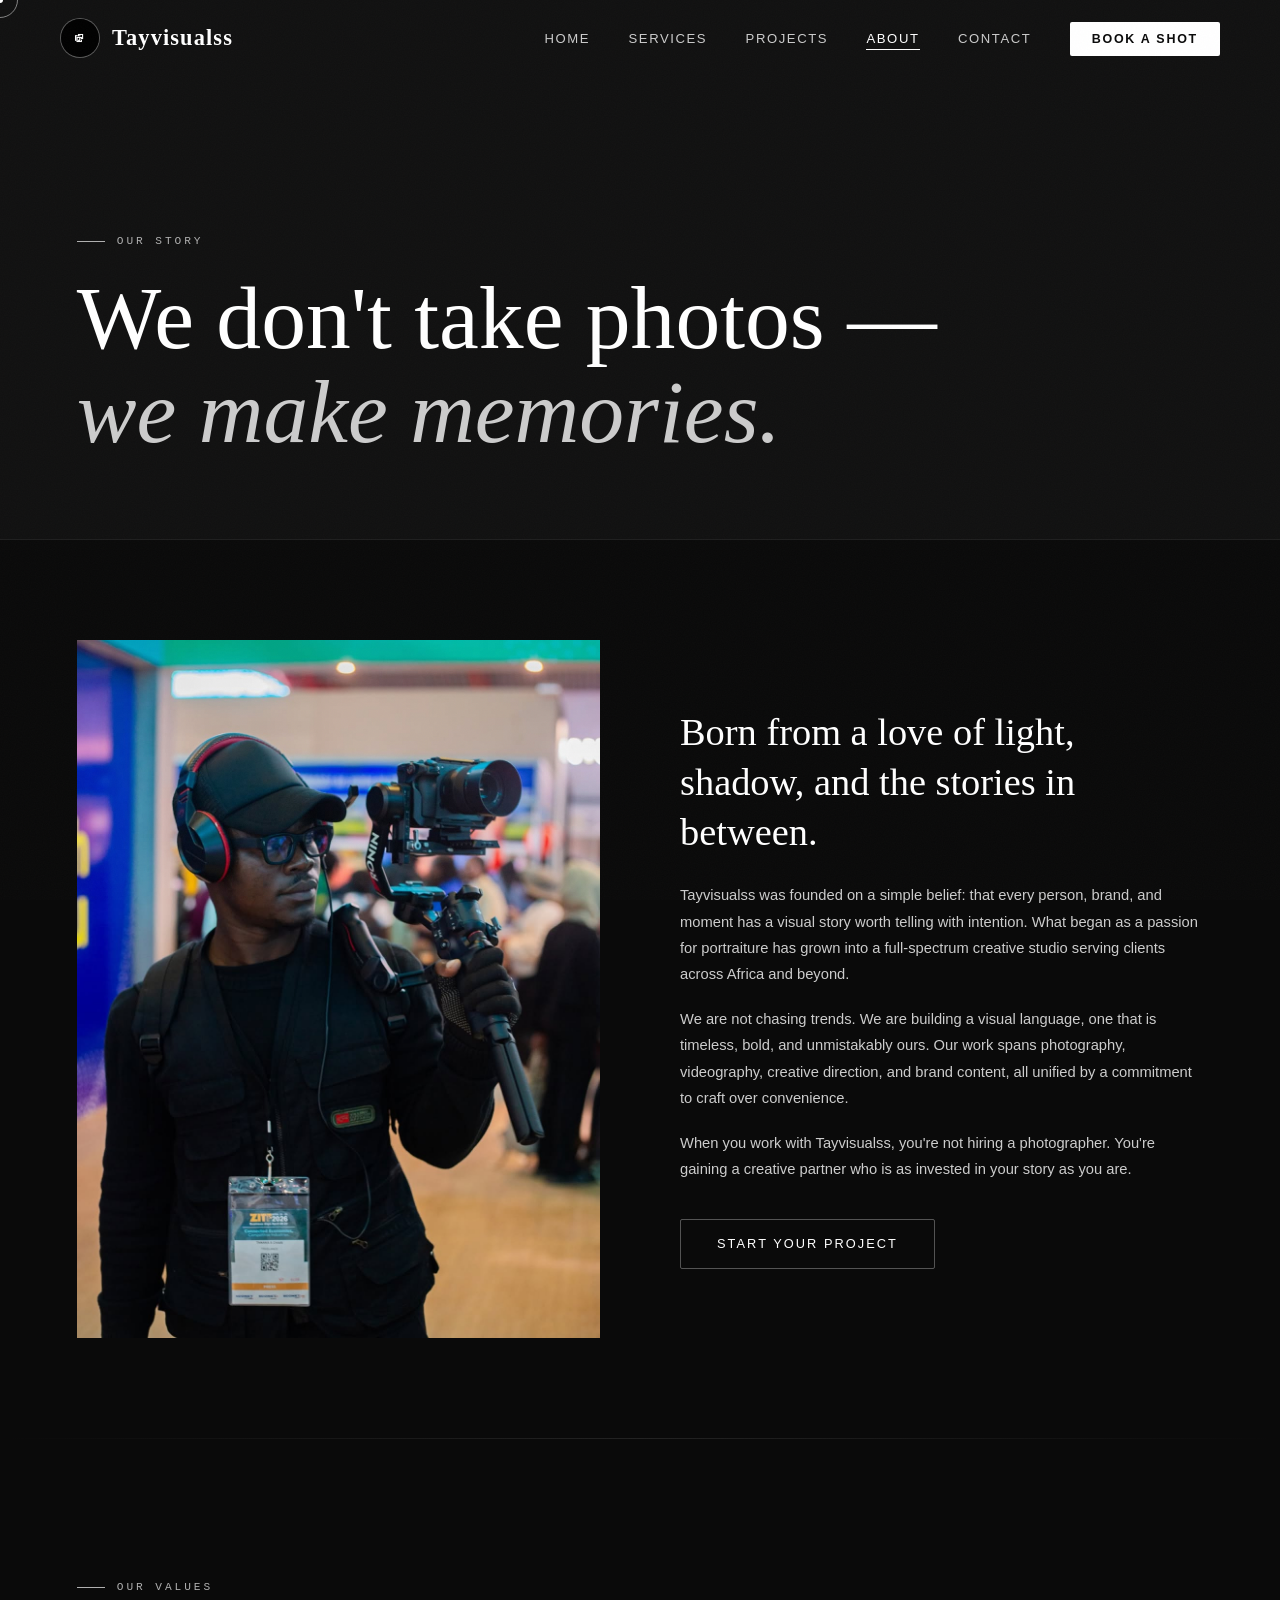
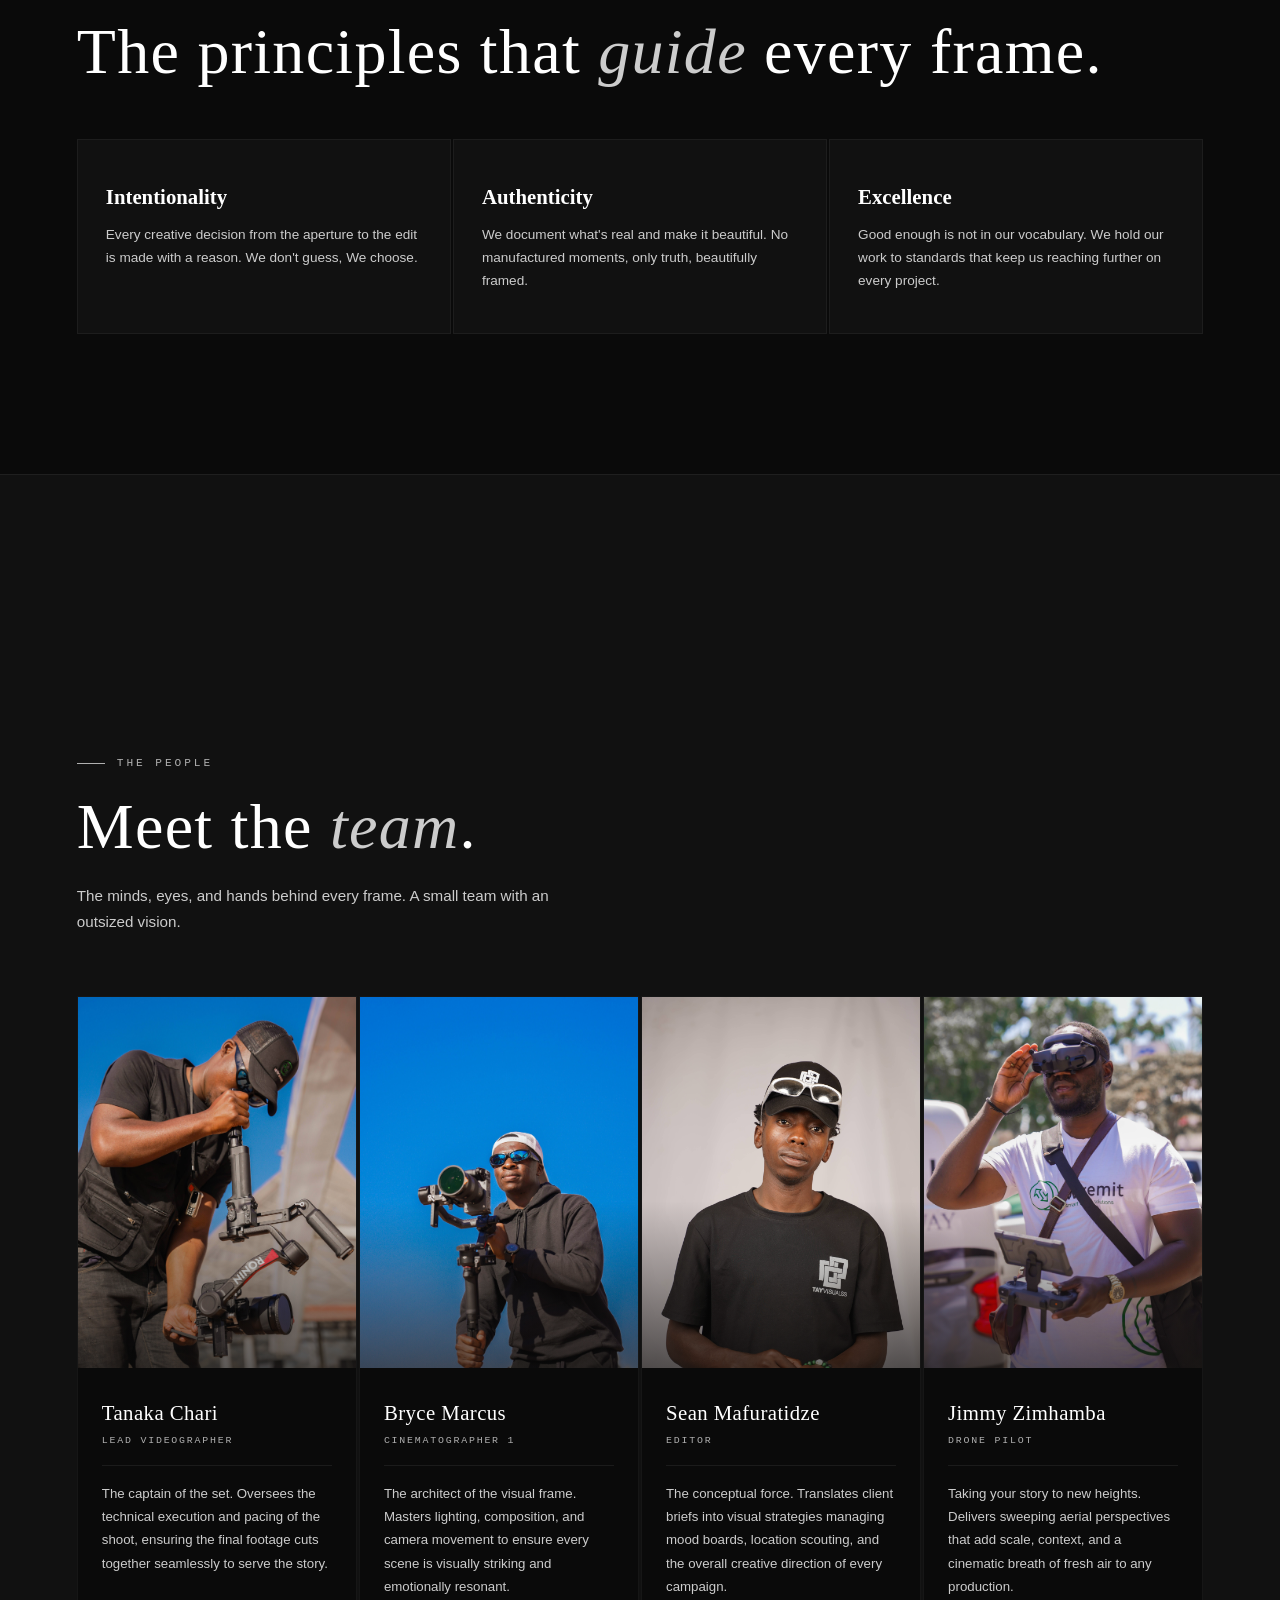
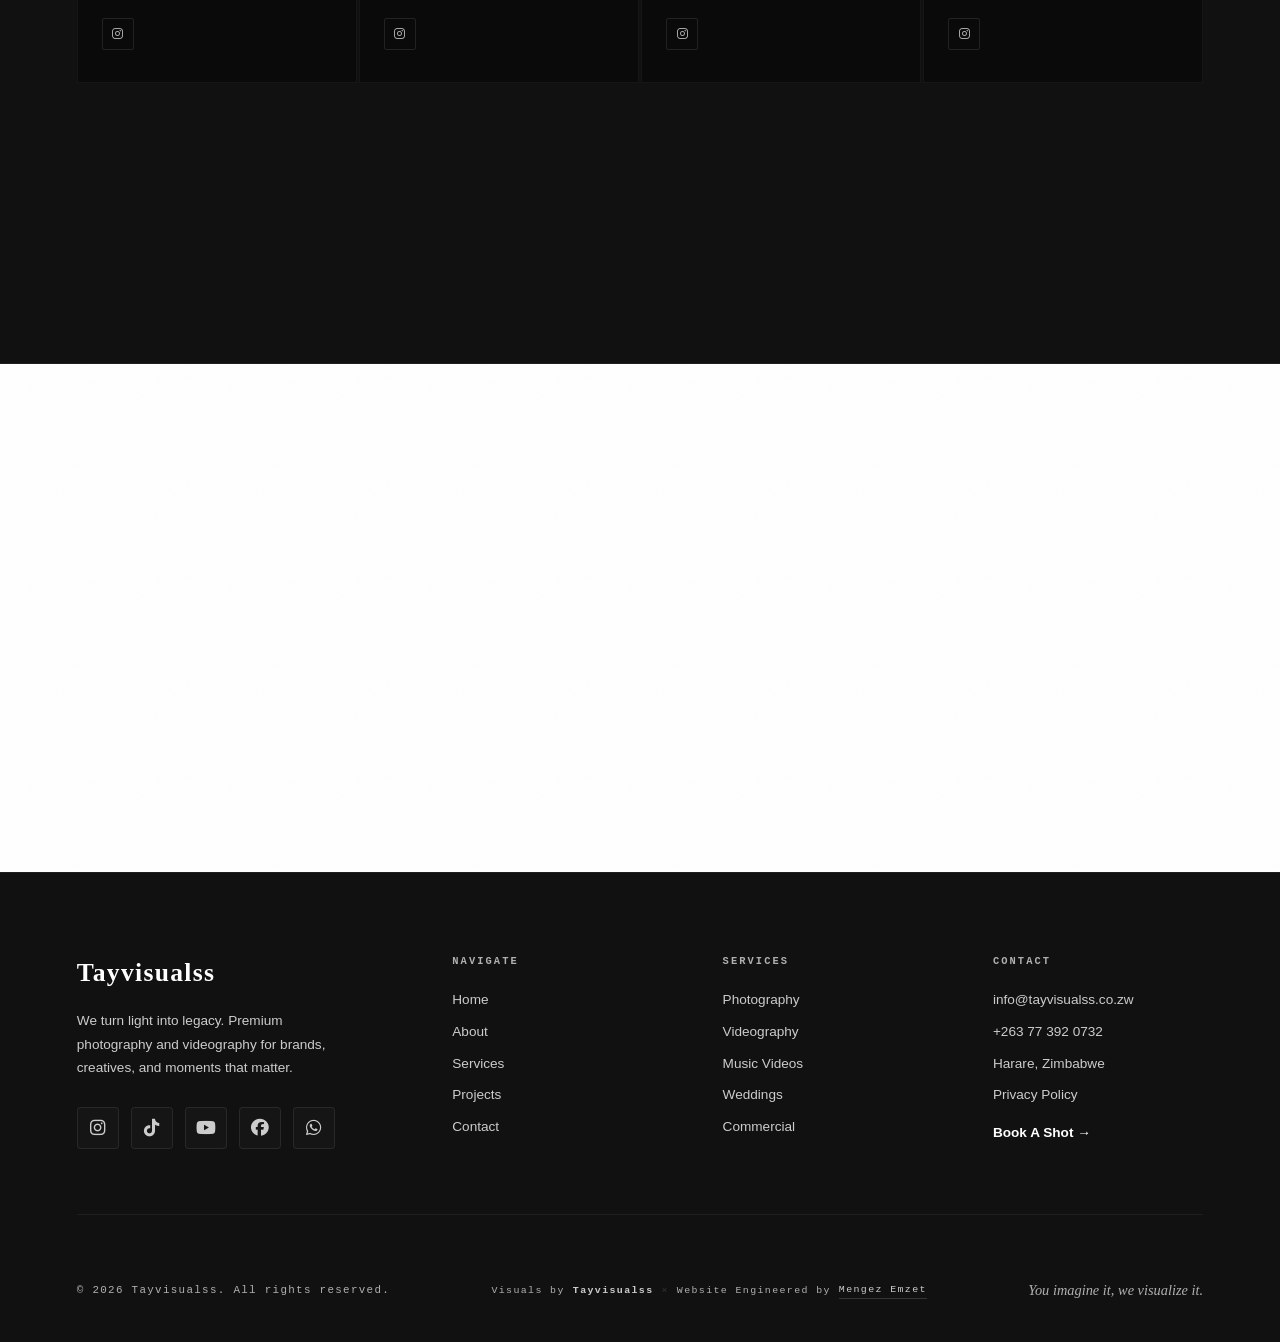
<file: about.html>
<!DOCTYPE html>
<html lang="en">
<head>
  <meta charset="UTF-8" />
  <meta name="viewport" content="width=device-width, initial-scale=1.0, maximum-scale=1.0, user-scalable=no" />
  <meta name="description" content="Tayvisualss — Premium photography & videography. We visualize the stories you imagine." />
  <title>Tayvisualss, Videography & Photography</title>
  <link rel="stylesheet" href="https://cdnjs.cloudflare.com/ajax/libs/font-awesome/6.5.0/css/all.min.css" />
  <link rel="stylesheet" href="style.css" />
  <link rel="icon" href="assets/logo.jpeg" />
  <meta http-equiv="Content-Security-Policy" content="default-src 'self'; script-src 'self' 'unsafe-inline' https://www.google.com/recaptcha/ https://www.gstatic.com/recaptcha/; style-src 'self' 'unsafe-inline' https://cdnjs.cloudflare.com https://fonts.googleapis.com; font-src 'self' https://cdnjs.cloudflare.com https://fonts.gstatic.com data:; img-src 'self' data: blob: https://img.youtube.com https://images.unsplash.com; media-src 'self'; frame-src https://www.google.com/recaptcha/ https://recaptcha.google.com/; connect-src 'self' https://formspree.io; form-action 'self' https://formspree.io; base-uri 'self'; object-src 'none';">
  <meta http-equiv="X-XSS-Protection" content="1; mode=block" />
  <meta http-equiv="X-Content-Type-Options" content="nosniff" />
  <meta http-equiv="X-Frame-Options" content="DENY" />
  <meta http-equiv="Referrer-Policy" content="strict-origin-when-cross-origin" />
  <meta name="robots" content="noimageindex, noodp" />
</head>
<body>

<!-- ─── PAGE LOADER ─────────────────────────────────── -->
<!-- ════════════════════════════════════════════════
     PAGE LOADER
════════════════════════════════════════════════ -->
<div id="page-loader">
    <div class="loader-logo">Tayvisualss</div>
    <div class="loader-bar-wrapper">
      <div class="loader-bar">
        <div class="loader-bar-progress"></div>
      </div>
      <div class="loader-percentage">
        <span id="loader-percent">0</span>%
      </div>
    </div>
  </div>

<!-- ─── PAGE TRANSITION CURTAIN ────────────────────── -->
<div class="page-transition"></div>

<!-- ─── CUSTOM CURSOR ────────────────────────────────── -->
<div class="cursor-dot"></div>
<div class="cursor-ring"></div>

<!-- ─── MOBILE MENU OVERLAY ─────────────────────────── -->
<div class="mobile-menu-overlay"></div>

<!-- ─── MOBILE MENU ──────────────────────────────────── -->
<nav class="mobile-menu">
    <ul class="mobile-nav-links">
      <li><a class="mobile-nav-link" href="index.html" data-page="home">Home</a></li>
      <li><a class="mobile-nav-link" href="about.html" data-page="about">About</a></li>
      <li><a class="mobile-nav-link" href="services.html" data-page="services">Services</a></li>
      <li><a class="mobile-nav-link" href="projects.html" data-page="projects">Projects</a></li>
      <li><a class="mobile-nav-link" href="contact.html" data-page="contact">Contact</a></li>
    </ul>
    <a class="mobile-nav-cta" href="book.html" data-page="book">Book A Shot</a>
    <p class="mobile-menu-footer">© 2026 Tayvisualss</p>
  </nav>

<!-- ─── NAVBAR ───────────────────────────────────────── -->
<header id="navbar">
    <div class="nav-inner">
      <a class="nav-brand" href="#" data-page="home">
        <!-- ─── PICTURE LOGO ────────────────────────────────── -->
        <div class="nav-logo-wrapper">
          <picture class="nav-logo-picture">
            <!-- WebP format (modern browsers) -->
            <source 
              srcset="assets/logo.jpeg" 
              type="image/webp"
            >
            <!-- PNG fallback -->
            <source 
              srcset="assets/logo.jpeg" 
              type="image/png"
            >
            <!-- SVG fallback (if you want to keep it) -->
            <img 
              src="assets/logo.jpeg" 
              alt="TayVisualss Logo" 
              class="nav-logo-img"
              width="40"
              height="40"
              loading="lazy"
            >
          </picture>
        </div>
        <span class="nav-name">Tayvisualss</span>
      </a>
  
      <ul class="nav-links">
        <li><a class="nav-link active" href="index.html" data-page="home">Home</a></li>
        <li><a class="nav-link" href="services.html" data-page="services">Services</a></li>
        <li><a class="nav-link" href="projects.html" data-page="projects">Projects</a></li>
        <li><a class="nav-link" href="about.html" data-page="about">About</a></li>
        <li><a class="nav-link" href="contact.html" data-page="contact">Contact</a></li>
        <li><a class="nav-cta" href="book.html" data-page="book">Book A Shot</a></li>
      </ul>
  
      <button class="hamburger" aria-label="Menu">
        <span></span><span></span><span></span>
      </button>
    </div>
  </header>

<main>

    <div class="about-hero">
      <div class="about-hero-content">
        <div class="reveal from-left">
          <span class="section-label">Our Story</span>
        </div>
        <h1 class="about-hero-title reveal from-bottom">
          We don't take photos —
          <em>we make memories.</em>
        </h1>
      </div>
    </div>
  
    <div class="section" style="padding-top:100px;padding-bottom:100px">
      <div class="about-split">
        <div class="reveal from-left">
          <div class="about-image-frame">
            <img 
                src="images/tay1.jpg" 
                alt="TayVisualss creative team at work" 
                class="about-image"
                loading="lazy"
            />
            <div class="about-image-accent"></div>
          </div>
        </div>
        <div class="about-text-block reveal from-right">
          <h3>Born from a love of light, shadow, and the stories in between.</h3>
          <p>Tayvisualss was founded on a simple belief: that every person, brand, and moment has a visual story worth telling with intention. What began as a passion for portraiture has grown into a full-spectrum creative studio serving clients across Africa and beyond.</p>
          <p>We are not chasing trends. We are building a visual language, one that is timeless, bold, and unmistakably ours. Our work spans photography, videography, creative direction, and brand content, all unified by a commitment to craft over convenience.</p>
          <p>When you work with Tayvisualss, you're not hiring a photographer. You're gaining a creative partner who is as invested in your story as you are.</p>
          <div style="margin-top:36px">
            <a class="btn-secondary" href="book.html" data-page="book">Start Your Project</a>
          </div>
        </div>
      </div>
    </div>
  
    <div class="divider"></div>
  
    <div class="section">
      <div class="reveal from-top">
        <span class="section-label">Our Values</span>
        <h2 class="section-title">The principles that <em>guide</em> every frame.</h2>
      </div>
      <div class="about-values" style="margin-top:52px">
        <div class="value-item reveal from-left">
          <h4 class="value-item-title">Intentionality</h4>
          <p class="value-item-desc">Every creative decision from the aperture to the edit is made with a reason. We don't guess, We choose.</p>
        </div>
        <div class="value-item reveal from-bottom reveal-delay-2">
          <h4 class="value-item-title">Authenticity</h4>
          <p class="value-item-desc">We document what's real and make it beautiful. No manufactured moments, only truth, beautifully framed.</p>
        </div>
        <div class="value-item reveal from-right reveal-delay-1">
          <h4 class="value-item-title">Excellence</h4>
          <p class="value-item-desc">Good enough is not in our vocabulary. We hold our work to standards that keep us reaching further on every project.</p>
        </div>
      </div>
    </div>
  
  <!-- ─── MEET THE TEAM ───────────────────────────────── -->
  <div class="team-section">
    <div class="section">
      <div class="reveal from-left">
        <span class="section-label">The People</span>
        <h2 class="section-title">Meet the <em>team</em>.</h2>
        <p class="section-desc">The minds, eyes, and hands behind every frame. A small team with an outsized vision.</p>
      </div>

      <div class="team-grid">

        <!-- Member 1 -->
        <div class="team-card reveal from-left">
          <div class="team-img-wrap">
            <img
              src="images/Tanaka Chari.jpg"
              alt="Tanaka Chari - Lead Videographer"
              class="team-img"
              loading="lazy"
              draggable="false"
              data-no-context="true"
            />
            <div class="team-img-overlay"></div>
          </div>
          <div class="team-info">
            <div class="team-name">Tanaka Chari</div>
            <div class="team-role">Lead Videographer</div>
            <p class="team-bio">The captain of the set. Oversees the technical execution and pacing of the shoot, ensuring the final footage cuts together seamlessly to serve the story.</p>
            <div class="team-socials">
              <a href="#" class="team-social-link" title="Instagram" aria-label="Tay on Instagram">
                <i class="fa-brands fa-instagram"></i>
              </a>
            </div>
          </div>
        </div>

        <!-- Member 2 -->
        <div class="team-card reveal from-bottom reveal-delay-2">
          <div class="team-img-wrap">
            <img
              src="images/Bryce Marcus.jpg"
              alt="Bryce Marcus - Cinematographer 1"
              class="team-img"
              loading="lazy"
              draggable="false"
              data-no-context="true"
            />
            <div class="team-img-overlay"></div>
          </div>
          <div class="team-info">
            <div class="team-name">Bryce Marcus</div>
            <div class="team-role">Cinematographer 1</div>
            <p class="team-bio">The architect of the visual frame. Masters lighting, composition, and camera movement to ensure every scene is visually striking and emotionally resonant.</p>
            <div class="team-socials">
              <a href="#" class="team-social-link" title="Instagram" aria-label="on Instagram">
                <i class="fa-brands fa-instagram"></i>
              </a>
            </div>
          </div>
        </div>

        <!-- Member 3 -->
        <div class="team-card reveal from-right reveal-delay-1">
          <div class="team-img-wrap">
            <img
              src="images/Sean Mafuratidze.jpg"
              alt="Sean Mafuratidze - Editor"
              class="team-img"
              loading="lazy"
              draggable="false"
              data-no-context="true"
            />
            <div class="team-img-overlay"></div>
          </div>
          <div class="team-info">
            <div class="team-name">Sean Mafuratidze</div>
            <div class="team-role">Editor</div>
            <p class="team-bio">The conceptual force. Translates client briefs into visual strategies managing mood boards, location scouting, and the overall creative direction of every campaign.</p>
            <div class="team-socials">
              <a href="#" class="team-social-link" title="Instagram" aria-label="on Instagram">
                <i class="fa-brands fa-instagram"></i>
              </a>
            </div>
          </div>
        </div>


        <div class="team-card reveal from-right reveal-delay-1">
          <div class="team-img-wrap">
            <img
              src="images/Jimmy Zimhamba.jpg"
              alt="Jimmy Zimhamba - Drone Pilot"
              class="team-img"
              loading="lazy"
              draggable="false"
              data-no-context="true"
            />
            <div class="team-img-overlay"></div>
          </div>
          <div class="team-info">
            <div class="team-name">Jimmy Zimhamba</div>
            <div class="team-role">Drone Pilot</div>
            <p class="team-bio">Taking your story to new heights. Delivers sweeping aerial perspectives that add scale, context, and a cinematic breath of fresh air to any production.</p>
            <div class="team-socials">
              <a href="#" class="team-social-link" title="Instagram" aria-label="on Instagram">
                <i class="fa-brands fa-instagram"></i>
              </a>
            </div>
          </div>
        </div>
      </div>
    </div>
  </div>

  <div class="cta-band">
    <div class="cta-band-grain"></div>
    <h2 class="cta-band-title reveal from-bottom">Your story is <em>waiting</em>.</h2>
    <p class="cta-band-sub reveal from-bottom reveal-delay-2">Let's turn your vision into something the world can see.</p>
    
    <div class="cta-band-actions reveal from-bottom reveal-delay-3" style="position: relative; z-index: 10;">
      <a class="btn-dark" href="book.html" onclick="window.location.href='book.html'; return false;">Book A Shot</a>
      <a class="btn-outline-dark" href="services.html" onclick="window.location.href='services.html'; return false;">View Services</a>
    </div>
  </div>
  
  </main>


<!-- ─── FOOTER ───────────────────────────────────────── -->
<footer>
  <div class="footer-inner">
    <div class="footer-top">
      <div class="footer-brand">
        <span class="nav-name">Tayvisualss</span>
        <p>We turn light into legacy. Premium photography and videography for brands, creatives, and moments that matter.</p>
        <div class="footer-social">
          <a href="https://www.instagram.com/tayvisualss" target="_blank" rel="noopener" title="Instagram" aria-label="Instagram">
            <i class="fa-brands fa-instagram"></i>
          </a>
          <a href="https://www.tiktok.com/@tayvisualss" target="_blank" rel="noopener" title="TikTok" aria-label="TikTok">
            <i class="fa-brands fa-tiktok"></i>
          </a>
          <a href="http://www.youtube.com/@tayvisualss" target="_blank" rel="noopener" title="YouTube" aria-label="YouTube">
            <i class="fa-brands fa-youtube"></i>
          </a>
          <a href="https://www.facebook.com/tayoffficial" target="_blank" rel="noopener" title="Facebook" aria-label="Facebook">
            <i class="fa-brands fa-facebook"></i>
          </a>
          <a href="https://wa.me/263773920732" target="_blank" rel="noopener" title="WhatsApp" aria-label="WhatsApp">
            <i class="fa-brands fa-whatsapp"></i>
          </a>
        </div>
      </div>
 
      <div class="footer-col">
        <h5>Navigate</h5>
        <a href="index.html" data-page="home">Home</a>
        <a href="about.html" data-page="about">About</a>
        <a href="services.html" data-page="services">Services</a>
        <a href="projects.html" data-page="projects">Projects</a>
        <a href="contact.html" data-page="contact">Contact</a>
      </div>
 
      <div class="footer-col">
        <h5>Services</h5>
        <a href="services.html" data-page="services">Photography</a>
        <a href="services.html" data-page="services">Videography</a>
        <a href="services.html" data-page="services">Music Videos</a>
        <a href="services.html" data-page="services">Weddings</a>
        <a href="services.html" data-page="services">Commercial</a>
      </div>
 
      <div class="footer-col">
        <h5>Contact</h5>
        <a>info@tayvisualss.co.zw</a>
        <a href="+263 77 392 0732">+263 77 392 0732</a>
        <a>Harare, Zimbabwe</a>
        <a href="privacy.html" style="color:var(--silver)">Privacy Policy</a>
        <a href="book.html" data-page="book" style="margin-top:16px;color:var(--white);font-weight:600">Book A Shot →</a>
      </div>
    </div>
 
    <div class="footer-bottom">
      <p class="footer-copy">© 2026 Tayvisualss. All rights reserved.</p>
      <p class="footer-credit">
        Visuals by <span class="footer-credit-brand">Tayvisualss</span>
        <span class="footer-credit-divider">×</span>
        Website Engineered by <a href="https://mengez-emzet.github.io/mengezemzet.co.zw/" target="_blank" rel="noopener" class="footer-credit-link">Mengez Emzet</a>
      </p>
      <p class="footer-tagline">You imagine it, we visualize it.</p>
    </div>
  </div>
</footer>

<script src="script.js"></script>
</body>
</html>
</file>
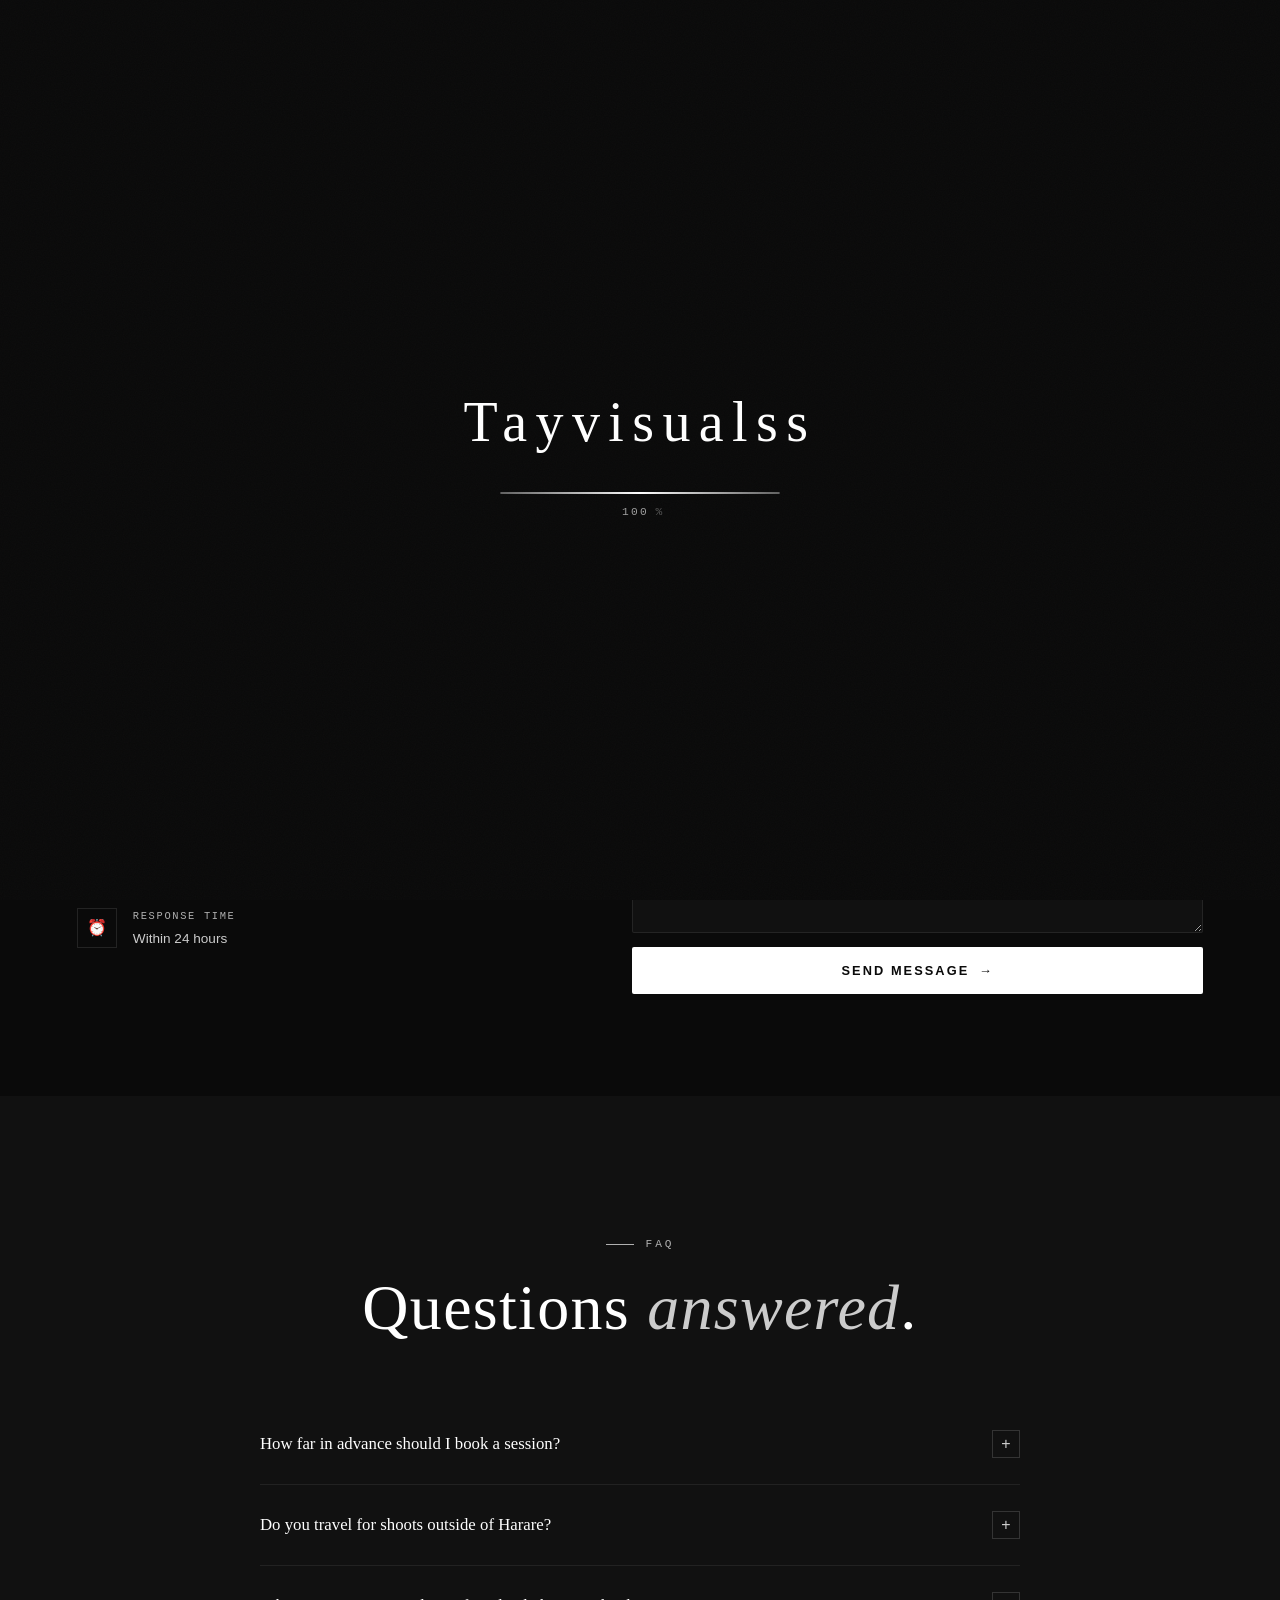
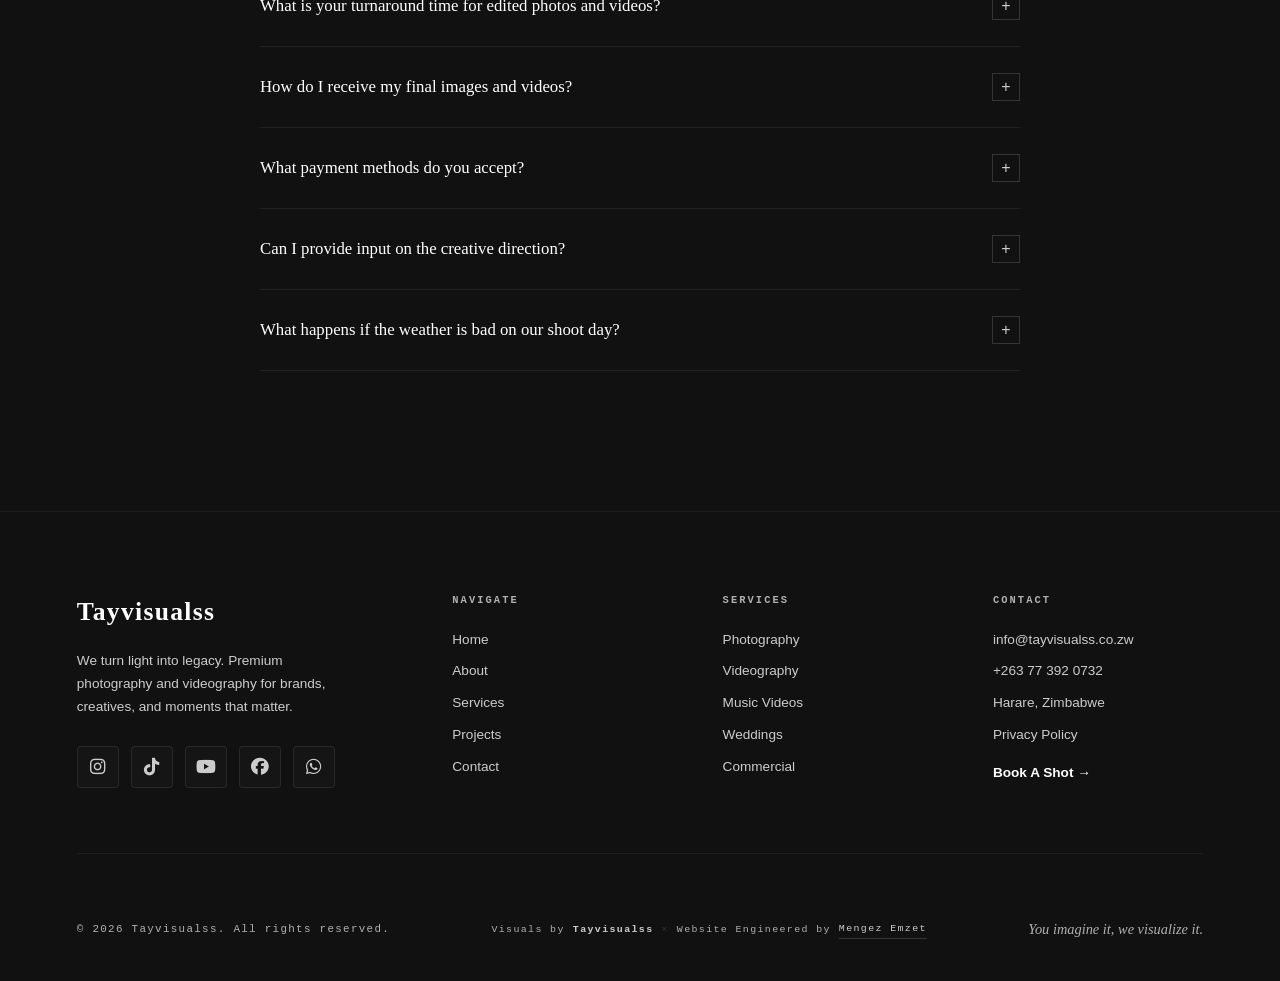
<file: contact.html>
<!DOCTYPE html>
<html lang="en">
<head>
  <meta charset="UTF-8" />
  <meta name="viewport" content="width=device-width, initial-scale=1.0, maximum-scale=1.0, user-scalable=no" />
  <meta name="description" content="TayVisualss — Premium photography & videography. We visualize the stories you imagine." />
  <title>Tayvisualss, Videography & Photography</title>
  <link rel="stylesheet" href="https://cdnjs.cloudflare.com/ajax/libs/font-awesome/6.5.0/css/all.min.css" />
  <link rel="stylesheet" href="style.css" />
  <link rel="icon" href="assets/logo.jpeg" />
  <meta http-equiv="Content-Security-Policy" content="default-src 'self'; script-src 'self' 'unsafe-inline' https://www.google.com/recaptcha/ https://www.gstatic.com/recaptcha/; style-src 'self' 'unsafe-inline' https://cdnjs.cloudflare.com https://fonts.googleapis.com; font-src 'self' https://cdnjs.cloudflare.com https://fonts.gstatic.com data:; img-src 'self' data: blob: https://img.youtube.com https://images.unsplash.com; media-src 'self'; frame-src https://www.google.com/recaptcha/ https://recaptcha.google.com/; connect-src 'self' https://formspree.io; form-action 'self' https://formspree.io; base-uri 'self'; object-src 'none';">
  <meta http-equiv="X-XSS-Protection" content="1; mode=block" />
  <meta http-equiv="X-Content-Type-Options" content="nosniff" />
  <meta http-equiv="X-Frame-Options" content="DENY" />
  <meta http-equiv="Referrer-Policy" content="strict-origin-when-cross-origin" />
  <meta name="robots" content="noimageindex, noodp" />
</head>
<body>

<!-- ════════════════════════════════════════════════
     PAGE LOADER
════════════════════════════════════════════════ -->
<div id="page-loader">
    <div class="loader-logo">Tayvisualss</div>
    <div class="loader-bar-wrapper">
      <div class="loader-bar">
        <div class="loader-bar-progress"></div>
      </div>
      <div class="loader-percentage">
        <span id="loader-percent">0</span>%
      </div>
    </div>
  </div>

<!-- ─── PAGE TRANSITION CURTAIN ────────────────────── -->
<div class="page-transition"></div>

<!-- ─── CUSTOM CURSOR ────────────────────────────────── -->
<div class="cursor-dot"></div>
<div class="cursor-ring"></div>

<!-- ─── MOBILE MENU OVERLAY ─────────────────────────── -->
<div class="mobile-menu-overlay"></div>

<!-- ─── MOBILE MENU ──────────────────────────────────── -->
<nav class="mobile-menu">
  <ul class="mobile-nav-links">
    <li><a class="mobile-nav-link" href="index.html" data-page="home">Home</a></li>
    <li><a class="mobile-nav-link" href="services.html" data-page="services">Services</a></li>
    <li><a class="mobile-nav-link" href="projects.html" data-page="projects">Projects</a></li>
    <li><a class="mobile-nav-link" href="about.html" data-page="about">About</a></li>
    <li><a class="mobile-nav-link" href="contact.html" data-page="contact">Contact</a></li>
  </ul>
  <a class="mobile-nav-cta" href="book.html" data-page="book">Book A Shot</a>
  <p class="mobile-menu-footer">© 2026 Tayvisualss</p>
</nav>

<!-- ─── NAVBAR ───────────────────────────────────────── -->
<header id="navbar">
    <div class="nav-inner">
      <a class="nav-brand" href="index.html" data-page="home">
        <!-- ─── PICTURE LOGO ────────────────────────────────── -->
        <div class="nav-logo-wrapper">
          <picture class="nav-logo-picture">
            <!-- WebP format (modern browsers) -->
            <source 
              srcset="assets/logo.jpeg" 
              type="image/webp"
            >
            <!-- PNG fallback -->
            <source 
              srcset="assets/logo.jpeg" 
              type="image/png"
            >
            <!-- SVG fallback (if you want to keep it) -->
            <img 
              src="assets/logo.jpeg" 
              alt="TayVisualss Logo" 
              class="nav-logo-img"
              width="40"
              height="40"
              loading="lazy"
            >
          </picture>
        </div>
        <span class="nav-name">Tayvisualss</span>
      </a>
  
      <ul class="nav-links">
        <li><a class="nav-link active" href="index.html" data-page="home">Home</a></li>
        <li><a class="nav-link" href="services.html" data-page="services">Services</a></li>
        <li><a class="nav-link" href="projects.html" data-page="projects">Projects</a></li>
        <li><a class="nav-link" href="about.html" data-page="about">About</a></li>
        <li><a class="nav-link" href="contact.html" data-page="contact">Contact</a></li>
        <li><a class="nav-cta" href="book.html" data-page="book">Book A Shot</a></li>
      </ul>
  
      <button class="hamburger" aria-label="Menu">
        <span></span><span></span><span></span>
      </button>
    </div>
  </header>

  <main>
    <div class="contact-hero">
      <div class="contact-hero-content">
        <span class="section-label reveal from-left">Say Hello</span>
        <h1 class="about-hero-title reveal from-bottom">
          Let's start a
          <em>conversation.</em>
        </h1>
      </div>
    </div>
  
    <div class="section" style="padding-top:100px;padding-bottom:100px">
      <div class="contact-grid">
        <!-- INFO -->
        <div class="reveal from-left">
          <h3>We're always looking forward to new creative challenges.</h3>
          <p>Whether you have a project in mind, a question about our services, or just want to explore what we can create together, the door is always open.</p>
  
          <div class="contact-detail">
            <div class="contact-detail-icon">✉</div>
            <div>
              <div class="contact-detail-label">Email</div>
              <div class="contact-detail-text">hello@tayvisualss.com</div>
            </div>
          </div>
          <div class="contact-detail">
            <div class="contact-detail-icon">📞</div>
            <div>
              <div class="contact-detail-label">Phone / WhatsApp</div>
              <div class="contact-detail-text">+263 77 000 0000</div>
            </div>
          </div>
          <div class="contact-detail">
            <div class="contact-detail-icon">📍</div>
            <div>
              <div class="contact-detail-label">Based In</div>
              <div class="contact-detail-text">Gweru, Zimbabwe<br><span style="font-size:0.78rem;color:var(--light-grey)">Available for travel worldwide</span></div>
            </div>
          </div>
          <div class="contact-detail">
            <div class="contact-detail-icon">⏰</div>
            <div>
              <div class="contact-detail-label">Response Time</div>
              <div class="contact-detail-text">Within 24 hours</div>
            </div>
          </div>
        </div>
  
        <!-- FORM -->
        <div class="reveal from-right">
          <form class="contact-form" id="contact-form" action="https://formspree.io/f/YOUR_FORMSPREE_ID" method="POST">
              <div class="form-row">
              <div class="form-group">
                <label class="form-label">First Name</label>
                <input class="form-input" type="text" placeholder="Your first name" required />
              </div>
              <div class="form-group">
                <label class="form-label">Last Name</label>
                <input class="form-input" type="text" placeholder="Your last name" required />
              </div>
            </div>
            <div class="form-group">
              <label class="form-label">Email Address</label>
              <input class="form-input" type="email" placeholder="hello@youremail.com" required />
            </div>
            <div class="form-group">
              <label class="form-label">What Are You Interested In?</label>
              <select class="form-select form-input">
                <option value="">Select a service...</option>
                <option>Photography</option>
                <option>Videography</option>
                <option>Music Video</option>
                <option>Wedding Coverage</option>
                <option>Commercial Shoot</option>
                <option>Creative Direction</option>
                <option>Other</option>
              </select>
            </div>
            <div class="form-group">
              <label class="form-label">Your Message</label>
              <textarea class="form-textarea" placeholder="Tell us about your project, vision, or any questions you have..." required></textarea>
            </div>
<!-- ─── HONEYPOT — hidden from humans, catches bots ── -->
              <div style="position: absolute; left: -9999px; top: -9999px; opacity: 0; pointer-events: none;" aria-hidden="true">
                  <input type="text" name="website" tabindex="-1" autocomplete="off" />
              </div>
              <button type="submit" class="form-submit">
              <span>Send Message</span>
              <span>→</span>
            </button>
            <div class="form-error"></div>
            <div class="form-success"> Message sent! We'll be in touch within 24 hours.</div>
          </form>
        </div>
      </div>
    </div>
  
    <!-- FAQ -->
    <div class="section-full faq-section" style="padding:var(--section-pad) clamp(20px,6vw,80px)">
      <div style="max-width:1400px;margin:0 auto">
        <div class="reveal from-top" style="text-align:center;max-width:600px;margin:0 auto 60px">
          <span class="section-label" style="justify-content:center">FAQ</span>
          <h2 class="section-title">Questions <em>answered</em>.</h2>
        </div>
  
        <div class="faq-list">
          <div class="faq-item reveal from-left">
            <div class="faq-question">
              <span class="faq-q-text">How far in advance should I book a session?</span>
              <div class="faq-icon">+</div>
            </div>
            <div class="faq-answer">
              <p class="faq-a-text">We recommend booking at least 2–4 weeks in advance for standard sessions. For weddings and larger productions, we advise booking 3–6 months ahead to secure your date, especially for peak seasons. That said, if you need something sooner, reach out we always do our best to accommodate.</p>
            </div>
          </div>
  
          <div class="faq-item reveal from-right reveal-delay-1">
            <div class="faq-question">
              <span class="faq-q-text">Do you travel for shoots outside of Harare?</span>
              <div class="faq-icon">+</div>
            </div>
            <div class="faq-answer">
              <p class="faq-a-text">Absolutely. Tayvisualss is available for shoots across Zimbabwe and internationally. Travel and accommodation costs for remote or international locations are discussed during the quoting process and added transparently to the project cost.</p>
            </div>
          </div>
  
          <div class="faq-item reveal from-left reveal-delay-2">
            <div class="faq-question">
              <span class="faq-q-text">What is your turnaround time for edited photos and videos?</span>
              <div class="faq-icon">+</div>
            </div>
            <div class="faq-answer">
              <p class="faq-a-text">Standard turnaround is 7–10 business days for photography and 2–3 weeks for video projects. Rush delivery is available on select packages. We always communicate timelines clearly upfront so there are no surprises.</p>
            </div>
          </div>
  
          <div class="faq-item reveal from-right">
            <div class="faq-question">
              <span class="faq-q-text">How do I receive my final images and videos?</span>
              <div class="faq-icon">+</div>
            </div>
            <div class="faq-answer">
              <p class="faq-a-text">All final deliverables are provided via a private, password protected online gallery for photos and a download link for videos. You'll receive high-resolution files with full personal usage rights. Social media-optimized versions are included as standard.</p>
            </div>
          </div>
  
          <div class="faq-item reveal from-left reveal-delay-1">
            <div class="faq-question">
              <span class="faq-q-text">What payment methods do you accept?</span>
              <div class="faq-icon">+</div>
            </div>
            <div class="faq-answer">
              <p class="faq-a-text">We accept Ecocash, USD cash, and international wire transfers. A non-refundable deposit (typically 30–50%) is required to confirm your booking, with the balance due on or before the shoot day.</p>
            </div>
          </div>
  
          <div class="faq-item reveal from-right reveal-delay-2">
            <div class="faq-question">
              <span class="faq-q-text">Can I provide input on the creative direction?</span>
              <div class="faq-icon">+</div>
            </div>
            <div class="faq-answer">
              <p class="faq-a-text">Always. Your vision is the foundation of every project. We encourage clients to share mood boards, references, and ideas before every shoot. Our role is to take your vision and elevate it, not replace it. The best results come from genuine collaboration.</p>
            </div>
          </div>
  
          <div class="faq-item reveal from-left">
            <div class="faq-question">
              <span class="faq-q-text">What happens if the weather is bad on our shoot day?</span>
              <div class="faq-icon">+</div>
            </div>
            <div class="faq-answer">
              <p class="faq-a-text">For outdoor shoots affected by severe weather, we offer a complimentary reschedule with no penalty. Light overcast conditions can actually be ideal for certain photography styles — we'll advise you on the best course of action based on the specific shoot requirements.</p>
            </div>
          </div>
        </div>
      </div>
    </div>
  
  </main>


<!-- ─── FOOTER ───────────────────────────────────────── -->
<footer>
  <div class="footer-inner">
    <div class="footer-top">
      <div class="footer-brand">
        <span class="nav-name">Tayvisualss</span>
        <p>We turn light into legacy. Premium photography and videography for brands, creatives, and moments that matter.</p>
        <div class="footer-social">
          <a href="https://www.instagram.com/tayvisualss" target="_blank" rel="noopener" title="Instagram" aria-label="Instagram">
            <i class="fa-brands fa-instagram"></i>
          </a>
          <a href="https://www.tiktok.com/@tayvisualss" target="_blank" rel="noopener" title="TikTok" aria-label="TikTok">
            <i class="fa-brands fa-tiktok"></i>
          </a>
          <a href="http://www.youtube.com/@tayvisualss" target="_blank" rel="noopener" title="YouTube" aria-label="YouTube">
            <i class="fa-brands fa-youtube"></i>
          </a>
          <a href="https://www.facebook.com/tayoffficial" target="_blank" rel="noopener" title="Facebook" aria-label="Facebook">
            <i class="fa-brands fa-facebook"></i>
          </a>
          <a href="https://wa.me/263773920732" target="_blank" rel="noopener" title="WhatsApp" aria-label="WhatsApp">
            <i class="fa-brands fa-whatsapp"></i>
          </a>
        </div>
      </div>
 
      <div class="footer-col">
        <h5>Navigate</h5>
        <a href="index.html" data-page="home">Home</a>
        <a href="about.html" data-page="about">About</a>
        <a href="services.html" data-page="services">Services</a>
        <a href="projects.html" data-page="projects">Projects</a>
        <a href="contact.html" data-page="contact">Contact</a>
      </div>
 
      <div class="footer-col">
        <h5>Services</h5>
        <a href="services.html" data-page="services">Photography</a>
        <a href="services.html" data-page="services">Videography</a>
        <a href="services.html" data-page="services">Music Videos</a>
        <a href="services.html" data-page="services">Weddings</a>
        <a href="services.html" data-page="services">Commercial</a>
      </div>
 
      <div class="footer-col">
        <h5>Contact</h5>
        <a>info@tayvisualss.co.zw</a>
        <a href="+263 77 392 0732">+263 77 392 0732</a>
        <a>Harare, Zimbabwe</a>
        <a href="privacy.html" style="color:var(--silver)">Privacy Policy</a>
        <a href="book.html" data-page="book" style="margin-top:16px;color:var(--white);font-weight:600">Book A Shot →</a>
      </div>
    </div>
 
    <div class="footer-bottom">
      <p class="footer-copy">© 2026 Tayvisualss. All rights reserved.</p>
      <p class="footer-credit">
        Visuals by <span class="footer-credit-brand">Tayvisualss</span>
        <span class="footer-credit-divider">×</span>
        Website Engineered by <a href="https://mengez-emzet.github.io/mengezemzet.co.zw/" target="_blank" rel="noopener" class="footer-credit-link">Mengez Emzet</a>
      </p>
      <p class="footer-tagline">You imagine it, we visualize it.</p>
    </div>
  </div>
</footer>

<script src="script.js"></script>
</body>
</html>
</file>
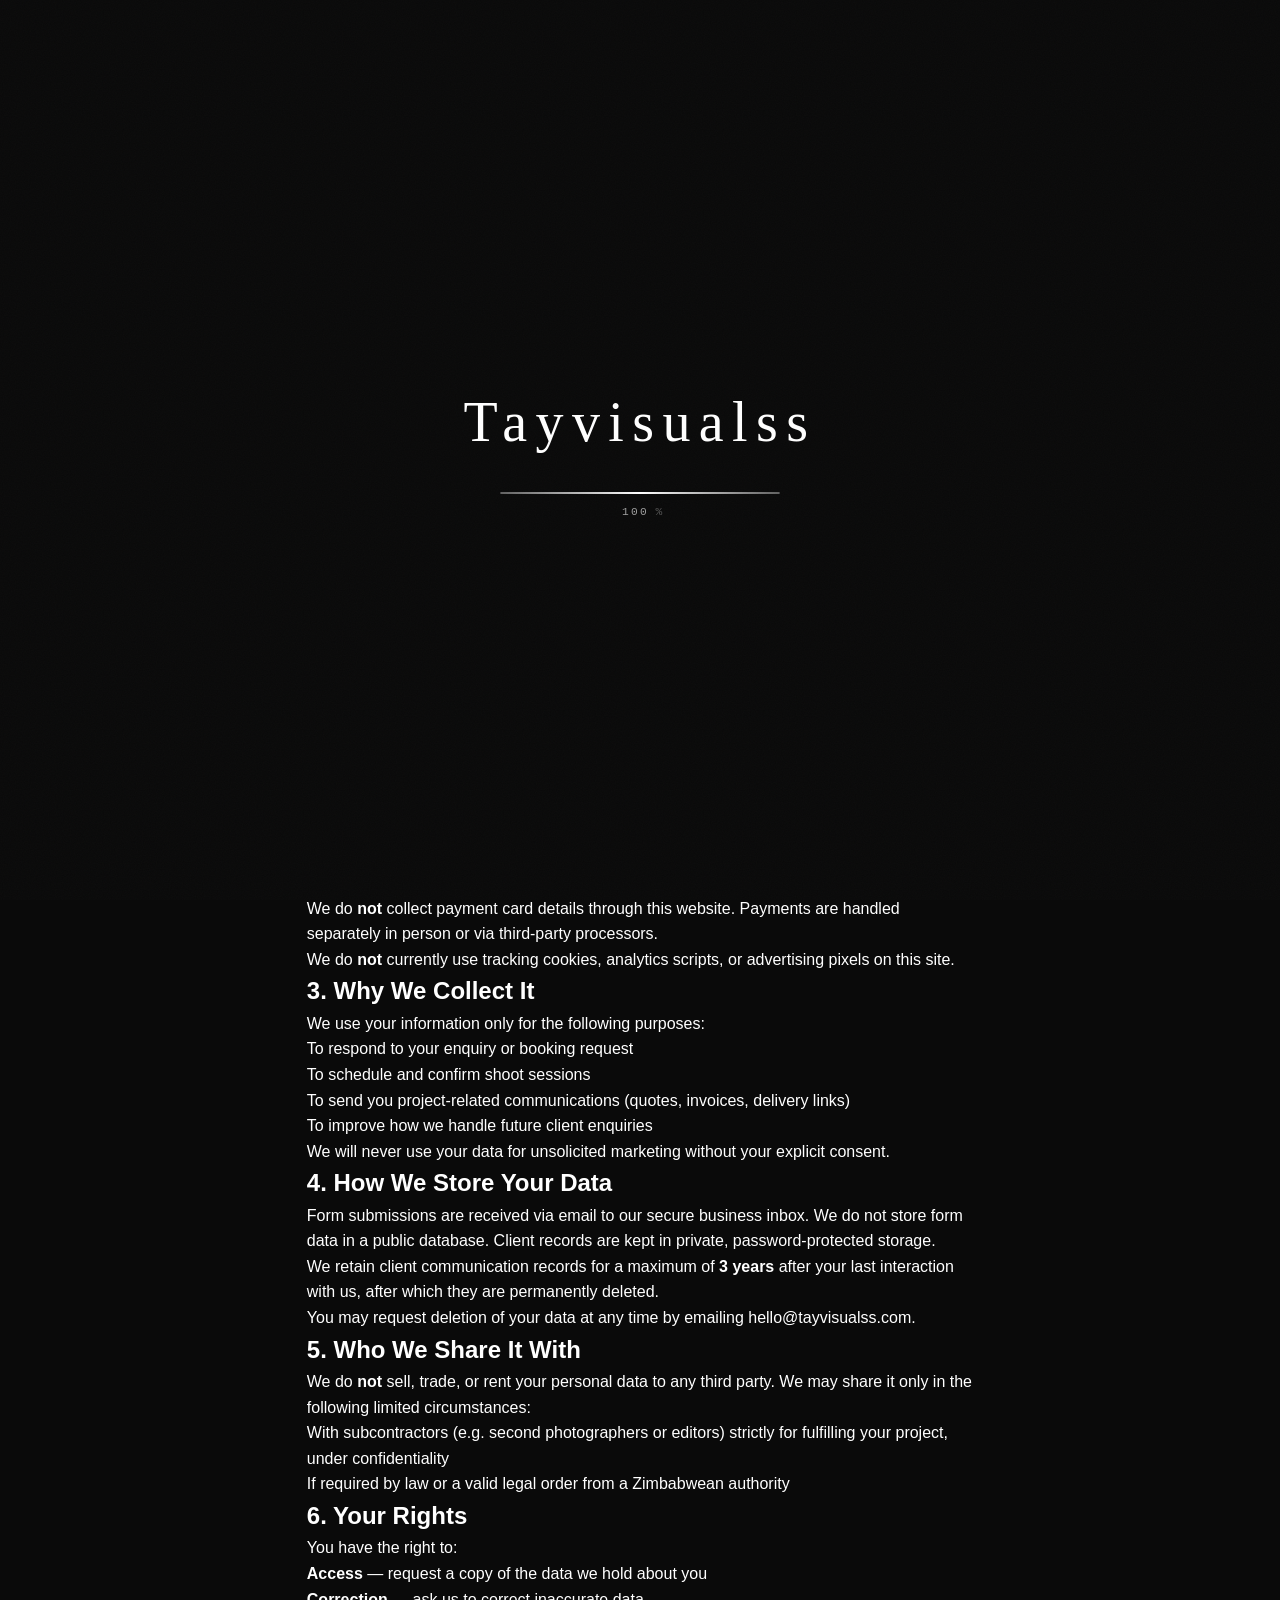
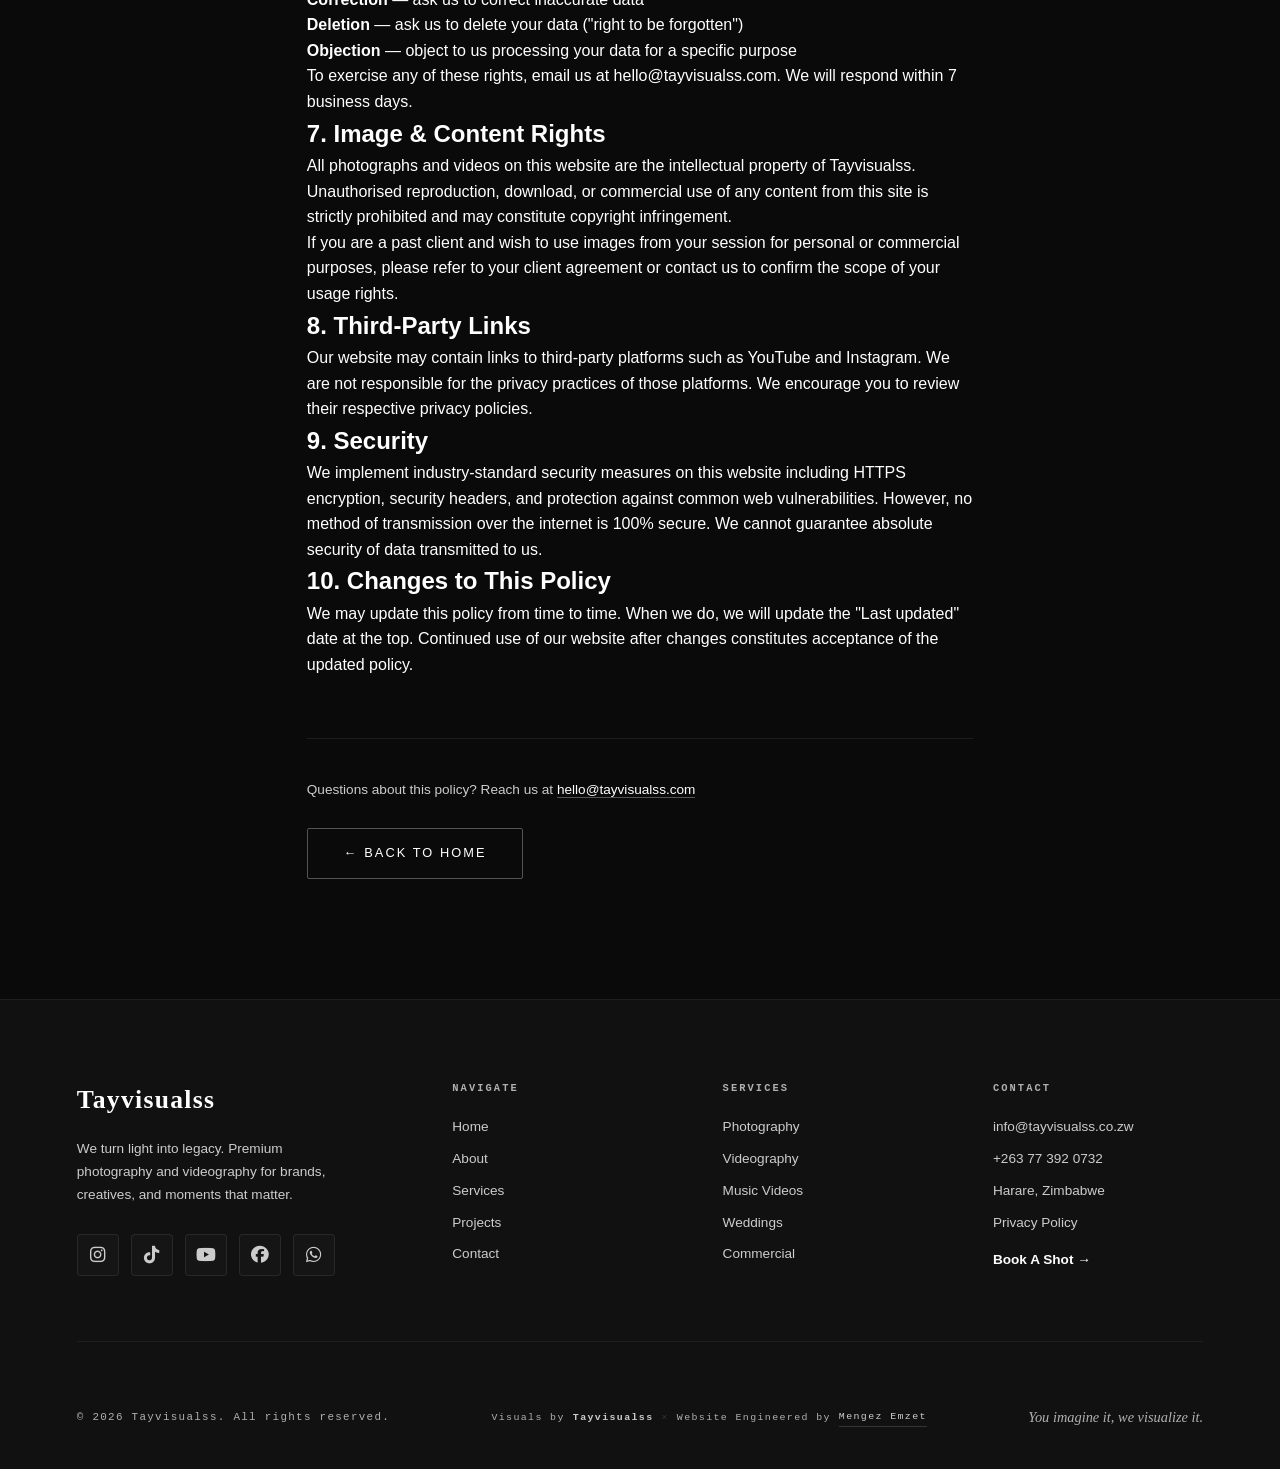
<file: privacy.html>
<!DOCTYPE html>
<html lang="en">
<head>
  <meta charset="UTF-8" />
  <meta name="viewport" content="width=device-width, initial-scale=1.0, maximum-scale=1.0, user-scalable=no" />
  <meta name="description" content="TayVisualss Privacy Policy — how we collect, use and protect your personal data." />
  <title>Privacy Policy — Tayvisualss</title>
  <link rel="stylesheet" href="https://cdnjs.cloudflare.com/ajax/libs/font-awesome/6.5.0/css/all.min.css" />
  <link rel="stylesheet" href="style.css" />
  <link rel="icon" href="assets/logo.jpeg" />
  <meta http-equiv="Content-Security-Policy" content="default-src 'self'; script-src 'self' 'unsafe-inline' https://www.google.com/recaptcha/ https://www.gstatic.com/recaptcha/; style-src 'self' 'unsafe-inline' https://cdnjs.cloudflare.com https://fonts.googleapis.com; font-src 'self' https://cdnjs.cloudflare.com https://fonts.gstatic.com data:; img-src 'self' data: blob: https://img.youtube.com https://images.unsplash.com; media-src 'self'; frame-src https://www.google.com/recaptcha/ https://recaptcha.google.com/; connect-src 'self' https://formspree.io; form-action 'self' https://formspree.io; base-uri 'self'; object-src 'none';">
  <meta http-equiv="X-XSS-Protection" content="1; mode=block" />
  <meta http-equiv="X-Content-Type-Options" content="nosniff" />
  <meta http-equiv="X-Frame-Options" content="DENY" />
  <meta http-equiv="Referrer-Policy" content="strict-origin-when-cross-origin" />
  <meta name="robots" content="noimageindex, noodp" />
</head>
<body>

<div id="page-loader">
  <div class="loader-logo">Tayvisualss</div>
  <div class="loader-bar-wrapper">
    <div class="loader-bar"><div class="loader-bar-progress"></div></div>
    <div class="loader-percentage"><span id="loader-percent">0</span>%</div>
  </div>
</div>

<div class="page-transition"></div>
<div class="cursor-dot"></div>
<div class="cursor-ring"></div>
<div class="mobile-menu-overlay"></div>

<nav class="mobile-menu">
  <ul class="mobile-nav-links">
    <li><a class="mobile-nav-link" href="index.html">Home</a></li>
    <li><a class="mobile-nav-link" href="services.html">Services</a></li>
    <li><a class="mobile-nav-link" href="projects.html">Projects</a></li>
    <li><a class="mobile-nav-link" href="about.html">About</a></li>
    <li><a class="mobile-nav-link" href="contact.html">Contact</a></li>
  </ul>
  <a class="mobile-nav-cta" href="book.html">Book A Shot</a>
  <p class="mobile-menu-footer">© 2026 Tayvisualss</p>
</nav>

<header id="navbar">
  <div class="nav-inner">
    <a class="nav-brand" href="index.html">
      <div class="nav-logo-wrapper">
        <img src="assets/logo.jpeg" alt="TayVisualss Logo" class="nav-logo-img" width="40" height="40" loading="lazy">
      </div>
      <span class="nav-name">Tayvisualss</span>
    </a>
    <ul class="nav-links">
      <li><a class="nav-link" href="index.html">Home</a></li>
      <li><a class="nav-link" href="services.html">Services</a></li>
      <li><a class="nav-link" href="projects.html">Projects</a></li>
      <li><a class="nav-link" href="contact.html">Contact</a></li>
      <li><a class="nav-link" href="about.html">About</a></li>
      <li><a class="nav-cta" href="book.html">Book A Shot</a></li>
    </ul>
    <button class="hamburger" aria-label="Menu"><span></span><span></span><span></span></button>
  </div>
</header>

<main>
  <!-- HERO -->
  <div class="about-hero" style="min-height:40vh">
    <div class="about-hero-content">
      <span class="section-label reveal from-left">Legal</span>
      <h1 class="about-hero-title reveal from-bottom">
        Privacy <em>Policy.</em>
      </h1>
    </div>
  </div>

  <!-- CONTENT -->
  <div class="section" style="padding-top:80px;padding-bottom:120px;max-width:820px">

    <p class="reveal from-bottom" style="font-family:var(--font-mono);font-size:0.68rem;letter-spacing:0.18em;text-transform:uppercase;color:var(--light-grey);margin-bottom:48px">
      Last updated: January 2026
    </p>

    <div class="privacy-block reveal from-left">
      <h2>1. Who We Are</h2>
      <p>TayVisualss is a photography and videography studio based in Harare, Zimbabwe. We operate the website at <strong>tayvisualss.com</strong>. When this policy says "we", "us" or "our", it means TayVisualss. When it says "you", it means you, the visitor or client.</p>
      <p>For questions about this policy, contact us at: <a href="mailto:hello@tayvisualss.com">hello@tayvisualss.com</a></p>
    </div>

    <div class="privacy-block reveal from-left">
      <h2>2. What Data We Collect</h2>
      <p>We only collect data you actively provide to us. This includes:</p>
      <ul>
        <li><strong>Contact form:</strong> First name, last name, email address, service interest, and your message.</li>
        <li><strong>Booking form:</strong> First name, last name, email, phone number, preferred service, preferred date and time, shoot location, project description, and how you found us.</li>
        <li><strong>Communications:</strong> Any emails or messages you send us directly.</li>
      </ul>
      <p>We do <strong>not</strong> collect payment card details through this website. Payments are handled separately in person or via third-party processors.</p>
      <p>We do <strong>not</strong> currently use tracking cookies, analytics scripts, or advertising pixels on this site.</p>
    </div>

    <div class="privacy-block reveal from-left">
      <h2>3. Why We Collect It</h2>
      <p>We use your information only for the following purposes:</p>
      <ul>
        <li>To respond to your enquiry or booking request</li>
        <li>To schedule and confirm shoot sessions</li>
        <li>To send you project-related communications (quotes, invoices, delivery links)</li>
        <li>To improve how we handle future client enquiries</li>
      </ul>
      <p>We will never use your data for unsolicited marketing without your explicit consent.</p>
    </div>

    <div class="privacy-block reveal from-left">
      <h2>4. How We Store Your Data</h2>
      <p>Form submissions are received via email to our secure business inbox. We do not store form data in a public database. Client records are kept in private, password-protected storage.</p>
      <p>We retain client communication records for a maximum of <strong>3 years</strong> after your last interaction with us, after which they are permanently deleted.</p>
      <p>You may request deletion of your data at any time by emailing <a href="mailto:hello@tayvisualss.com">hello@tayvisualss.com</a>.</p>
    </div>

    <div class="privacy-block reveal from-left">
      <h2>5. Who We Share It With</h2>
      <p>We do <strong>not</strong> sell, trade, or rent your personal data to any third party. We may share it only in the following limited circumstances:</p>
      <ul>
        <li>With subcontractors (e.g. second photographers or editors) strictly for fulfilling your project, under confidentiality</li>
        <li>If required by law or a valid legal order from a Zimbabwean authority</li>
      </ul>
    </div>

    <div class="privacy-block reveal from-left">
      <h2>6. Your Rights</h2>
      <p>You have the right to:</p>
      <ul>
        <li><strong>Access</strong> — request a copy of the data we hold about you</li>
        <li><strong>Correction</strong> — ask us to correct inaccurate data</li>
        <li><strong>Deletion</strong> — ask us to delete your data ("right to be forgotten")</li>
        <li><strong>Objection</strong> — object to us processing your data for a specific purpose</li>
      </ul>
      <p>To exercise any of these rights, email us at <a href="mailto:hello@tayvisualss.com">hello@tayvisualss.com</a>. We will respond within 7 business days.</p>
    </div>

    <div class="privacy-block reveal from-left">
      <h2>7. Image & Content Rights</h2>
      <p>All photographs and videos on this website are the intellectual property of Tayvisualss. Unauthorised reproduction, download, or commercial use of any content from this site is strictly prohibited and may constitute copyright infringement.</p>
      <p>If you are a past client and wish to use images from your session for personal or commercial purposes, please refer to your client agreement or contact us to confirm the scope of your usage rights.</p>
    </div>

    <div class="privacy-block reveal from-left">
      <h2>8. Third-Party Links</h2>
      <p>Our website may contain links to third-party platforms such as YouTube and Instagram. We are not responsible for the privacy practices of those platforms. We encourage you to review their respective privacy policies.</p>
    </div>

    <div class="privacy-block reveal from-left">
      <h2>9. Security</h2>
      <p>We implement industry-standard security measures on this website including HTTPS encryption, security headers, and protection against common web vulnerabilities. However, no method of transmission over the internet is 100% secure. We cannot guarantee absolute security of data transmitted to us.</p>
    </div>

    <div class="privacy-block reveal from-left">
      <h2>10. Changes to This Policy</h2>
      <p>We may update this policy from time to time. When we do, we will update the "Last updated" date at the top. Continued use of our website after changes constitutes acceptance of the updated policy.</p>
    </div>

    <div class="reveal from-bottom" style="margin-top:60px;padding-top:40px;border-top:1px solid rgba(255,255,255,0.08)">
      <p style="font-size:0.85rem;color:var(--silver)">Questions about this policy? Reach us at <a href="mailto:hello@tayvisualss.com" style="color:var(--white);border-bottom:1px solid rgba(255,255,255,0.3)">hello@tayvisualss.com</a></p>
      <a href="index.html" class="btn-secondary" style="display:inline-flex;margin-top:28px">← Back to Home</a>
    </div>

  </div>
</main>

<footer>
  <div class="footer-inner">
    <div class="footer-top">
      <div class="footer-brand">
        <span class="nav-name">Tayvisualss</span>
        <p>We turn light into legacy. Premium photography and videography for brands, creatives, and moments that matter.</p>
        <div class="footer-social">
          <a href="https://www.instagram.com/tayvisualss" target="_blank" rel="noopener" title="Instagram" aria-label="Instagram">
            <i class="fa-brands fa-instagram"></i>
          </a>
          <a href="https://www.tiktok.com/@tayvisualss" target="_blank" rel="noopener" title="TikTok" aria-label="TikTok">
            <i class="fa-brands fa-tiktok"></i>
          </a>
          <a href="http://www.youtube.com/@tayvisualss" target="_blank" rel="noopener" title="YouTube" aria-label="YouTube">
            <i class="fa-brands fa-youtube"></i>
          </a>
          <a href="https://www.facebook.com/tayoffficial" target="_blank" rel="noopener" title="Facebook" aria-label="Facebook">
            <i class="fa-brands fa-facebook"></i>
          </a>
          <a href="https://wa.me/263773920732" target="_blank" rel="noopener" title="WhatsApp" aria-label="WhatsApp">
            <i class="fa-brands fa-whatsapp"></i>
          </a>
        </div>
      </div>
 
      <div class="footer-col">
        <h5>Navigate</h5>
        <a href="index.html" data-page="home">Home</a>
        <a href="about.html" data-page="about">About</a>
        <a href="services.html" data-page="services">Services</a>
        <a href="projects.html" data-page="projects">Projects</a>
        <a href="contact.html" data-page="contact">Contact</a>
      </div>
 
      <div class="footer-col">
        <h5>Services</h5>
        <a href="services.html" data-page="services">Photography</a>
        <a href="services.html" data-page="services">Videography</a>
        <a href="services.html" data-page="services">Music Videos</a>
        <a href="services.html" data-page="services">Weddings</a>
        <a href="services.html" data-page="services">Commercial</a>
      </div>
 
      <div class="footer-col">
        <h5>Contact</h5>
        <a>info@tayvisualss.co.zw</a>
        <a href="+263 77 392 0732">+263 77 392 0732</a>
        <a>Harare, Zimbabwe</a>
        <a href="privacy.html" style="color:var(--silver)">Privacy Policy</a>
        <a href="book.html" data-page="book" style="margin-top:16px;color:var(--white);font-weight:600">Book A Shot →</a>
      </div>
    </div>
 
    <div class="footer-bottom">
      <p class="footer-copy">© 2026 Tayvisualss. All rights reserved.</p>
      <p class="footer-credit">
        Visuals by <span class="footer-credit-brand">Tayvisualss</span>
        <span class="footer-credit-divider">×</span>
        Website Engineered by <a href="https://mengez-emzet.github.io/mengezemzet.co.zw/" target="_blank" rel="noopener" class="footer-credit-link">Mengez Emzet</a>
      </p>
      <p class="footer-tagline">You imagine it, we visualize it.</p>
    </div>
  </div>
</footer>

<script src="script.js"></script>
</body>
</html>
</file>
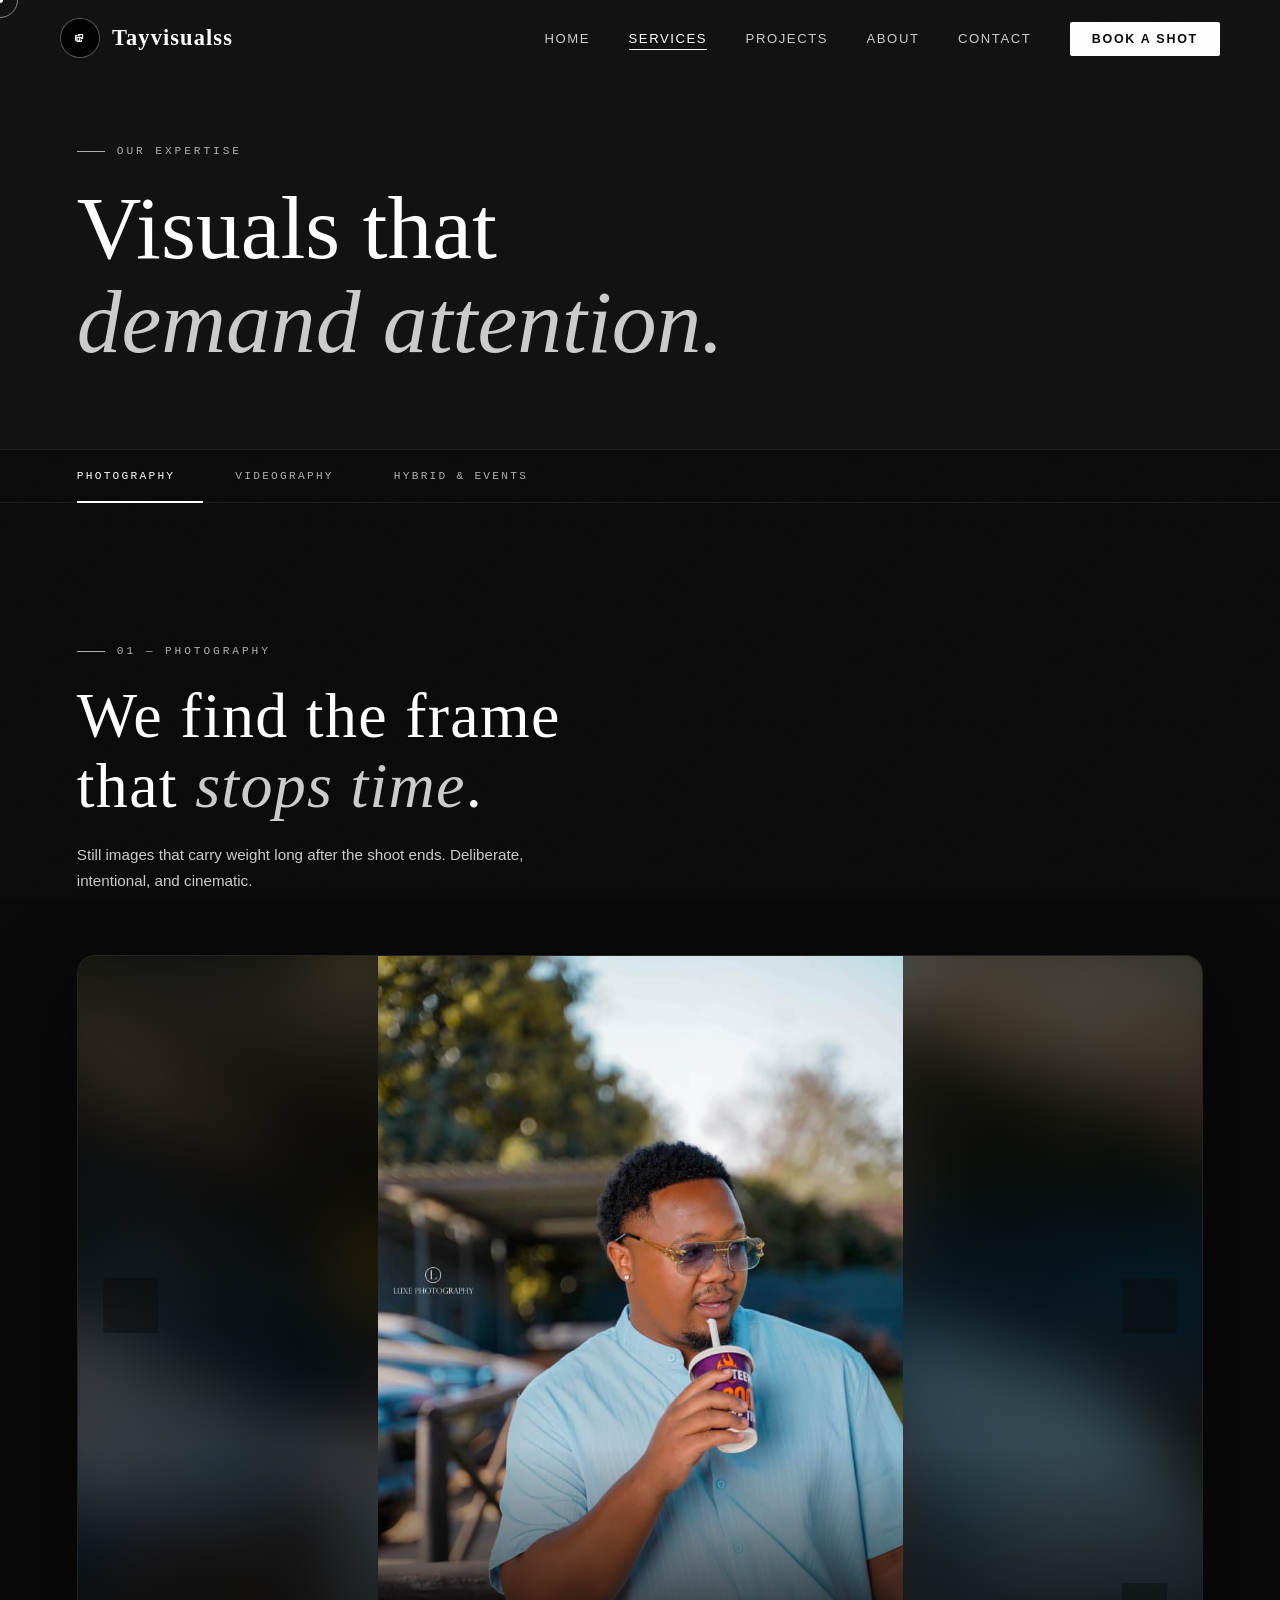
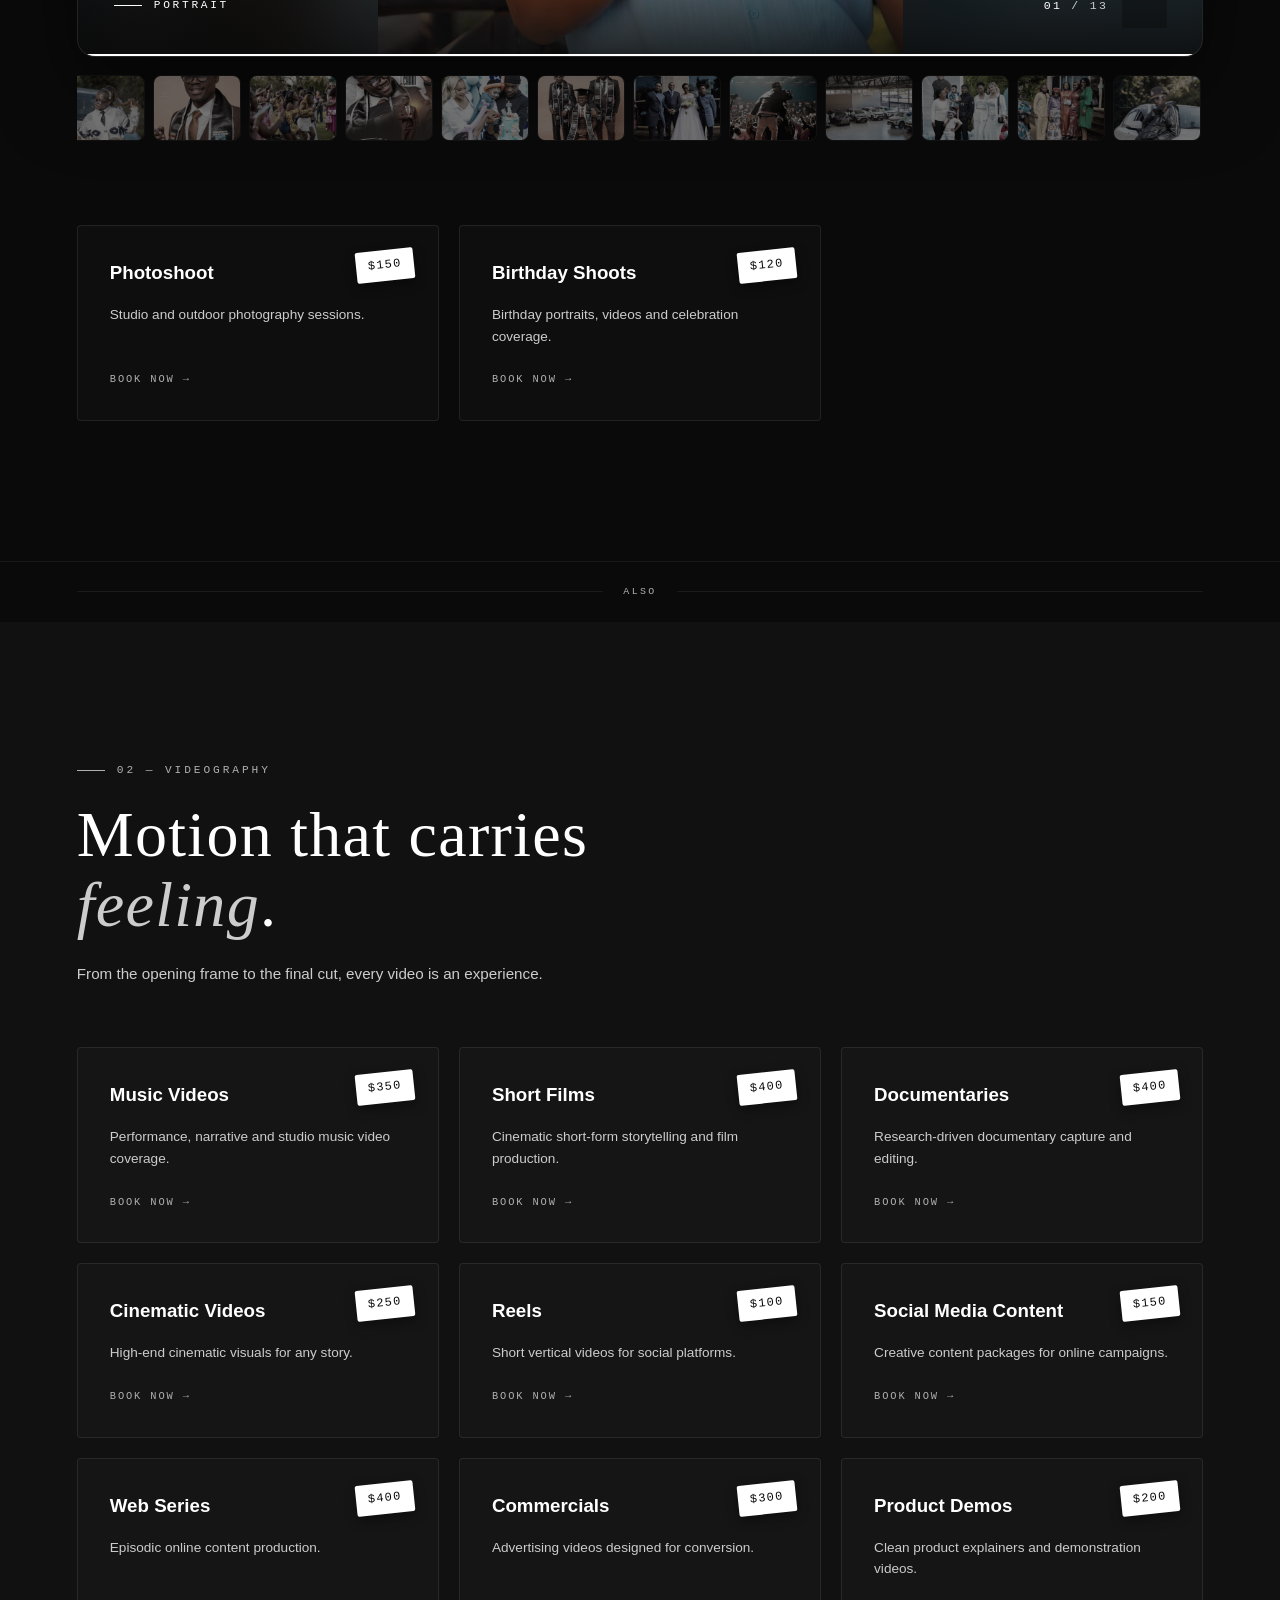
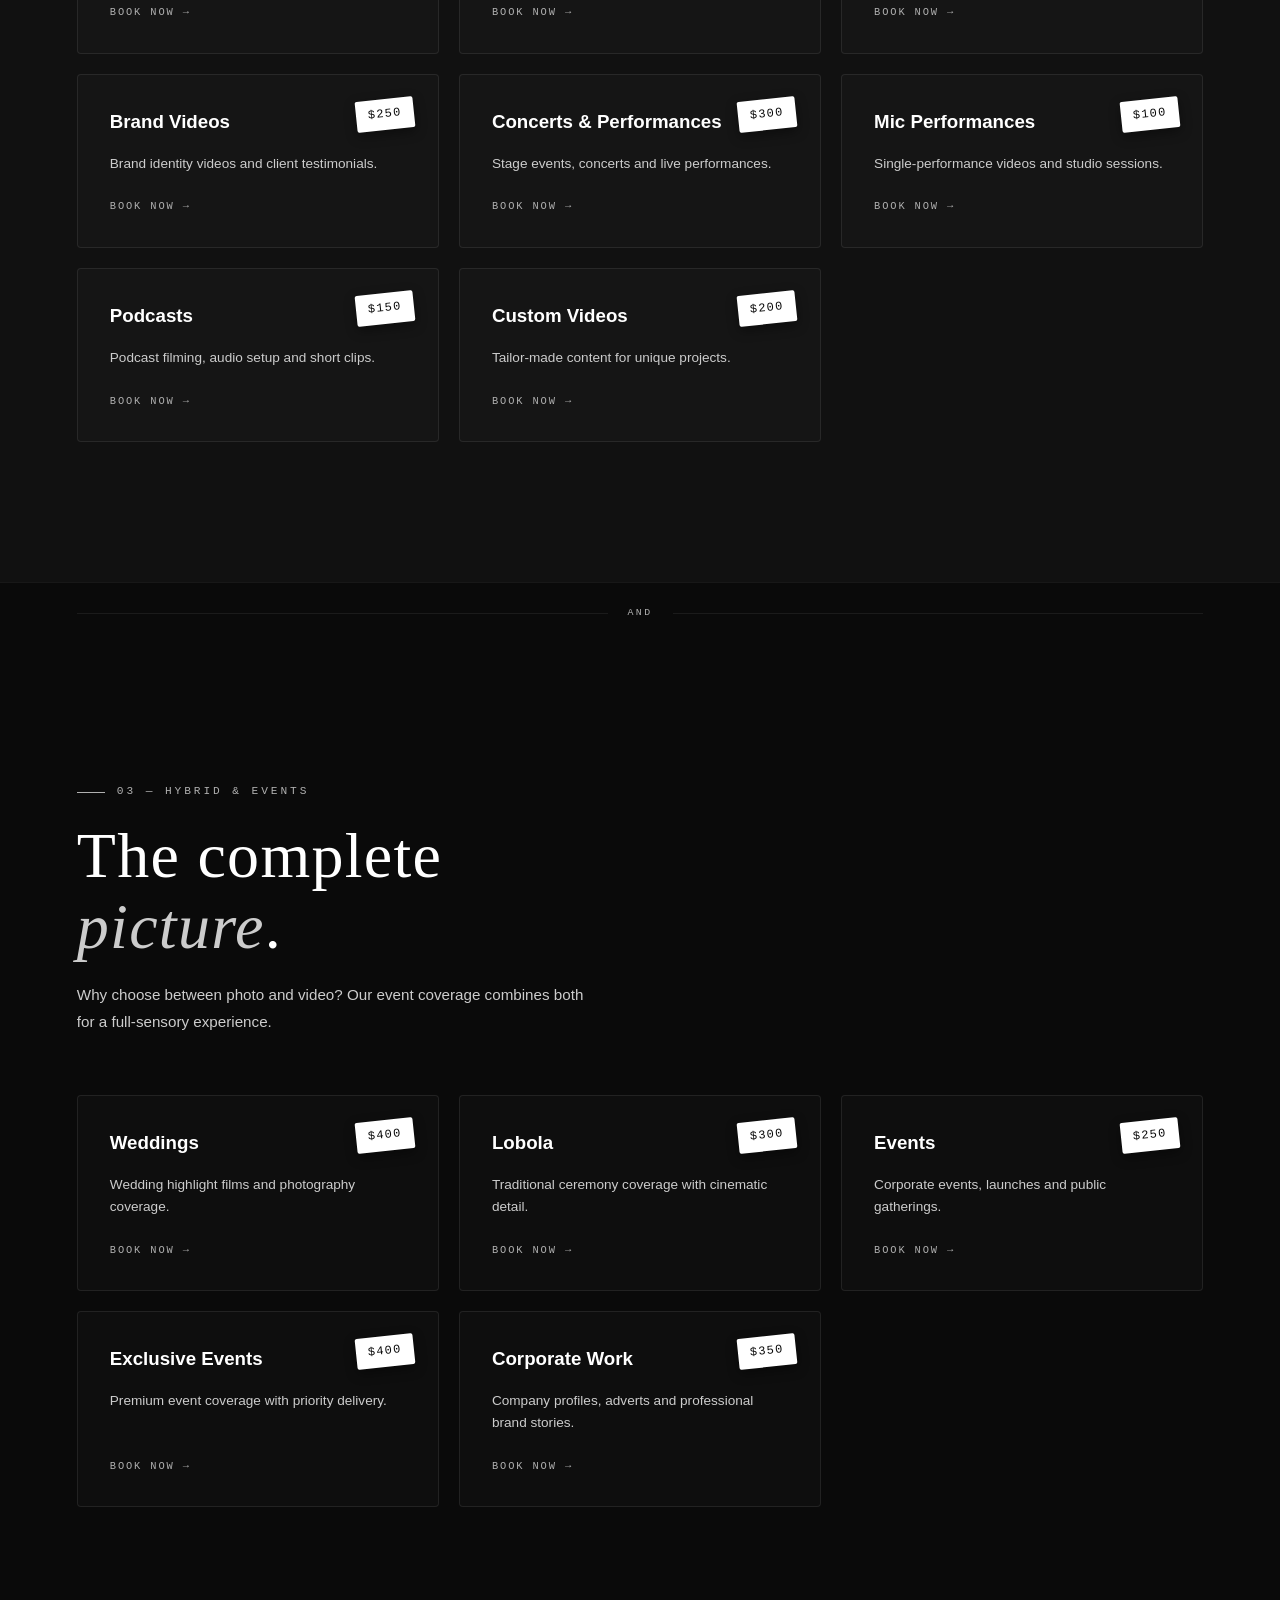
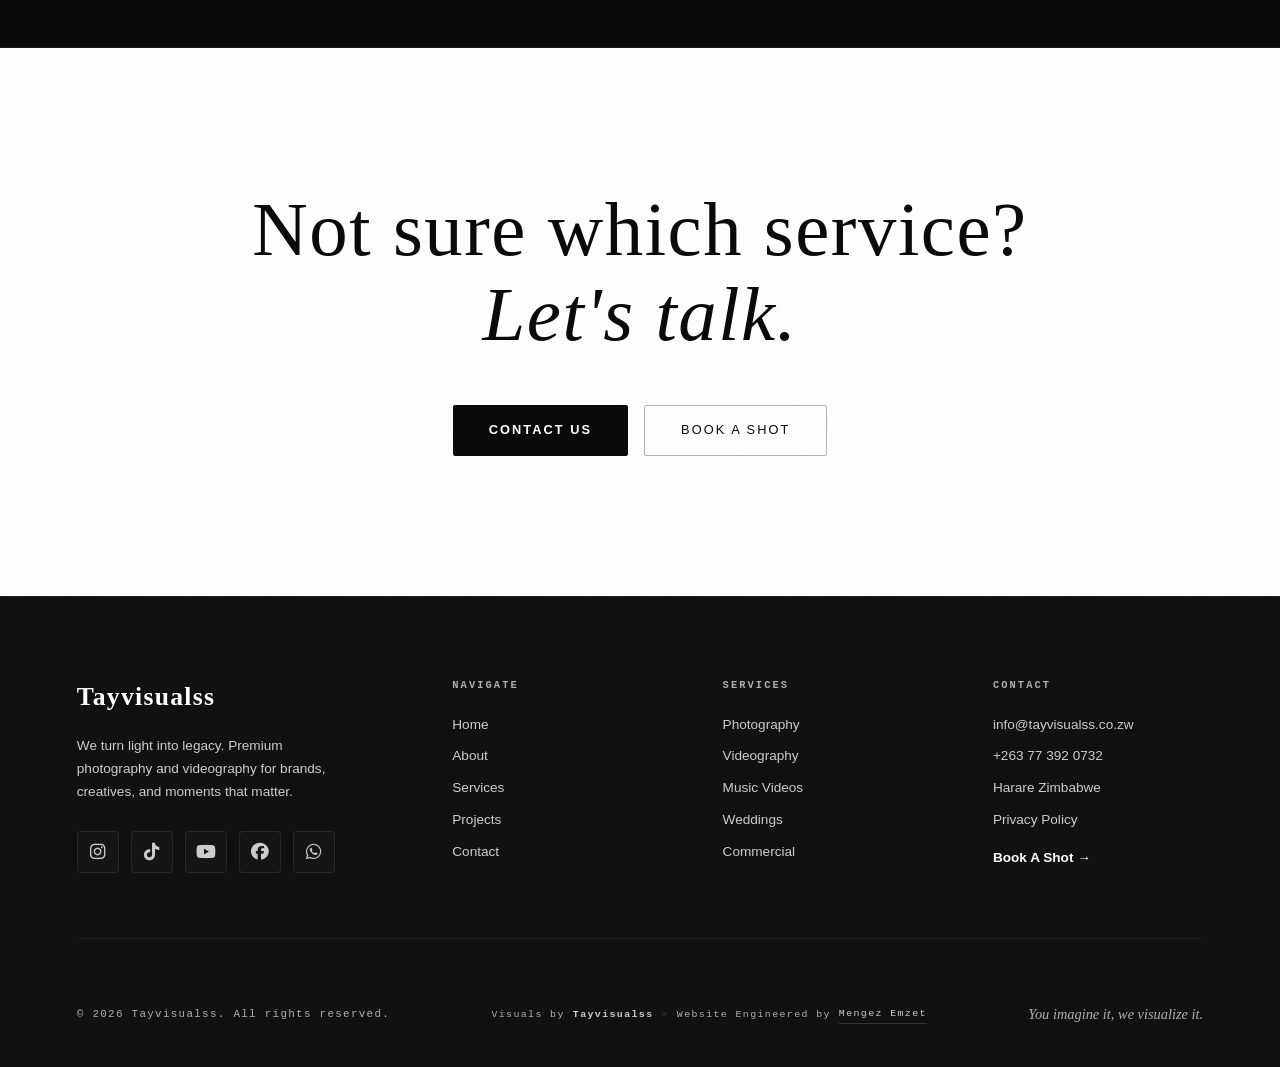
<file: services.html>
<!DOCTYPE html>
<html lang="en">

<head>
  <meta charset="UTF-8" />
  <meta name="viewport" content="width=device-width, initial-scale=1.0, maximum-scale=1.0, user-scalable=no" />
  <meta name="description" content="TayVisualss — Premium photography & videography. Explore our services." />
  <title>TayVisualss | Services</title>
  <link rel="stylesheet" href="https://cdnjs.cloudflare.com/ajax/libs/font-awesome/6.5.0/css/all.min.css" />
  <link rel="stylesheet" href="style.css" />
  <link rel="icon" href="assets/logo.jpeg" />
  <meta http-equiv="Content-Security-Policy"
    content="default-src 'self'; script-src 'self' 'unsafe-inline' https://www.google.com/recaptcha/ https://www.gstatic.com/recaptcha/; style-src 'self' 'unsafe-inline' https://cdnjs.cloudflare.com https://fonts.googleapis.com; font-src 'self' https://cdnjs.cloudflare.com https://fonts.gstatic.com data:; img-src 'self' data: blob: https://img.youtube.com https://images.unsplash.com; media-src 'self'; frame-src https://www.google.com/recaptcha/ https://recaptcha.google.com/; connect-src 'self' https://formspree.io; form-action 'self' https://formspree.io; base-uri 'self'; object-src 'none';">
  <meta http-equiv="X-XSS-Protection" content="1; mode=block" />
  <meta http-equiv="X-Content-Type-Options" content="nosniff" />
  <meta http-equiv="X-Frame-Options" content="DENY" />
  <meta http-equiv="Referrer-Policy" content="strict-origin-when-cross-origin" />
</head>

<body>

  <!-- ─── PAGE LOADER ─── -->
  <div id="page-loader">
    <div class="loader-logo">Tayvisualss</div>
    <div class="loader-bar-wrapper">
      <div class="loader-bar">
        <div class="loader-bar-progress"></div>
      </div>
      <div class="loader-percentage"><span id="loader-percent">0</span>%</div>
    </div>
  </div>

  <div class="page-transition"></div>
  <div class="cursor-dot"></div>
  <div class="cursor-ring"></div>
  <div class="mobile-menu-overlay"></div>

  <!-- ─── MOBILE MENU ─── -->
  <nav class="mobile-menu">
    <ul class="mobile-nav-links">
      <li><a class="mobile-nav-link" href="index.html" data-page="home">Home</a></li>
      <li><a class="mobile-nav-link active" href="services.html" data-page="services">Services</a></li>
      <li><a class="mobile-nav-link" href="projects.html" data-page="projects">Projects</a></li>
      <li><a class="mobile-nav-link" href="about.html" data-page="about">About</a></li>
      <li><a class="mobile-nav-link" href="contact.html" data-page="contact">Contact</a></li>
    </ul>
    <a class="mobile-nav-cta" href="book.html" data-page="book">Book A Shot</a>
    <p class="mobile-menu-footer">© 2026 Tayvisualss</p>
  </nav>

  <!-- ─── NAVBAR ─── -->
  <header id="navbar">
    <div class="nav-inner">
      <a class="nav-brand" href="index.html" data-page="home">
        <div class="nav-logo-wrapper">
          <picture class="nav-logo-picture">
            <source srcset="assets/logo.jpeg" type="image/webp">
            <source srcset="assets/logo.jpeg" type="image/png">
            <img src="assets/logo.jpeg" alt="TayVisualss Logo" class="nav-logo-img" width="40" height="40"
              loading="lazy">
          </picture>
        </div>
        <span class="nav-name">Tayvisualss</span>
      </a>

      <ul class="nav-links">
        <li><a class="nav-link" href="index.html" data-page="home">Home</a></li>
        <li><a class="nav-link active" href="services.html" data-page="services">Services</a></li>
        <li><a class="nav-link" href="projects.html" data-page="projects">Projects</a></li>
        <li><a class="nav-link" href="about.html" data-page="about">About</a></li>
        <li><a class="nav-link" href="contact.html" data-page="contact">Contact</a></li>
        <li><a class="nav-cta" href="book.html" data-page="book">Book A Shot</a></li>
      </ul>

      <button class="hamburger" aria-label="Menu">
        <span></span><span></span><span></span>
      </button>
    </div>
  </header>

  <main>
    <!-- ─── HERO ─── -->
    <div class="services-hero">
      <div class="services-hero-content">
        <span class="section-label reveal from-left">Our Expertise</span>
        <h1 class="about-hero-title reveal from-bottom">
          Visuals that <br><em>demand attention.</em>
        </h1>
      </div>
    </div>

    <!-- ─── STICKY TABS ─── -->
    <div class="svc-tabs-wrap" id="svc-tabs">
      <div class="svc-tabs-inner">
        <button class="svc-tab active" data-target="photography">Photography</button>
        <button class="svc-tab" data-target="videography">Videography</button>
        <button class="svc-tab" data-target="hybrid">Hybrid & Events</button>
      </div>
    </div>

    <!-- ═══════════════════════════════════════════════════
       PHOTOGRAPHY SECTION  (slideshow + pricing only)
  ═══════════════════════════════════════════════════ -->
    <section class="svc-category" id="photography">
      <div class="svc-category-header">
        <div class="svc-category-header-inner reveal from-left">
          <span class="section-label">01 — Photography</span>
          <h2 class="section-title">We find the frame<br>that <em>stops time</em>.</h2>
          <p class="section-desc">Still images that carry weight long after the shoot ends. Deliberate, intentional, and
            cinematic.</p>
        </div>
      </div>

      <!-- ─── PHOTOGRAPHY SLIDESHOW ─── -->
      <!-- ─── PHOTOGRAPHY GALLERY ─── -->
      <div class="pg" id="photo-gallery" data-delay="5500" aria-roledescription="carousel"
        aria-label="Photography samples">
        <div class="pg-stage" tabindex="0">
          <figure class="pg-slide is-active" data-cat="Portrait"><img src="images/potrait4.jpg" alt="Portrait photo"
              data-no-context="true"></figure>
          <figure class="pg-slide" data-cat="Outdoor"><img src="images/outdoor1.jpg" alt="Outdoor photo"
              data-no-context="true" loading="lazy"></figure>
          <figure class="pg-slide" data-cat="Studio"><img src="images/grad4.jpg" alt="Studio photo"
              data-no-context="true" loading="lazy"></figure>
          <figure class="pg-slide" data-cat="Event"><img src="images/event1.jpg" alt="Event photo"
              data-no-context="true" loading="lazy"></figure>
          <figure class="pg-slide" data-cat="Editorial"><img src="images/grad3.jpg" alt="Editorial photo"
              data-no-context="true" loading="lazy"></figure>
          <figure class="pg-slide" data-cat="Birthday"><img src="images/birthday2.jpg" alt="Birthday photo"
              data-no-context="true" loading="lazy"></figure>
          <figure class="pg-slide" data-cat="Graduation"><img src="images/grad5.jpg" alt="Graduation photo"
              data-no-context="true" loading="lazy"></figure>
          <figure class="pg-slide" data-cat="Wedding"><img src="images/wedding1.jpg" alt="Wedding photo"
              data-no-context="true" loading="lazy"></figure>
          <figure class="pg-slide" data-cat="Event"><img src="images/bling4_2.jpg" alt="Event photo"
              data-no-context="true" loading="lazy"></figure>
          <figure class="pg-slide" data-cat="Commercial"><img src="images/car3.jpg" alt="Commercial photo"
              data-no-context="true" loading="lazy"></figure>
          <figure class="pg-slide" data-cat="Family Portraits"><img src="images/birthday1.jpg" alt="Family portrait"
              data-no-context="true" loading="lazy"></figure>
          <figure class="pg-slide" data-cat="Family Portraits"><img src="images/group2.jpg" alt="Family portrait"
              data-no-context="true" loading="lazy"></figure>
          <figure class="pg-slide" data-cat="Photoshoot"><img src="images/potrait.jpg" alt="Photoshoot"
              data-no-context="true" loading="lazy"></figure>

          <button class="pg-arrow pg-arrow--prev" type="button" aria-label="Previous photo">
            <svg viewBox="0 0 24 24">
              <path d="M15 5l-7 7 7 7" />
            </svg>
          </button>
          <button class="pg-arrow pg-arrow--next" type="button" aria-label="Next photo">
            <svg viewBox="0 0 24 24">
              <path d="M9 5l7 7-7 7" />
            </svg>
          </button>

          <div class="pg-bar">
            <span class="pg-cat">Portrait</span>
            <div class="pg-meta">
              <span class="pg-counter"><b>01</b> / 13</span>
              <button class="pg-toggle" type="button" aria-label="Pause slideshow" aria-pressed="false">
                <svg class="i-pause" viewBox="0 0 24 24">
                  <path d="M9 5v14M15 5v14" />
                </svg>
                <svg class="i-play" viewBox="0 0 24 24">
                  <path d="M8 5l11 7-11 7z" />
                </svg>
              </button>
            </div>
          </div>
          <div class="pg-progress"><span></span></div>
        </div>
        <div class="pg-thumbs" aria-label="Choose a photo"></div>
      </div>
      </div>

      <!-- ─── PHOTOGRAPHY PRICING (unchanged) ─── -->
      <div class="svc-new-grid">
        <div class="svc-new-card reveal from-bottom">
          <div class="svc-new-card-top">
            <h3 class="svc-new-title">Photoshoot</h3>
            <div class="svc-new-price">$150</div>
          </div>
          <p class="svc-new-desc">Studio and outdoor photography sessions.</p>
          <a href="book.html" class="svc-new-btn">Book Now →</a>
        </div>
        <div class="svc-new-card reveal from-bottom reveal-delay-1">
          <div class="svc-new-card-top">
            <h3 class="svc-new-title">Birthday Shoots</h3>
            <div class="svc-new-price">$120</div>
          </div>
          <p class="svc-new-desc">Birthday portraits, videos and celebration coverage.</p>
          <a href="book.html" class="svc-new-btn">Book Now →</a>
        </div>
      </div>
    </section>

    <!-- ─── DIVIDER ─── -->
    <div class="svc-divider">
      <div class="svc-divider-line"></div>
      <span class="svc-divider-label">Also</span>
      <div class="svc-divider-line"></div>
    </div>

    <!-- ═══════════════════════════════════════════════════
       VIDEOGRAPHY SECTION (unchanged)
  ═══════════════════════════════════════════════════ -->
    <section class="svc-category" id="videography">
      <div class="svc-category-header" style="background:var(--off-black)">
        <div class="svc-category-header-inner reveal from-right">
          <span class="section-label">02 — Videography</span>
          <h2 class="section-title">Motion that carries<br><em>feeling</em>.</h2>
          <p class="section-desc">From the opening frame to the final cut, every video is an experience.</p>
        </div>
      </div>

      <div class="svc-new-grid" style="background:var(--off-black)">
        <div class="svc-new-card reveal from-bottom">
          <div class="svc-new-card-top">
            <h3 class="svc-new-title">Music Videos</h3>
            <div class="svc-new-price"> $350</div>
          </div>
          <p class="svc-new-desc">Performance, narrative and studio music video coverage.</p><a href="book.html"
            class="svc-new-btn">Book Now →</a>
        </div>
        <div class="svc-new-card reveal from-bottom reveal-delay-1">
          <div class="svc-new-card-top">
            <h3 class="svc-new-title">Short Films</h3>
            <div class="svc-new-price">$400</div>
          </div>
          <p class="svc-new-desc">Cinematic short-form storytelling and film production.</p><a href="book.html"
            class="svc-new-btn">Book Now →</a>
        </div>
        <div class="svc-new-card reveal from-bottom reveal-delay-2">
          <div class="svc-new-card-top">
            <h3 class="svc-new-title">Documentaries</h3>
            <div class="svc-new-price">$400</div>
          </div>
          <p class="svc-new-desc">Research-driven documentary capture and editing.</p><a href="book.html"
            class="svc-new-btn">Book Now →</a>
        </div>
        <div class="svc-new-card reveal from-bottom">
          <div class="svc-new-card-top">
            <h3 class="svc-new-title">Cinematic Videos</h3>
            <div class="svc-new-price">$250</div>
          </div>
          <p class="svc-new-desc">High-end cinematic visuals for any story.</p><a href="book.html"
            class="svc-new-btn">Book Now →</a>
        </div>
        <div class="svc-new-card reveal from-bottom reveal-delay-1">
          <div class="svc-new-card-top">
            <h3 class="svc-new-title">Reels</h3>
            <div class="svc-new-price">$100</div>
          </div>
          <p class="svc-new-desc">Short vertical videos for social platforms.</p><a href="book.html"
            class="svc-new-btn">Book Now →</a>
        </div>
        <div class="svc-new-card reveal from-bottom reveal-delay-2">
          <div class="svc-new-card-top">
            <h3 class="svc-new-title">Social Media Content</h3>
            <div class="svc-new-price">$150</div>
          </div>
          <p class="svc-new-desc">Creative content packages for online campaigns.</p><a href="book.html"
            class="svc-new-btn">Book Now →</a>
        </div>
        <div class="svc-new-card reveal from-bottom">
          <div class="svc-new-card-top">
            <h3 class="svc-new-title">Web Series</h3>
            <div class="svc-new-price">$400</div>
          </div>
          <p class="svc-new-desc">Episodic online content production.</p><a href="book.html" class="svc-new-btn">Book
            Now →</a>
        </div>
        <div class="svc-new-card reveal from-bottom reveal-delay-1">
          <div class="svc-new-card-top">
            <h3 class="svc-new-title">Commercials</h3>
            <div class="svc-new-price">$300</div>
          </div>
          <p class="svc-new-desc">Advertising videos designed for conversion.</p><a href="book.html"
            class="svc-new-btn">Book Now →</a>
        </div>
        <div class="svc-new-card reveal from-bottom reveal-delay-2">
          <div class="svc-new-card-top">
            <h3 class="svc-new-title">Product Demos</h3>
            <div class="svc-new-price">$200</div>
          </div>
          <p class="svc-new-desc">Clean product explainers and demonstration videos.</p><a href="book.html"
            class="svc-new-btn">Book Now →</a>
        </div>
        <div class="svc-new-card reveal from-bottom">
          <div class="svc-new-card-top">
            <h3 class="svc-new-title">Brand Videos</h3>
            <div class="svc-new-price">$250</div>
          </div>
          <p class="svc-new-desc">Brand identity videos and client testimonials.</p><a href="book.html"
            class="svc-new-btn">Book Now →</a>
        </div>
        <div class="svc-new-card reveal from-bottom reveal-delay-1">
          <div class="svc-new-card-top">
            <h3 class="svc-new-title">Concerts & Performances</h3>
            <div class="svc-new-price">$300</div>
          </div>
          <p class="svc-new-desc">Stage events, concerts and live performances.</p><a href="book.html"
            class="svc-new-btn">Book Now →</a>
        </div>
        <div class="svc-new-card reveal from-bottom reveal-delay-2">
          <div class="svc-new-card-top">
            <h3 class="svc-new-title">Mic Performances</h3>
            <div class="svc-new-price">$100</div>
          </div>
          <p class="svc-new-desc">Single-performance videos and studio sessions.</p><a href="book.html"
            class="svc-new-btn">Book Now →</a>
        </div>
        <div class="svc-new-card reveal from-bottom">
          <div class="svc-new-card-top">
            <h3 class="svc-new-title">Podcasts</h3>
            <div class="svc-new-price">$150</div>
          </div>
          <p class="svc-new-desc">Podcast filming, audio setup and short clips.</p><a href="book.html"
            class="svc-new-btn">Book Now →</a>
        </div>
        <div class="svc-new-card reveal from-bottom reveal-delay-1">
          <div class="svc-new-card-top">
            <h3 class="svc-new-title">Custom Videos</h3>
            <div class="svc-new-price">$200</div>
          </div>
          <p class="svc-new-desc">Tailor-made content for unique projects.</p><a href="book.html"
            class="svc-new-btn">Book Now →</a>
        </div>
      </div>
    </section>

    <!-- ─── DIVIDER ─── -->
    <div class="svc-divider">
      <div class="svc-divider-line"></div>
      <span class="svc-divider-label">And</span>
      <div class="svc-divider-line"></div>
    </div>

    <!-- ═══════════════════════════════════════════════════
       HYBRID / EVENTS SECTION (unchanged)
  ═══════════════════════════════════════════════════ -->
    <section class="svc-category" id="hybrid">
      <div class="svc-category-header">
        <div class="svc-category-header-inner reveal from-left">
          <span class="section-label">03 — Hybrid & Events</span>
          <h2 class="section-title">The complete<br><em>picture</em>.</h2>
          <p class="section-desc">Why choose between photo and video? Our event coverage combines both for a
            full-sensory experience.</p>
        </div>
      </div>

      <div class="svc-new-grid">
        <div class="svc-new-card reveal from-bottom">
          <div class="svc-new-card-top">
            <h3 class="svc-new-title">Weddings</h3>
            <div class="svc-new-price">$400</div>
          </div>
          <p class="svc-new-desc">Wedding highlight films and photography coverage.</p><a href="book.html"
            class="svc-new-btn">Book Now →</a>
        </div>
        <div class="svc-new-card reveal from-bottom reveal-delay-1">
          <div class="svc-new-card-top">
            <h3 class="svc-new-title">Lobola</h3>
            <div class="svc-new-price">$300</div>
          </div>
          <p class="svc-new-desc">Traditional ceremony coverage with cinematic detail.</p><a href="book.html"
            class="svc-new-btn">Book Now →</a>
        </div>
        <div class="svc-new-card reveal from-bottom reveal-delay-2">
          <div class="svc-new-card-top">
            <h3 class="svc-new-title">Events</h3>
            <div class="svc-new-price">$250</div>
          </div>
          <p class="svc-new-desc">Corporate events, launches and public gatherings.</p><a href="book.html"
            class="svc-new-btn">Book Now →</a>
        </div>
        <div class="svc-new-card reveal from-bottom">
          <div class="svc-new-card-top">
            <h3 class="svc-new-title">Exclusive Events</h3>
            <div class="svc-new-price">$400</div>
          </div>
          <p class="svc-new-desc">Premium event coverage with priority delivery.</p><a href="book.html"
            class="svc-new-btn">Book Now →</a>
        </div>
        <div class="svc-new-card reveal from-bottom reveal-delay-1">
          <div class="svc-new-card-top">
            <h3 class="svc-new-title">Corporate Work</h3>
            <div class="svc-new-price">$350</div>
          </div>
          <p class="svc-new-desc">Company profiles, adverts and professional brand stories.</p><a href="book.html"
            class="svc-new-btn">Book Now →</a>
        </div>
      </div>
    </section>

    <!-- ─── CTA BAND ─── -->
    <div class="cta-band">
      <div class="cta-band-grain"></div>
      <h2 class="cta-band-title reveal from-bottom">Not sure which service? <em>Let's talk.</em></h2>
      <div class="cta-band-actions reveal from-bottom reveal-delay-2" style="position: relative; z-index: 10;">
        <a class="btn-dark" href="contact.html">Contact Us</a>
        <a class="btn-outline-dark" href="book.html">Book A Shot</a>
      </div>
    </div>
  </main>

  <!-- ─── FOOTER ─── -->
  <footer>
    <div class="footer-inner">
      <div class="footer-top">
        <div class="footer-brand">
          <span class="nav-name">Tayvisualss</span>
          <p>We turn light into legacy. Premium photography and videography for brands, creatives, and moments that
            matter.</p>
          <div class="footer-social">
            <a href="https://www.instagram.com/tayvisualss" target="_blank" rel="noopener" title="Instagram"><i
                class="fa-brands fa-instagram"></i></a>
            <a href="https://www.tiktok.com/@tayvisualss" target="_blank" rel="noopener" title="TikTok"><i
                class="fa-brands fa-tiktok"></i></a>
            <a href="http://www.youtube.com/@tayvisualss" target="_blank" rel="noopener" title="YouTube"><i
                class="fa-brands fa-youtube"></i></a>
            <a href="https://www.facebook.com/tayoffficial" target="_blank" rel="noopener" title="Facebook"><i
                class="fa-brands fa-facebook"></i></a>
            <a href="https://wa.me/263773920732" target="_blank" rel="noopener" title="WhatsApp"><i
                class="fa-brands fa-whatsapp"></i></a>
          </div>
        </div>

        <div class="footer-col">
          <h5>Navigate</h5>
          <a href="index.html" data-page="home">Home</a>
          <a href="about.html" data-page="about">About</a>
          <a href="services.html" data-page="services">Services</a>
          <a href="projects.html" data-page="projects">Projects</a>
          <a href="contact.html" data-page="contact">Contact</a>
        </div>

        <div class="footer-col">
          <h5>Services</h5>
          <a href="services.html">Photography</a>
          <a href="services.html">Videography</a>
          <a href="services.html">Music Videos</a>
          <a href="services.html">Weddings</a>
          <a href="services.html">Commercial</a>
        </div>

        <div class="footer-col">
          <h5>Contact</h5>
          <a>info@tayvisualss.co.zw</a>
          <a href="+263 77 392 0732">+263 77 392 0732</a>
          <a>Harare Zimbabwe</a>
          <a href="privacy.html" style="color:var(--silver)">Privacy Policy</a>
          <a href="book.html" style="margin-top:16px;color:var(--white);font-weight:600">Book A Shot →</a>
        </div>
      </div>

      <div class="footer-bottom">
        <p class="footer-copy">© 2026 Tayvisualss. All rights reserved.</p>
        <p class="footer-credit">
          Visuals by <span class="footer-credit-brand">Tayvisualss</span>
          <span class="footer-credit-divider">×</span>
          Website Engineered by <a href="https://mengez-emzet.github.io/mengezemzet.co.zw/" target="_blank"
            rel="noopener" class="footer-credit-link">Mengez Emzet</a>
        </p>
        <p class="footer-tagline">You imagine it, we visualize it.</p>
      </div>
    </div>
  </footer>

  <script src="script.js"></script>
  <script>
    /* ─── MANUAL CATEGORY TABS (NO AUTO-CONTINUITY) ─── */
    (function () {
      const tabs = document.querySelectorAll('.svc-tab');
      const sections = {
        photography: document.getElementById('photography'),
        videography: document.getElementById('videography'),
        hybrid: document.getElementById('hybrid')
      };

      // Click = jump to that section ONLY. No scroll-spy chaining.
      tabs.forEach(tab => {
        tab.addEventListener('click', () => {
          const target = sections[tab.dataset.target];
          if (!target) return;

          // Update active tab
          tabs.forEach(t => t.classList.remove('active'));
          tab.classList.add('active');

          const tabsHeight = document.getElementById('svc-tabs')?.offsetHeight || 0;
          const navHeight = document.getElementById('navbar')?.offsetHeight || 76;
          const offset = tabsHeight + navHeight + 20;
          const top = target.getBoundingClientRect().top + window.scrollY - offset;

          window.scrollTo({ top, behavior: 'smooth' });
        });
      });

      /* ─── PHOTOGRAPHY SLIDESHOW ─── */
        /* ─── PHOTOGRAPHY GALLERY ─── */
  const gallery = document.getElementById('photo-gallery');
  if (gallery) {
    const stage    = gallery.querySelector('.pg-stage');
    const slides   = [...gallery.querySelectorAll('.pg-slide')];
    const thumbsEl = gallery.querySelector('.pg-thumbs');
    const catEl    = gallery.querySelector('.pg-cat');
    const countEl  = gallery.querySelector('.pg-counter');
    const toggle   = gallery.querySelector('.pg-toggle');
    const bar      = gallery.querySelector('.pg-progress span');
    const delay    = parseInt(gallery.dataset.delay, 10) || 5500;
    const pad      = n => String(n).padStart(2, '0');
    let index = 0;
    let paused = false;

    gallery.style.setProperty('--pg-delay', delay + 'ms');

    // Blurred backdrop + thumbnails, built from each slide's own image
    const thumbs = slides.map((slide, i) => {
      const src = slide.querySelector('img').getAttribute('src');
      slide.style.setProperty('--pg-bg', `url("${src}")`);
      const btn = document.createElement('button');
      btn.type = 'button';
      btn.className = 'pg-thumb';
      btn.setAttribute('aria-label', `Show photo ${i + 1}: ${slide.dataset.cat || ''}`);
      btn.innerHTML = `<img src="${src}" alt="" loading="lazy" data-no-context="true">`;
      btn.addEventListener('click', () => go(i));
      thumbsEl.appendChild(btn);
      return btn;
    });

    function runBar() {
      bar.classList.remove('run');
      void bar.offsetWidth;          // restart CSS animation
      bar.classList.add('run');
    }

    function go(i) {
      slides[index].classList.remove('is-active');
      thumbs[index].classList.remove('is-active');
      index = (i + slides.length) % slides.length;
      slides[index].classList.add('is-active');
      thumbs[index].classList.add('is-active');

      catEl.textContent = slides[index].dataset.cat || '';
      catEl.classList.remove('swap'); void catEl.offsetWidth; catEl.classList.add('swap');
      countEl.innerHTML = `<b>${pad(index + 1)}</b> / ${pad(slides.length)}`;

      const t = thumbs[index];
      thumbsEl.scrollTo({ left: t.offsetLeft - thumbsEl.clientWidth / 2 + t.offsetWidth / 2, behavior: 'smooth' });
      runBar();
    }

    function setPaused(p) {
      paused = p;
      gallery.classList.toggle('is-paused', p);
      toggle.setAttribute('aria-pressed', String(p));
      toggle.setAttribute('aria-label', p ? 'Play slideshow' : 'Pause slideshow');
    }

    // The progress bar is the timer: pausing the bar pauses the slideshow exactly where it is
    bar.addEventListener('animationend', () => go(index + 1));

    toggle.addEventListener('click', () => setPaused(!paused));
    gallery.querySelector('.pg-arrow--prev').addEventListener('click', () => go(index - 1));
    gallery.querySelector('.pg-arrow--next').addEventListener('click', () => go(index + 1));

    // Desktop hover = temporary hold (mouse only, so taps on phones don't get stuck)
    stage.addEventListener('pointerenter', e => { if (e.pointerType === 'mouse') gallery.classList.add('is-hover'); });
    stage.addEventListener('pointerleave', () => gallery.classList.remove('is-hover'));

    // Keyboard: ← → to navigate, Space to pause/play
    stage.addEventListener('keydown', e => {
      if (e.target.closest('button')) return;
      if (e.key === 'ArrowLeft')  { e.preventDefault(); go(index - 1); }
      if (e.key === 'ArrowRight') { e.preventDefault(); go(index + 1); }
      if (e.key === ' ')          { e.preventDefault(); setPaused(!paused); }
    });

    // Swipe on phones
    let sx = 0, sy = 0;
    stage.addEventListener('touchstart', e => { sx = e.touches[0].clientX; sy = e.touches[0].clientY; }, { passive: true });
    stage.addEventListener('touchend', e => {
      const dx = e.changedTouches[0].clientX - sx;
      const dy = e.changedTouches[0].clientY - sy;
      if (Math.abs(dx) > 45 && Math.abs(dx) > Math.abs(dy)) go(index + (dx < 0 ? 1 : -1));
    }, { passive: true });

    // Don't advance while scrolled out of view
    new IntersectionObserver(([en]) => gallery.classList.toggle('is-offscreen', !en.isIntersecting), { threshold: 0.25 })
      .observe(stage);

    go(0);
  }
    })();
  </script>
</body>

</html>
</file>
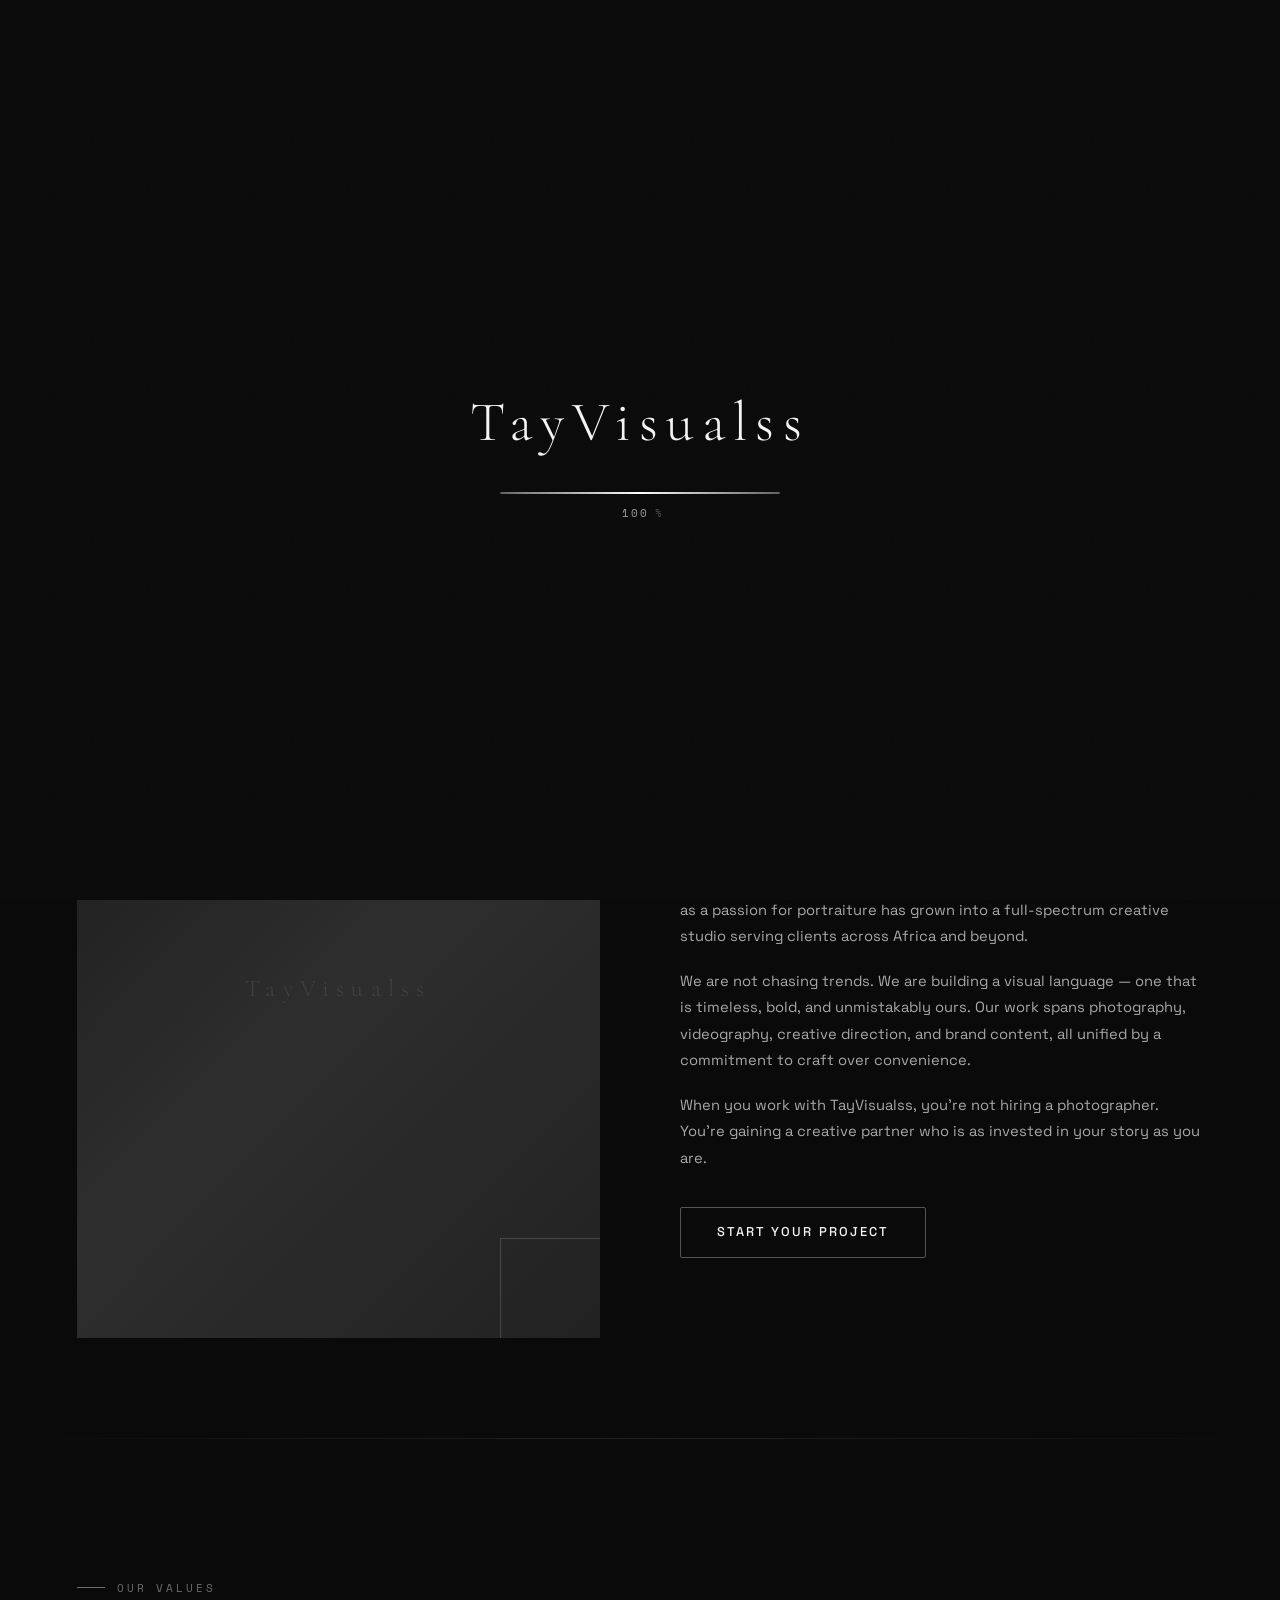
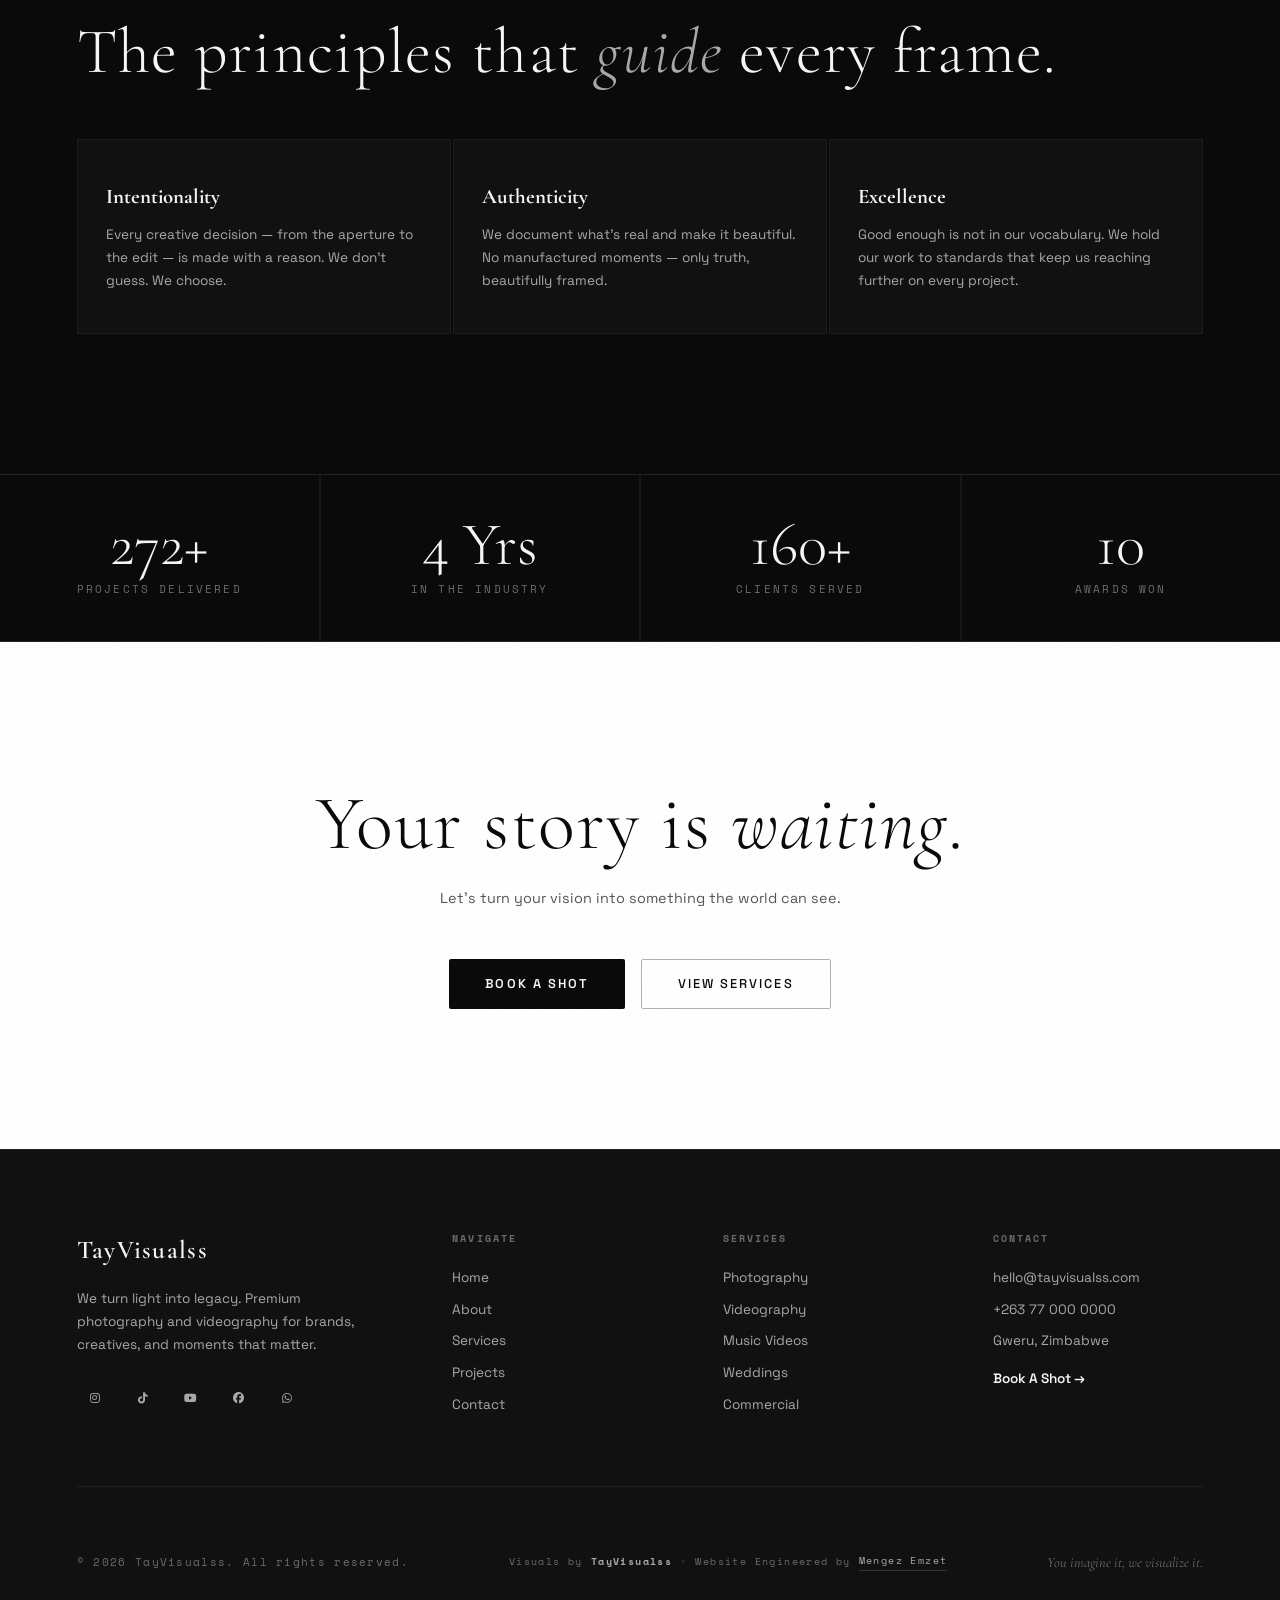
<file: tayvisualss/about.html>
<!DOCTYPE html>
<html lang="en">
<head>
  <meta charset="UTF-8" />
  <meta name="viewport" content="width=device-width, initial-scale=1.0, maximum-scale=1.0, user-scalable=no" />
  <meta name="description" content="TayVisualss — Premium photography & videography. We visualize the stories you imagine." />
  <title>TayVisualss — Photography & Videography</title>
  <link rel="stylesheet" href="https://cdnjs.cloudflare.com/ajax/libs/font-awesome/6.5.0/css/all.min.css" />
  <link rel="stylesheet" href="style.css" />
  <link rel="icon" href="assets/logo.jpeg" />
</head>
<body>

<!-- ─── PAGE LOADER ─────────────────────────────────── -->
<!-- ════════════════════════════════════════════════
     PAGE LOADER
════════════════════════════════════════════════ -->
<div id="page-loader">
    <div class="loader-logo">TayVisualss</div>
    <div class="loader-bar-wrapper">
      <div class="loader-bar">
        <div class="loader-bar-progress"></div>
      </div>
      <div class="loader-percentage">
        <span id="loader-percent">0</span>%
      </div>
    </div>
  </div>

<!-- ─── PAGE TRANSITION CURTAIN ────────────────────── -->
<div class="page-transition"></div>

<!-- ─── CUSTOM CURSOR ────────────────────────────────── -->
<div class="cursor-dot"></div>
<div class="cursor-ring"></div>

<!-- ─── MOBILE MENU OVERLAY ─────────────────────────── -->
<div class="mobile-menu-overlay"></div>

<!-- ─── MOBILE MENU ──────────────────────────────────── -->
<nav class="mobile-menu">
    <ul class="mobile-nav-links">
      <li><a class="mobile-nav-link" href="index.html" data-page="home">Home</a></li>
      <li><a class="mobile-nav-link" href="about.html" data-page="about">About</a></li>
      <li><a class="mobile-nav-link" href="services.html" data-page="services">Services</a></li>
      <li><a class="mobile-nav-link" href="projects.html" data-page="projects">Projects</a></li>
      <li><a class="mobile-nav-link" href="contact.html" data-page="contact">Contact</a></li>
    </ul>
    <a class="mobile-nav-cta" href="book.html" data-page="book">Book A Shot</a>
    <p class="mobile-menu-footer">© 2026 TayVisualss</p>
  </nav>

<!-- ─── NAVBAR ───────────────────────────────────────── -->
<header id="navbar">
    <div class="nav-inner">
      <a class="nav-brand" href="#" data-page="home">
        <!-- ─── PICTURE LOGO ────────────────────────────────── -->
        <div class="nav-logo-wrapper">
          <picture class="nav-logo-picture">
            <!-- WebP format (modern browsers) -->
            <source 
              srcset="assets/logo.jpeg" 
              type="image/webp"
            >
            <!-- PNG fallback -->
            <source 
              srcset="assets/logo.jpeg" 
              type="image/png"
            >
            <!-- SVG fallback (if you want to keep it) -->
            <img 
              src="assets/logo.jpeg" 
              alt="TayVisualss Logo" 
              class="nav-logo-img"
              width="40"
              height="40"
              loading="lazy"
            >
          </picture>
        </div>
        <span class="nav-name">TayVisualss</span>
      </a>
  
      <ul class="nav-links">
        <li><a class="nav-link active" href="index.html" data-page="home">Home</a></li>
        <li><a class="nav-link" href="about.html" data-page="about">About</a></li>
        <li><a class="nav-link" href="services.html" data-page="services">Services</a></li>
        <li><a class="nav-link" href="projects.html" data-page="projects">Projects</a></li>
        <li><a class="nav-link" href="contact.html" data-page="contact">Contact</a></li>
        <li><a class="nav-cta" href="book.html" data-page="book">Book A Shot</a></li>
      </ul>
  
      <button class="hamburger" aria-label="Menu">
        <span></span><span></span><span></span>
      </button>
    </div>
  </header>

<main>

    <div class="about-hero">
      <div class="about-hero-content">
        <div class="reveal from-left">
          <span class="section-label">Our Story</span>
        </div>
        <h1 class="about-hero-title reveal from-bottom">
          We don't take photos —
          <em>we make statements.</em>
        </h1>
      </div>
    </div>
  
    <div class="section" style="padding-top:100px;padding-bottom:100px">
      <div class="about-split">
        <div class="reveal from-left">
          <div class="about-image-frame">
            <div class="about-image-accent"></div>
          </div>
        </div>
        <div class="about-text-block reveal from-right">
          <h3>Born from a love of light, shadow, and the stories in between.</h3>
          <p>TayVisualss was founded on a simple belief: that every person, brand, and moment has a visual story worth telling with intention. What began as a passion for portraiture has grown into a full-spectrum creative studio serving clients across Africa and beyond.</p>
          <p>We are not chasing trends. We are building a visual language — one that is timeless, bold, and unmistakably ours. Our work spans photography, videography, creative direction, and brand content, all unified by a commitment to craft over convenience.</p>
          <p>When you work with TayVisualss, you're not hiring a photographer. You're gaining a creative partner who is as invested in your story as you are.</p>
          <div style="margin-top:36px">
            <a class="btn-secondary" href="#" data-page="book">Start Your Project</a>
          </div>
        </div>
      </div>
    </div>
  
    <div class="divider"></div>
  
    <div class="section">
      <div class="reveal from-top">
        <span class="section-label">Our Values</span>
        <h2 class="section-title">The principles that <em>guide</em> every frame.</h2>
      </div>
      <div class="about-values" style="margin-top:52px">
        <div class="value-item reveal from-left">
          <h4 class="value-item-title">Intentionality</h4>
          <p class="value-item-desc">Every creative decision — from the aperture to the edit — is made with a reason. We don't guess. We choose.</p>
        </div>
        <div class="value-item reveal from-bottom reveal-delay-2">
          <h4 class="value-item-title">Authenticity</h4>
          <p class="value-item-desc">We document what's real and make it beautiful. No manufactured moments — only truth, beautifully framed.</p>
        </div>
        <div class="value-item reveal from-right reveal-delay-1">
          <h4 class="value-item-title">Excellence</h4>
          <p class="value-item-desc">Good enough is not in our vocabulary. We hold our work to standards that keep us reaching further on every project.</p>
        </div>
      </div>
    </div>
  
    <div class="stats-strip">
      <div class="stat-item reveal from-bottom">
        <span class="stat-number" data-count="340" data-suffix="+">0</span>
        <span class="stat-label">Projects Delivered</span>
      </div>
      <div class="stat-item reveal from-bottom reveal-delay-1">
        <span class="stat-number" data-count="5" data-suffix=" Yrs">0</span>
        <span class="stat-label">In the Industry</span>
      </div>
      <div class="stat-item reveal from-bottom reveal-delay-2">
        <span class="stat-number" data-count="200" data-suffix="+">0</span>
        <span class="stat-label">Clients Served</span>
      </div>
      <div class="stat-item reveal from-bottom reveal-delay-3">
        <span class="stat-number" data-count="12" data-suffix="">0</span>
        <span class="stat-label">Awards Won</span>
      </div>
    </div>
  
    <div class="cta-band">
      <div class="cta-band-grain"></div>
      <h2 class="cta-band-title reveal from-bottom">Your story is <em>waiting</em>.</h2>
      <p class="cta-band-sub reveal from-bottom reveal-delay-2">Let's turn your vision into something the world can see.</p>
      <div class="cta-band-actions reveal from-bottom reveal-delay-3">
        <a class="btn-dark" href="#" data-page="book">Book A Shot</a>
        <a class="btn-outline-dark" href="#" data-page="services">View Services</a>
      </div>
    </div>
  
  </main>


<!-- ─── FOOTER ───────────────────────────────────────── -->
<footer>
    <div class="footer-inner">
      <div class="footer-top">
        <div class="footer-brand">
          <span class="nav-name">TayVisualss</span>
          <p>We turn light into legacy. Premium photography and videography for brands, creatives, and moments that matter.</p>
          <div class="footer-social">
            <a href="#" title="Instagram"><i class="fa-brands fa-instagram"></i></a>
            <a href="#" title="TikTok"><i class="fa-brands fa-tiktok"></i></a>
            <a href="#" title="YouTube"><i class="fa-brands fa-youtube"></i></a>
            <a href="#" title="Facebook"><i class="fa-brands fa-facebook"></i></a>
            <a href="#" title="WhatsApp"><i class="fa-brands fa-whatsapp"></i></a>
          </div>
        </div>
   
        <div class="footer-col">
          <h5>Navigate</h5>
          <a href="#" data-page="home">Home</a>
          <a href="#" data-page="about">About</a>
          <a href="#" data-page="services">Services</a>
          <a href="#" data-page="projects">Projects</a>
          <a href="#" data-page="contact">Contact</a>
        </div>
   
        <div class="footer-col">
          <h5>Services</h5>
          <a href="#" data-page="services">Photography</a>
          <a href="#" data-page="services">Videography</a>
          <a href="#" data-page="services">Music Videos</a>
          <a href="#" data-page="services">Weddings</a>
          <a href="#" data-page="services">Commercial</a>
        </div>
   
        <div class="footer-col">
          <h5>Contact</h5>
          <a href="mailto:hello@tayvisualss.com">hello@tayvisualss.com</a>
          <a href="#">+263 77 000 0000</a>
          <a href="#">Gweru, Zimbabwe</a>
          <a href="#" data-page="book" style="margin-top:16px;color:var(--white);font-weight:600">Book A Shot →</a>
        </div>
      </div>
   
      <div class="footer-bottom">
        <p class="footer-copy">© 2026 TayVisualss. All rights reserved.</p>
        <p class="footer-credit">
          Visuals by <span class="footer-credit-brand">TayVisualss</span>
          <span class="footer-credit-divider">×</span>
          Website Engineered by <a href="https://mengezdev.com" target="_blank" rel="noopener" class="footer-credit-link">Mengez Emzet</a>
        </p>
        <p class="footer-tagline">You imagine it, we visualize it.</p>
      </div>
    </div>
  </footer>

<script src="script.js"></script>
</body>
</html>
</file>
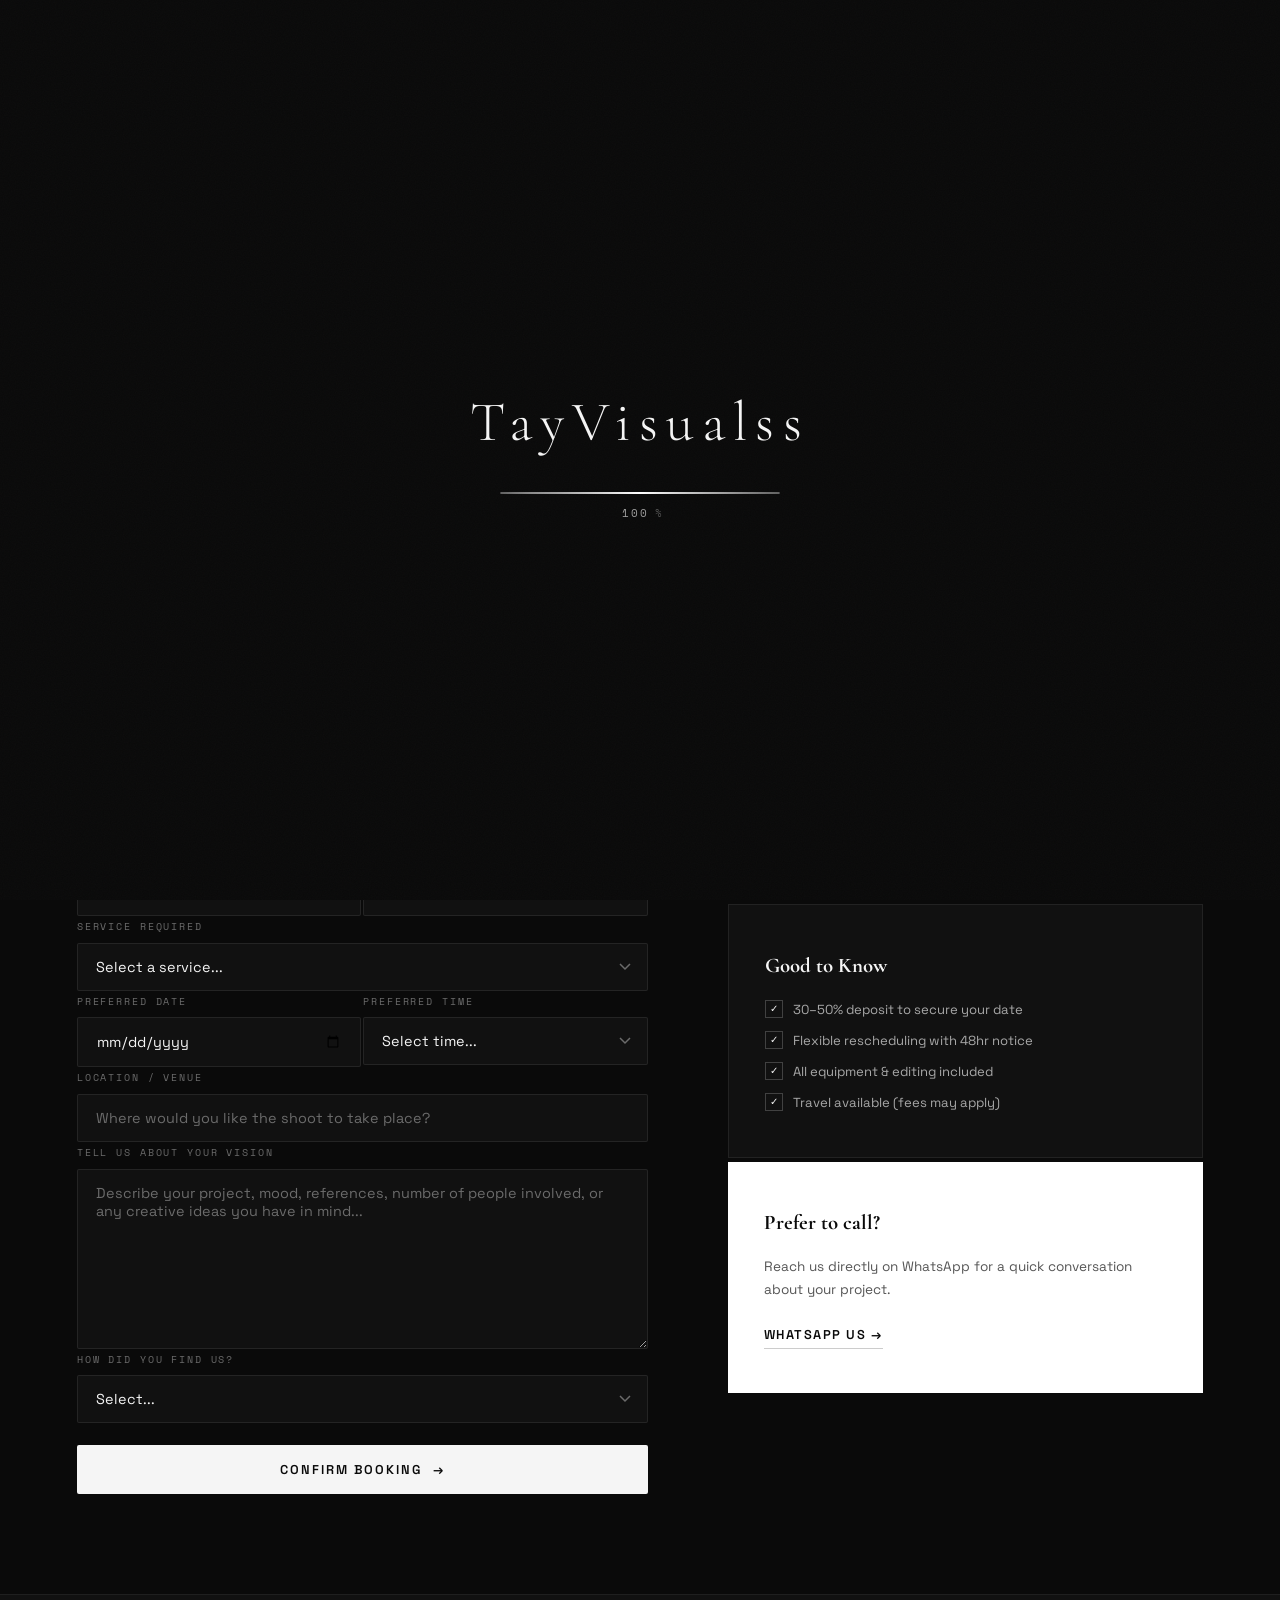
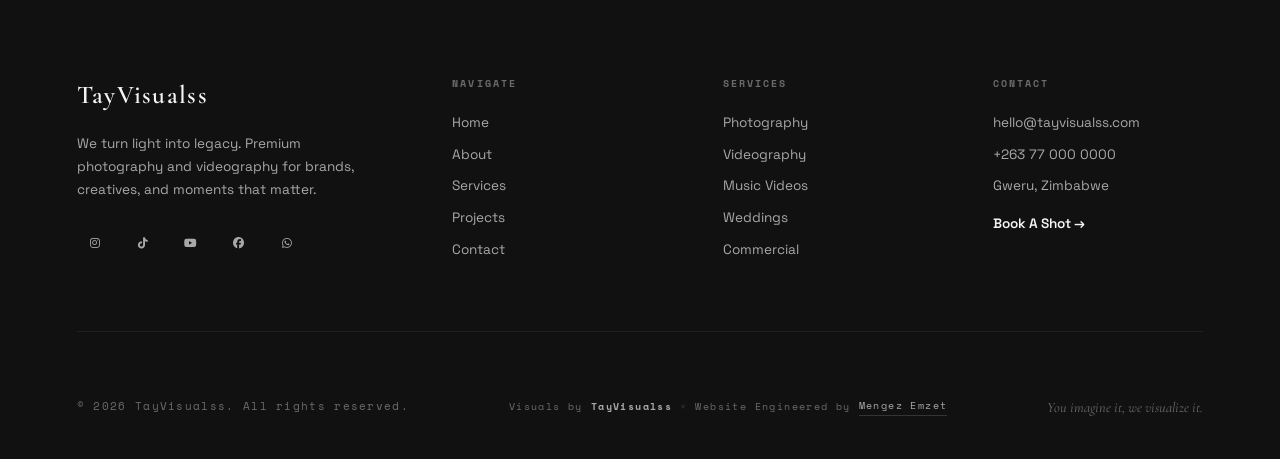
<file: tayvisualss/book.html>
<!DOCTYPE html>
<html lang="en">
<head>
  <meta charset="UTF-8" />
  <meta name="viewport" content="width=device-width, initial-scale=1.0, maximum-scale=1.0, user-scalable=no" />
  <meta name="description" content="TayVisualss — Premium photography & videography. We visualize the stories you imagine." />
  <title>TayVisualss — Photography & Videography</title>
  <link rel="stylesheet" href="https://cdnjs.cloudflare.com/ajax/libs/font-awesome/6.5.0/css/all.min.css" />
  <link rel="stylesheet" href="style.css" />
  <link rel="icon" href="assets/logo.jpeg" />
</head>
<body>

<!-- ─── PAGE LOADER ─────────────────────────────────── -->
<!-- ════════════════════════════════════════════════
     PAGE LOADER
════════════════════════════════════════════════ -->
<div id="page-loader">
    <div class="loader-logo">TayVisualss</div>
    <div class="loader-bar-wrapper">
      <div class="loader-bar">
        <div class="loader-bar-progress"></div>
      </div>
      <div class="loader-percentage">
        <span id="loader-percent">0</span>%
      </div>
    </div>
  </div>

<!-- ─── PAGE TRANSITION CURTAIN ────────────────────── -->
<div class="page-transition"></div>

<!-- ─── CUSTOM CURSOR ────────────────────────────────── -->
<div class="cursor-dot"></div>
<div class="cursor-ring"></div>

<!-- ─── MOBILE MENU OVERLAY ─────────────────────────── -->
<div class="mobile-menu-overlay"></div>

<!-- ─── MOBILE MENU ──────────────────────────────────── -->
<nav class="mobile-menu">
    <ul class="mobile-nav-links">
      <li><a class="mobile-nav-link" href="index.html" data-page="home">Home</a></li>
      <li><a class="mobile-nav-link" href="about.html" data-page="about">About</a></li>
      <li><a class="mobile-nav-link" href="services.html" data-page="services">Services</a></li>
      <li><a class="mobile-nav-link" href="projects.html" data-page="projects">Projects</a></li>
      <li><a class="mobile-nav-link" href="contact.html" data-page="contact">Contact</a></li>
    </ul>
    <a class="mobile-nav-cta" href="book.html" data-page="book">Book A Shot</a>
    <p class="mobile-menu-footer">© 2026 TayVisualss</p>
  </nav>

<!-- ─── NAVBAR ───────────────────────────────────────── -->
<header id="navbar">
    <div class="nav-inner">
      <a class="nav-brand" href="#" data-page="home">
        <!-- ─── PICTURE LOGO ────────────────────────────────── -->
        <div class="nav-logo-wrapper">
          <picture class="nav-logo-picture">
            <!-- WebP format (modern browsers) -->
            <source 
              srcset="assets/logo.jpeg" 
              type="image/webp"
            >
            <!-- PNG fallback -->
            <source 
              srcset="assets/logo.jpeg" 
              type="image/png"
            >
            <!-- SVG fallback (if you want to keep it) -->
            <img 
              src="assets/logo.jpeg" 
              alt="TayVisualss Logo" 
              class="nav-logo-img"
              width="40"
              height="40"
              loading="lazy"
            >
          </picture>
        </div>
        <span class="nav-name">TayVisualss</span>
      </a>
  
      <ul class="nav-links">
        <li><a class="nav-link active" href="index.html" data-page="home">Home</a></li>
        <li><a class="nav-link" href="about.html" data-page="about">About</a></li>
        <li><a class="nav-link" href="services.html" data-page="services">Services</a></li>
        <li><a class="nav-link" href="projects.html" data-page="projects">Projects</a></li>
        <li><a class="nav-link" href="contact.html" data-page="contact">Contact</a></li>
        <li><a class="nav-cta" href="book.html" data-page="book">Book A Shot</a></li>
      </ul>
  
      <button class="hamburger" aria-label="Menu">
        <span></span><span></span><span></span>
      </button>
    </div>
  </header>

<main>

    <div class="book-hero">
      <div class="book-hero-content">
        <span class="section-label reveal from-left">Booking</span>
        <h1 class="about-hero-title reveal from-bottom">
          Let's make
          <em>something real.</em>
        </h1>
      </div>
    </div>
  
    <div class="section" style="padding-top:100px;padding-bottom:100px">
      <div class="booking-form-wrapper">
        <div class="booking-layout">
  
          <!-- FORM -->
          <div class="reveal from-left">
            <span class="section-label">Fill In Your Details</span>
            <h2 class="section-title" style="margin-bottom:40px">Tell us about <em>your vision</em>.</h2>
  
            <form class="booking-form" id="booking-form">
              <div class="form-row">
                <div class="form-group">
                  <label class="form-label">First Name</label>
                  <input class="form-input" type="text" placeholder="Your first name" required />
                </div>
                <div class="form-group">
                  <label class="form-label">Last Name</label>
                  <input class="form-input" type="text" placeholder="Your last name" required />
                </div>
              </div>
  
              <div class="form-row">
                <div class="form-group">
                  <label class="form-label">Email</label>
                  <input class="form-input" type="email" placeholder="hello@email.com" required />
                </div>
                <div class="form-group">
                  <label class="form-label">Phone / WhatsApp</label>
                  <input class="form-input" type="tel" placeholder="+263 77 000 0000" />
                </div>
              </div>
  
              <div class="form-group">
                <label class="form-label">Service Required</label>
                <select class="form-select form-input" required>
                  <option value="">Select a service...</option>
                  <option>Portrait Photography — Essential ($299+)</option>
                  <option>Brand Photography — Signature ($699+)</option>
                  <option>Full Production — Premiere ($1,499+)</option>
                  <option>Music Video Production</option>
                  <option>Wedding & Event Coverage</option>
                  <option>Commercial / Product Shoot</option>
                  <option>Creative Direction Package</option>
                  <option>Custom Project</option>
                </select>
              </div>
  
              <div class="form-row">
                <div class="form-group">
                  <label class="form-label">Preferred Date</label>
                  <input class="form-input" type="date" required />
                </div>
                <div class="form-group">
                  <label class="form-label">Preferred Time</label>
                  <select class="form-select form-input">
                    <option value="">Select time...</option>
                    <option>Early Morning (6–9 AM)</option>
                    <option>Morning (9 AM–12 PM)</option>
                    <option>Afternoon (12–4 PM)</option>
                    <option>Golden Hour (4–7 PM)</option>
                    <option>Evening / Night</option>
                    <option>Flexible</option>
                  </select>
                </div>
              </div>
  
              <div class="form-group">
                <label class="form-label">Location / Venue</label>
                <input class="form-input" type="text" placeholder="Where would you like the shoot to take place?" />
              </div>
  
              <div class="form-group">
                <label class="form-label">Tell Us About Your Vision</label>
                <textarea class="form-textarea" style="min-height:180px" placeholder="Describe your project, mood, references, number of people involved, or any creative ideas you have in mind..."></textarea>
              </div>
  
              <div class="form-group">
                <label class="form-label">How Did You Find Us?</label>
                <select class="form-select form-input">
                  <option value="">Select...</option>
                  <option>Instagram</option>
                  <option>Facebook</option>
                  <option>Referral / Word of Mouth</option>
                  <option>Google Search</option>
                  <option>TikTok</option>
                  <option>Other</option>
                </select>
              </div>
  
              <button type="submit" class="form-submit" style="width:100%;margin-top:20px">
                <span>Confirm Booking</span>
                <span>→</span>
              </button>
              <div class="form-success">✓ Booking request received! We'll contact you within 24 hours to confirm your session.</div>
            </form>
          </div>
  
          <!-- SIDEBAR -->
          <div class="booking-sidebar reveal from-right">
            <div class="booking-info-card">
              <h4>What Happens Next?</h4>
              <p>Once you submit your booking request, here's what to expect from our team:</p>
              <div class="booking-checklist">
                <div class="booking-check-item">We review your request within 24 hours</div>
                <div class="booking-check-item">You receive a custom quote (if applicable)</div>
                <div class="booking-check-item">A discovery call is scheduled</div>
                <div class="booking-check-item">Deposit confirms your date</div>
                <div class="booking-check-item">Pre-shoot planning begins</div>
              </div>
            </div>
            <div class="booking-info-card">
              <h4>Good to Know</h4>
              <div class="booking-checklist">
                <div class="booking-check-item">30–50% deposit to secure your date</div>
                <div class="booking-check-item">Flexible rescheduling with 48hr notice</div>
                <div class="booking-check-item">All equipment & editing included</div>
                <div class="booking-check-item">Travel available (fees may apply)</div>
              </div>
            </div>
            <div class="booking-info-card" style="background:var(--pure-white);border:none">
              <h4 style="color:var(--black)">Prefer to call?</h4>
              <p style="color:#555">Reach us directly on WhatsApp for a quick conversation about your project.</p>
              <a href="#" style="display:inline-flex;align-items:center;gap:8px;font-size:0.8rem;font-weight:600;letter-spacing:0.12em;text-transform:uppercase;color:var(--black);border-bottom:1px solid rgba(0,0,0,0.2);padding-bottom:2px">
                WhatsApp Us →
              </a>
            </div>
          </div>
  
        </div>
      </div>
    </div>
  
  </main>


<!-- ─── FOOTER ───────────────────────────────────────── -->
<footer>
    <div class="footer-inner">
      <div class="footer-top">
        <div class="footer-brand">
          <span class="nav-name">TayVisualss</span>
          <p>We turn light into legacy. Premium photography and videography for brands, creatives, and moments that matter.</p>
          <div class="footer-social">
            <a href="#" title="Instagram"><i class="fa-brands fa-instagram"></i></a>
            <a href="#" title="TikTok"><i class="fa-brands fa-tiktok"></i></a>
            <a href="#" title="YouTube"><i class="fa-brands fa-youtube"></i></a>
            <a href="#" title="Facebook"><i class="fa-brands fa-facebook"></i></a>
            <a href="#" title="WhatsApp"><i class="fa-brands fa-whatsapp"></i></a>
          </div>
        </div>
   
        <div class="footer-col">
          <h5>Navigate</h5>
          <a href="#" data-page="home">Home</a>
          <a href="#" data-page="about">About</a>
          <a href="#" data-page="services">Services</a>
          <a href="#" data-page="projects">Projects</a>
          <a href="#" data-page="contact">Contact</a>
        </div>
   
        <div class="footer-col">
          <h5>Services</h5>
          <a href="#" data-page="services">Photography</a>
          <a href="#" data-page="services">Videography</a>
          <a href="#" data-page="services">Music Videos</a>
          <a href="#" data-page="services">Weddings</a>
          <a href="#" data-page="services">Commercial</a>
        </div>
   
        <div class="footer-col">
          <h5>Contact</h5>
          <a href="mailto:hello@tayvisualss.com">hello@tayvisualss.com</a>
          <a href="#">+263 77 000 0000</a>
          <a href="#">Gweru, Zimbabwe</a>
          <a href="#" data-page="book" style="margin-top:16px;color:var(--white);font-weight:600">Book A Shot →</a>
        </div>
      </div>
   
      <div class="footer-bottom">
        <p class="footer-copy">© 2026 TayVisualss. All rights reserved.</p>
        <p class="footer-credit">
          Visuals by <span class="footer-credit-brand">TayVisualss</span>
          <span class="footer-credit-divider">×</span>
          Website Engineered by <a href="https://mengezdev.com" target="_blank" rel="noopener" class="footer-credit-link">Mengez Emzet</a>
        </p>
        <p class="footer-tagline">You imagine it, we visualize it.</p>
      </div>
    </div>
  </footer>

<script src="script.js"></script>
</body>
</html>
</file>
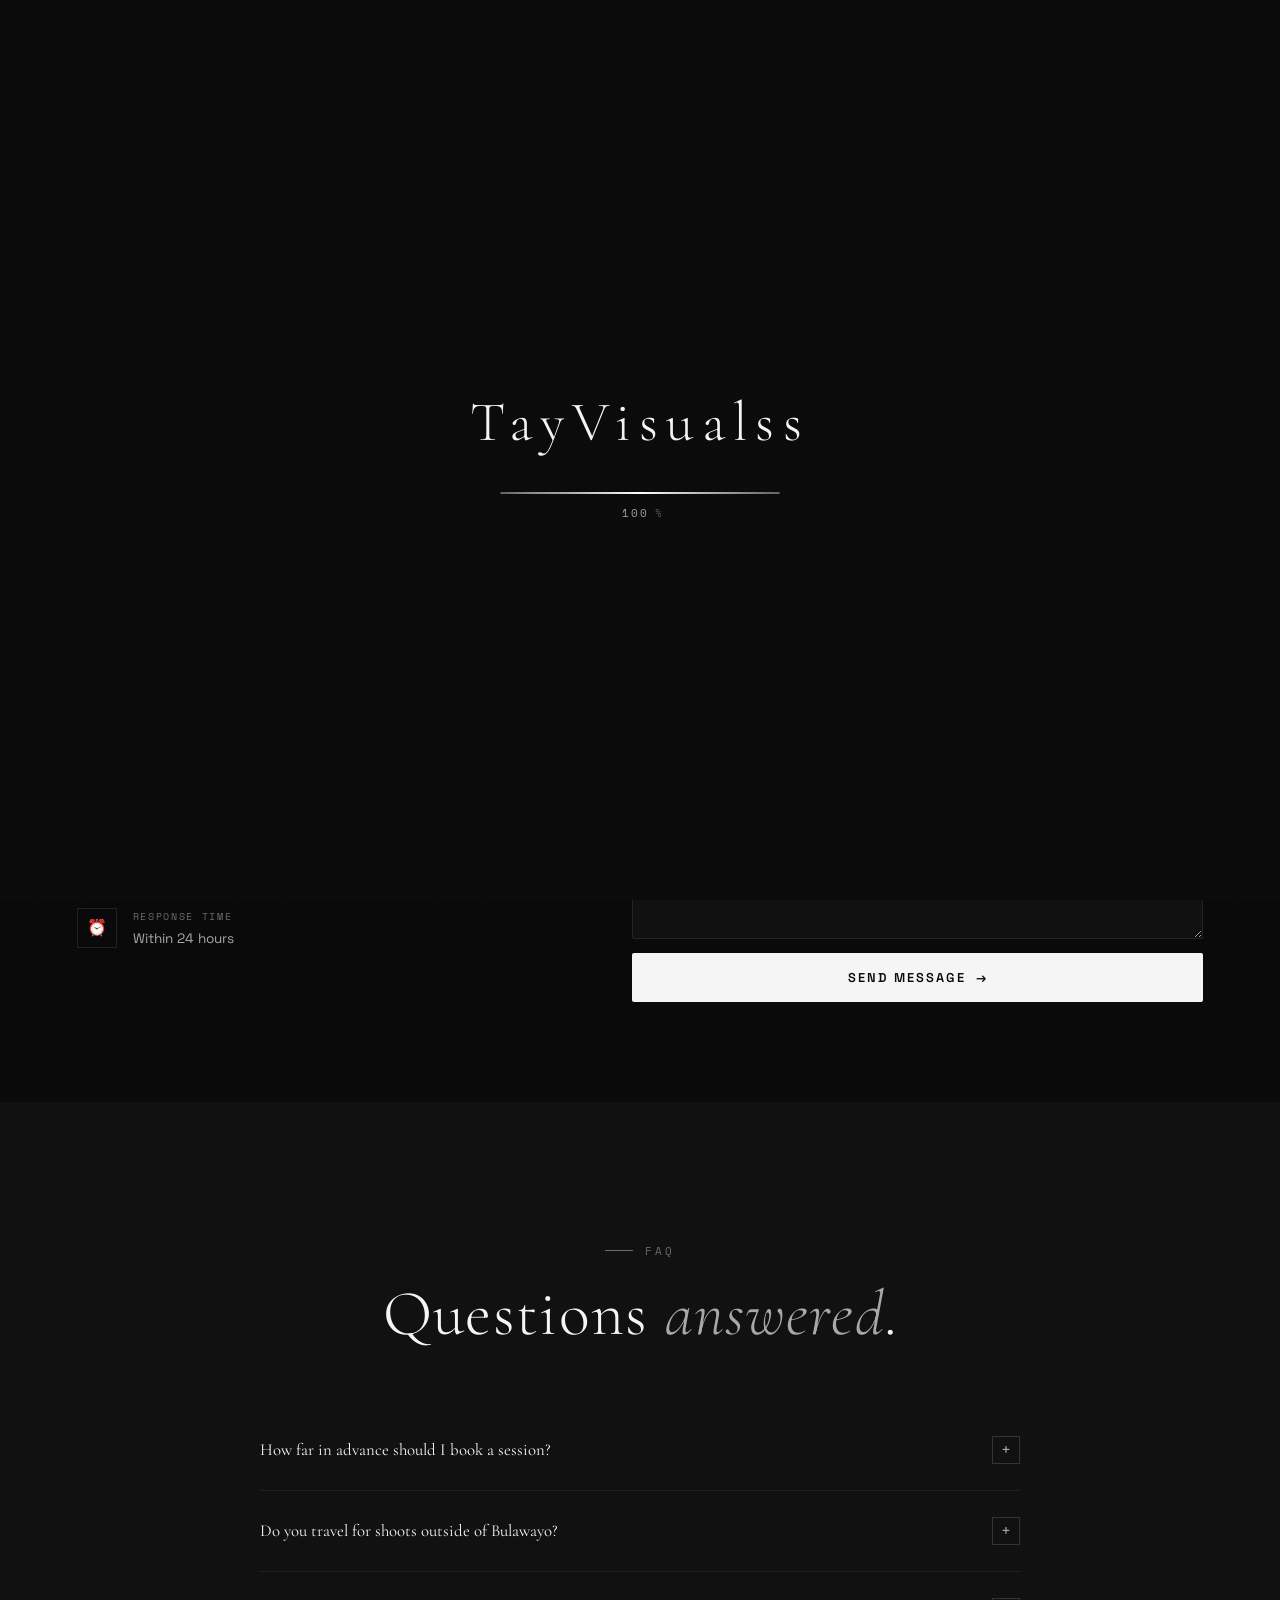
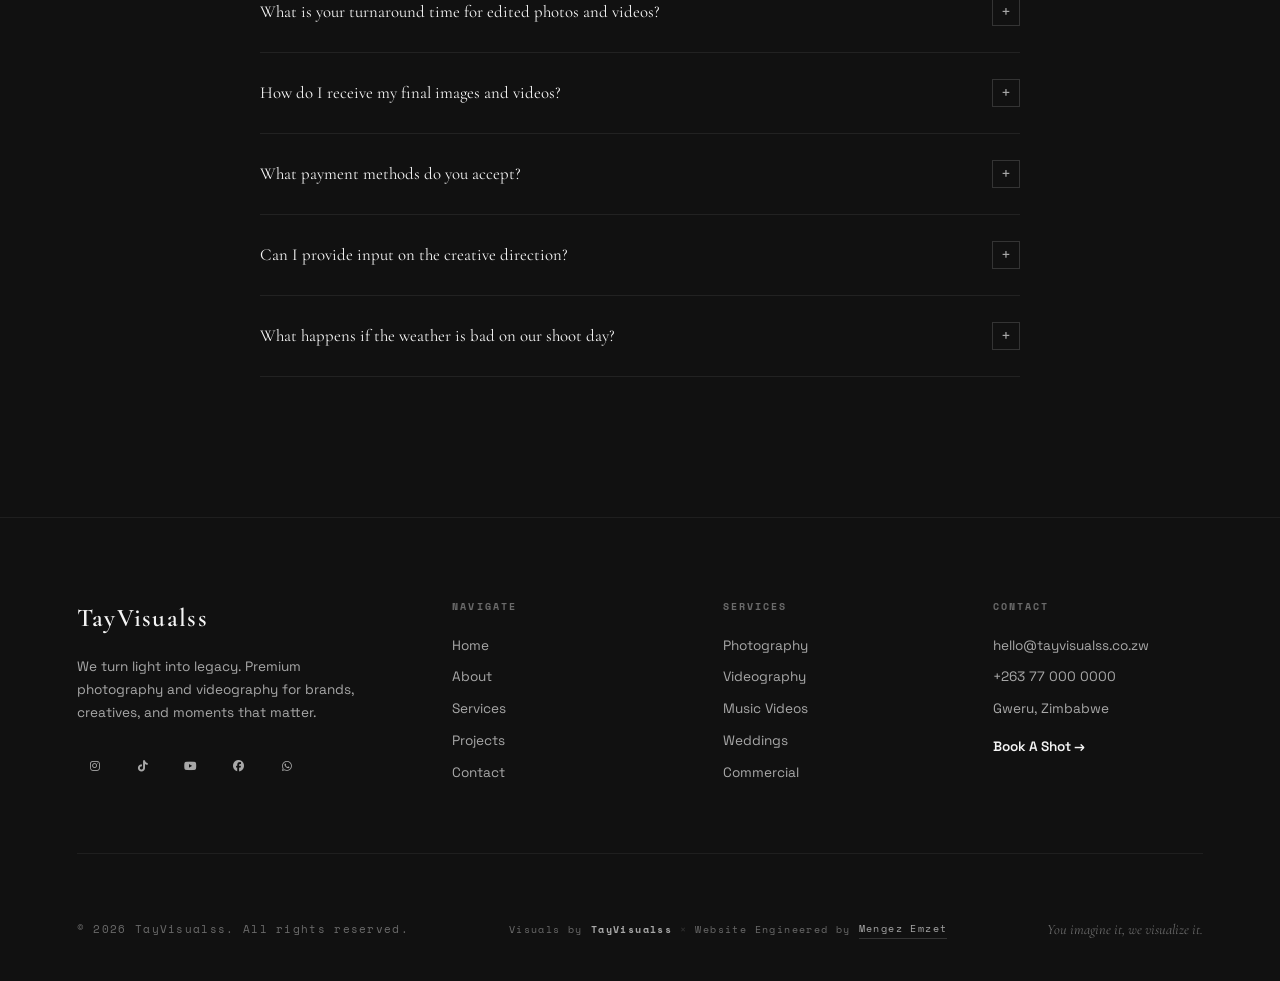
<file: tayvisualss/contact.html>
<!DOCTYPE html>
<html lang="en">
<head>
  <meta charset="UTF-8" />
  <meta name="viewport" content="width=device-width, initial-scale=1.0, maximum-scale=1.0, user-scalable=no" />
  <meta name="description" content="TayVisualss — Premium photography & videography. We visualize the stories you imagine." />
  <title>TayVisualss — Photography & Videography</title>
  <link rel="stylesheet" href="https://cdnjs.cloudflare.com/ajax/libs/font-awesome/6.5.0/css/all.min.css" />
  <link rel="stylesheet" href="style.css" />
  <link rel="icon" href="assets/logo.jpeg" />
</head>
<body>

<!-- ════════════════════════════════════════════════
     PAGE LOADER
════════════════════════════════════════════════ -->
<div id="page-loader">
    <div class="loader-logo">TayVisualss</div>
    <div class="loader-bar-wrapper">
      <div class="loader-bar">
        <div class="loader-bar-progress"></div>
      </div>
      <div class="loader-percentage">
        <span id="loader-percent">0</span>%
      </div>
    </div>
  </div>

<!-- ─── PAGE TRANSITION CURTAIN ────────────────────── -->
<div class="page-transition"></div>

<!-- ─── CUSTOM CURSOR ────────────────────────────────── -->
<div class="cursor-dot"></div>
<div class="cursor-ring"></div>

<!-- ─── MOBILE MENU OVERLAY ─────────────────────────── -->
<div class="mobile-menu-overlay"></div>

<!-- ─── MOBILE MENU ──────────────────────────────────── -->
<nav class="mobile-menu">
  <ul class="mobile-nav-links">
    <li><a class="mobile-nav-link" href="index.html" data-page="home">Home</a></li>
    <li><a class="mobile-nav-link" href="about.html" data-page="about">About</a></li>
    <li><a class="mobile-nav-link" href="services.html" data-page="services">Services</a></li>
    <li><a class="mobile-nav-link" href="projects.html" data-page="projects">Projects</a></li>
    <li><a class="mobile-nav-link" href="contact.html" data-page="contact">Contact</a></li>
  </ul>
  <a class="mobile-nav-cta" href="book.html" data-page="book">Book A Shot</a>
  <p class="mobile-menu-footer">© 2025 TayVisualss</p>
</nav>

<!-- ─── NAVBAR ───────────────────────────────────────── -->
<header id="navbar">
    <div class="nav-inner">
      <a class="nav-brand" href="#" data-page="home">
        <!-- ─── PICTURE LOGO ────────────────────────────────── -->
        <div class="nav-logo-wrapper">
          <picture class="nav-logo-picture">
            <!-- WebP format (modern browsers) -->
            <source 
              srcset="assets/logo.jpeg" 
              type="image/webp"
            >
            <!-- PNG fallback -->
            <source 
              srcset="assets/logo.jpeg" 
              type="image/png"
            >
            <!-- SVG fallback (if you want to keep it) -->
            <img 
              src="assets/logo.jpeg" 
              alt="TayVisualss Logo" 
              class="nav-logo-img"
              width="40"
              height="40"
              loading="lazy"
            >
          </picture>
        </div>
        <span class="nav-name">TayVisualss</span>
      </a>
  
      <ul class="nav-links">
        <li><a class="nav-link active" href="index.html" data-page="home">Home</a></li>
        <li><a class="nav-link" href="about.html" data-page="about">About</a></li>
        <li><a class="nav-link" href="services.html" data-page="services">Services</a></li>
        <li><a class="nav-link" href="projects.html" data-page="projects">Projects</a></li>
        <li><a class="nav-link" href="contact.html" data-page="contact">Contact</a></li>
        <li><a class="nav-cta" href="book.html" data-page="book">Book A Shot</a></li>
      </ul>
  
      <button class="hamburger" aria-label="Menu">
        <span></span><span></span><span></span>
      </button>
    </div>
  </header>

  <main>
    <div class="contact-hero">
      <div class="contact-hero-content">
        <span class="section-label reveal from-left">Say Hello</span>
        <h1 class="about-hero-title reveal from-bottom">
          Let's start a
          <em>conversation.</em>
        </h1>
      </div>
    </div>
  
    <div class="section" style="padding-top:100px;padding-bottom:100px">
      <div class="contact-grid">
        <!-- INFO -->
        <div class="reveal from-left">
          <h3>We're always looking forward to new creative challenges.</h3>
          <p>Whether you have a project in mind, a question about our services, or just want to explore what we can create together — the door is always open.</p>
  
          <div class="contact-detail">
            <div class="contact-detail-icon">✉</div>
            <div>
              <div class="contact-detail-label">Email</div>
              <div class="contact-detail-text">hello@tayvisualss.com</div>
            </div>
          </div>
          <div class="contact-detail">
            <div class="contact-detail-icon">📞</div>
            <div>
              <div class="contact-detail-label">Phone / WhatsApp</div>
              <div class="contact-detail-text">+263 77 000 0000</div>
            </div>
          </div>
          <div class="contact-detail">
            <div class="contact-detail-icon">📍</div>
            <div>
              <div class="contact-detail-label">Based In</div>
              <div class="contact-detail-text">Gweru, Zimbabwe<br><span style="font-size:0.78rem;color:var(--light-grey)">Available for travel worldwide</span></div>
            </div>
          </div>
          <div class="contact-detail">
            <div class="contact-detail-icon">⏰</div>
            <div>
              <div class="contact-detail-label">Response Time</div>
              <div class="contact-detail-text">Within 24 hours</div>
            </div>
          </div>
        </div>
  
        <!-- FORM -->
        <div class="reveal from-right">
          <form class="contact-form" id="contact-form">
            <div class="form-row">
              <div class="form-group">
                <label class="form-label">First Name</label>
                <input class="form-input" type="text" placeholder="Your first name" required />
              </div>
              <div class="form-group">
                <label class="form-label">Last Name</label>
                <input class="form-input" type="text" placeholder="Your last name" required />
              </div>
            </div>
            <div class="form-group">
              <label class="form-label">Email Address</label>
              <input class="form-input" type="email" placeholder="hello@youremail.com" required />
            </div>
            <div class="form-group">
              <label class="form-label">What Are You Interested In?</label>
              <select class="form-select form-input">
                <option value="">Select a service...</option>
                <option>Photography</option>
                <option>Videography</option>
                <option>Music Video</option>
                <option>Wedding Coverage</option>
                <option>Commercial Shoot</option>
                <option>Creative Direction</option>
                <option>Other</option>
              </select>
            </div>
            <div class="form-group">
              <label class="form-label">Your Message</label>
              <textarea class="form-textarea" placeholder="Tell us about your project, vision, or any questions you have..." required></textarea>
            </div>
            <button type="submit" class="form-submit">
              <span>Send Message</span>
              <span>→</span>
            </button>
            <div class="form-success">✓ Message sent! We'll be in touch within 24 hours.</div>
          </form>
        </div>
      </div>
    </div>
  
    <!-- FAQ -->
    <div class="section-full faq-section" style="padding:var(--section-pad) clamp(20px,6vw,80px)">
      <div style="max-width:1400px;margin:0 auto">
        <div class="reveal from-top" style="text-align:center;max-width:600px;margin:0 auto 60px">
          <span class="section-label" style="justify-content:center">FAQ</span>
          <h2 class="section-title">Questions <em>answered</em>.</h2>
        </div>
  
        <div class="faq-list">
          <div class="faq-item reveal from-left">
            <div class="faq-question">
              <span class="faq-q-text">How far in advance should I book a session?</span>
              <div class="faq-icon">+</div>
            </div>
            <div class="faq-answer">
              <p class="faq-a-text">We recommend booking at least 2–4 weeks in advance for standard sessions. For weddings and larger productions, we advise booking 3–6 months ahead to secure your date, especially for peak seasons. That said, if you need something sooner, reach out — we always do our best to accommodate.</p>
            </div>
          </div>
  
          <div class="faq-item reveal from-right reveal-delay-1">
            <div class="faq-question">
              <span class="faq-q-text">Do you travel for shoots outside of Bulawayo?</span>
              <div class="faq-icon">+</div>
            </div>
            <div class="faq-answer">
              <p class="faq-a-text">Absolutely. TayVisualss is available for shoots across Zimbabwe and internationally. Travel and accommodation costs for remote or international locations are discussed during the quoting process and added transparently to the project cost.</p>
            </div>
          </div>
  
          <div class="faq-item reveal from-left reveal-delay-2">
            <div class="faq-question">
              <span class="faq-q-text">What is your turnaround time for edited photos and videos?</span>
              <div class="faq-icon">+</div>
            </div>
            <div class="faq-answer">
              <p class="faq-a-text">Standard turnaround is 7–10 business days for photography and 2–3 weeks for video projects. Rush delivery is available on select packages. We always communicate timelines clearly upfront so there are no surprises.</p>
            </div>
          </div>
  
          <div class="faq-item reveal from-right">
            <div class="faq-question">
              <span class="faq-q-text">How do I receive my final images and videos?</span>
              <div class="faq-icon">+</div>
            </div>
            <div class="faq-answer">
              <p class="faq-a-text">All final deliverables are provided via a private, password-protected online gallery for photos and a download link for videos. You'll receive high-resolution files with full personal usage rights. Social media-optimized versions are included as standard.</p>
            </div>
          </div>
  
          <div class="faq-item reveal from-left reveal-delay-1">
            <div class="faq-question">
              <span class="faq-q-text">What payment methods do you accept?</span>
              <div class="faq-icon">+</div>
            </div>
            <div class="faq-answer">
              <p class="faq-a-text">We accept bank transfer, Ecocash, USD cash, and international wire transfers. A non-refundable deposit (typically 30–50%) is required to confirm your booking, with the balance due on or before the shoot day.</p>
            </div>
          </div>
  
          <div class="faq-item reveal from-right reveal-delay-2">
            <div class="faq-question">
              <span class="faq-q-text">Can I provide input on the creative direction?</span>
              <div class="faq-icon">+</div>
            </div>
            <div class="faq-answer">
              <p class="faq-a-text">Always. Your vision is the foundation of every project. We encourage clients to share mood boards, references, and ideas before every shoot. Our role is to take your vision and elevate it — not replace it. The best results come from genuine collaboration.</p>
            </div>
          </div>
  
          <div class="faq-item reveal from-left">
            <div class="faq-question">
              <span class="faq-q-text">What happens if the weather is bad on our shoot day?</span>
              <div class="faq-icon">+</div>
            </div>
            <div class="faq-answer">
              <p class="faq-a-text">For outdoor shoots affected by severe weather, we offer a complimentary reschedule with no penalty. Light overcast conditions can actually be ideal for certain photography styles — we'll advise you on the best course of action based on the specific shoot requirements.</p>
            </div>
          </div>
        </div>
      </div>
    </div>
  
  </main>


<!-- ─── FOOTER ───────────────────────────────────────── -->
<footer>
    <div class="footer-inner">
      <div class="footer-top">
        <div class="footer-brand">
          <span class="nav-name">TayVisualss</span>
          <p>We turn light into legacy. Premium photography and videography for brands, creatives, and moments that matter.</p>
          <div class="footer-social">
            <a href="#" title="Instagram"><i class="fa-brands fa-instagram"></i></a>
            <a href="#" title="TikTok"><i class="fa-brands fa-tiktok"></i></a>
            <a href="#" title="YouTube"><i class="fa-brands fa-youtube"></i></a>
            <a href="#" title="Facebook"><i class="fa-brands fa-facebook"></i></a>
            <a href="#" title="WhatsApp"><i class="fa-brands fa-whatsapp"></i></a>
          </div>
        </div>
   
        <div class="footer-col">
          <h5>Navigate</h5>
          <a href="#" data-page="home">Home</a>
          <a href="#" data-page="about">About</a>
          <a href="#" data-page="services">Services</a>
          <a href="#" data-page="projects">Projects</a>
          <a href="#" data-page="contact">Contact</a>
        </div>
   
        <div class="footer-col">
          <h5>Services</h5>
          <a href="#" data-page="services">Photography</a>
          <a href="#" data-page="services">Videography</a>
          <a href="#" data-page="services">Music Videos</a>
          <a href="#" data-page="services">Weddings</a>
          <a href="#" data-page="services">Commercial</a>
        </div>
   
        <div class="footer-col">
          <h5>Contact</h5>
          <a href="mailto:hello@tayvisualss.com">hello@tayvisualss.co.zw</a>
          <a href="#">+263 77 000 0000</a>
          <a href="#">Gweru, Zimbabwe</a>
          <a href="#" data-page="book" style="margin-top:16px;color:var(--white);font-weight:600">Book A Shot →</a>
        </div>
      </div>
   
      <div class="footer-bottom">
        <p class="footer-copy">© 2026 TayVisualss. All rights reserved.</p>
        <p class="footer-credit">
          Visuals by <span class="footer-credit-brand">TayVisualss</span>
          <span class="footer-credit-divider">×</span>
          Website Engineered by <a href="https://mengezdev.com" target="_blank" rel="noopener" class="footer-credit-link">Mengez Emzet</a>
        </p>
        <p class="footer-tagline">You imagine it, we visualize it.</p>
      </div>
    </div>
  </footer>

<script src="script.js"></script>
</body>
</html>
</file>
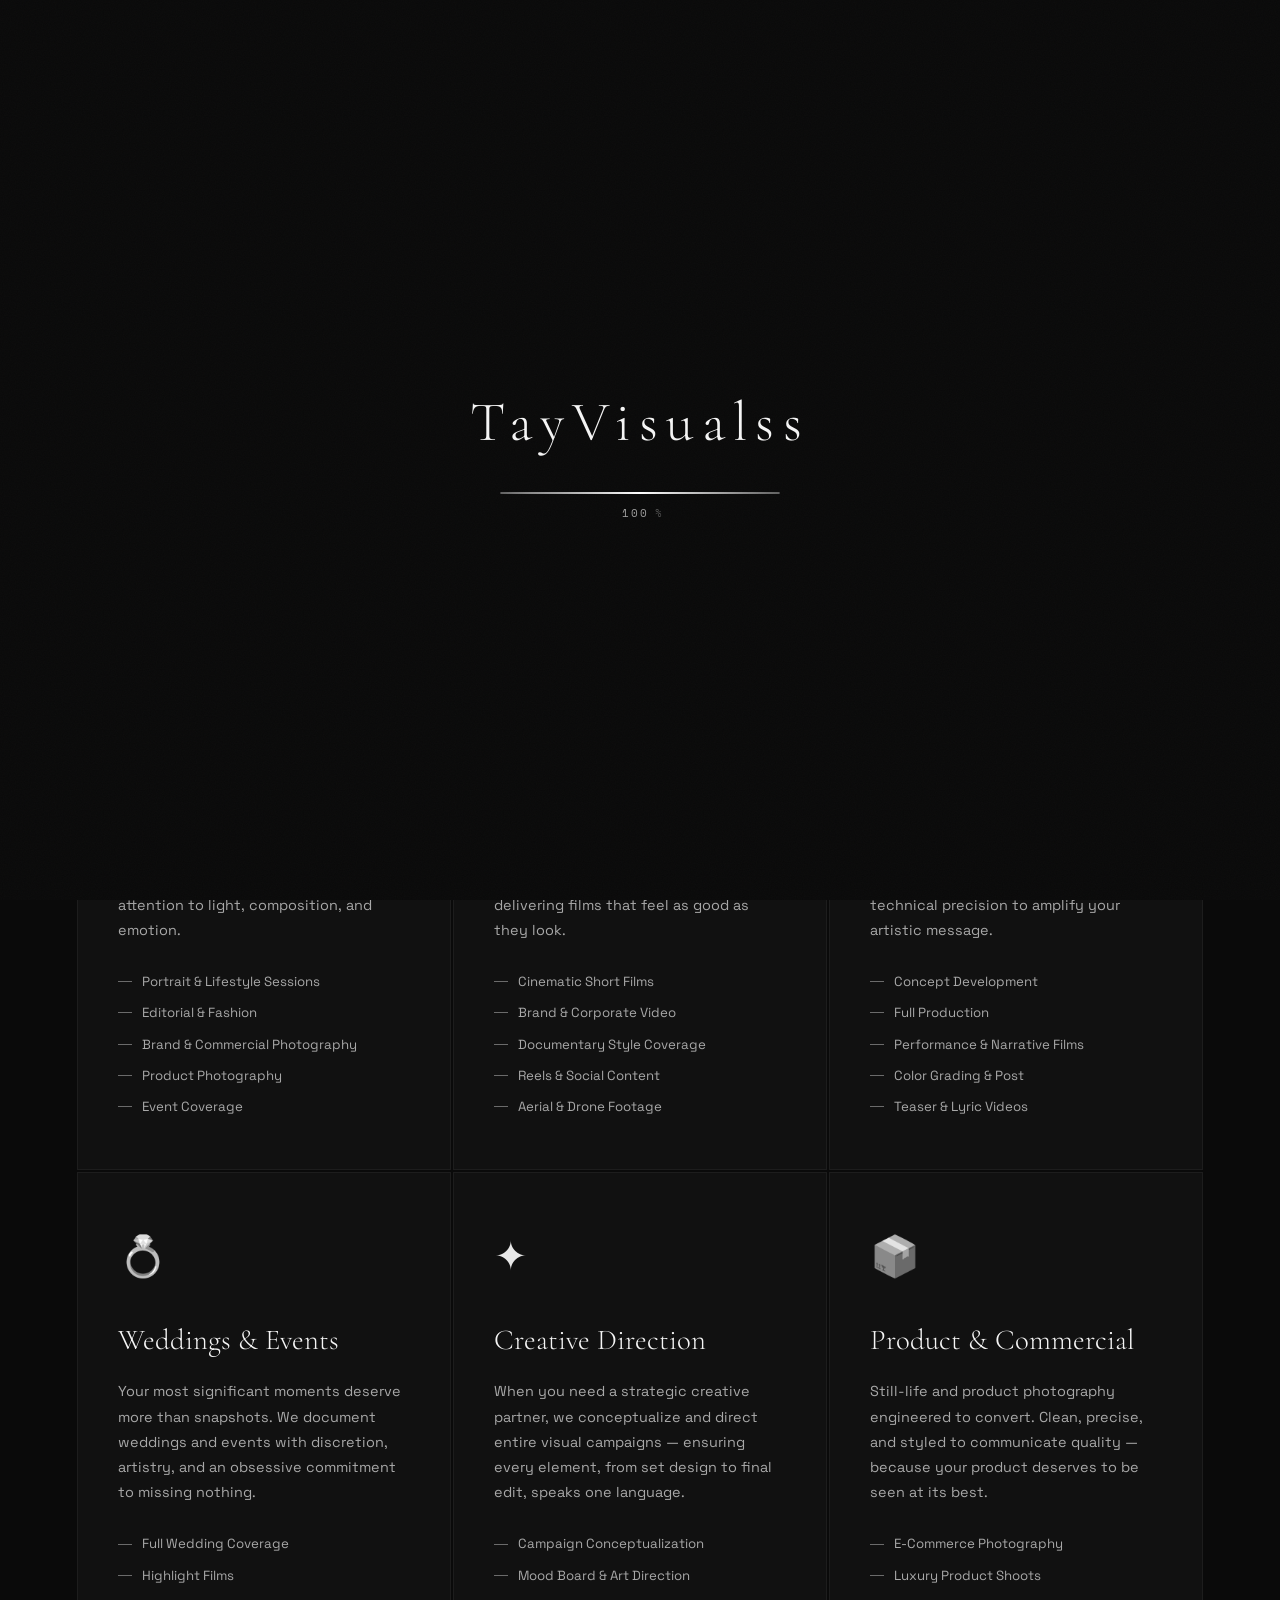
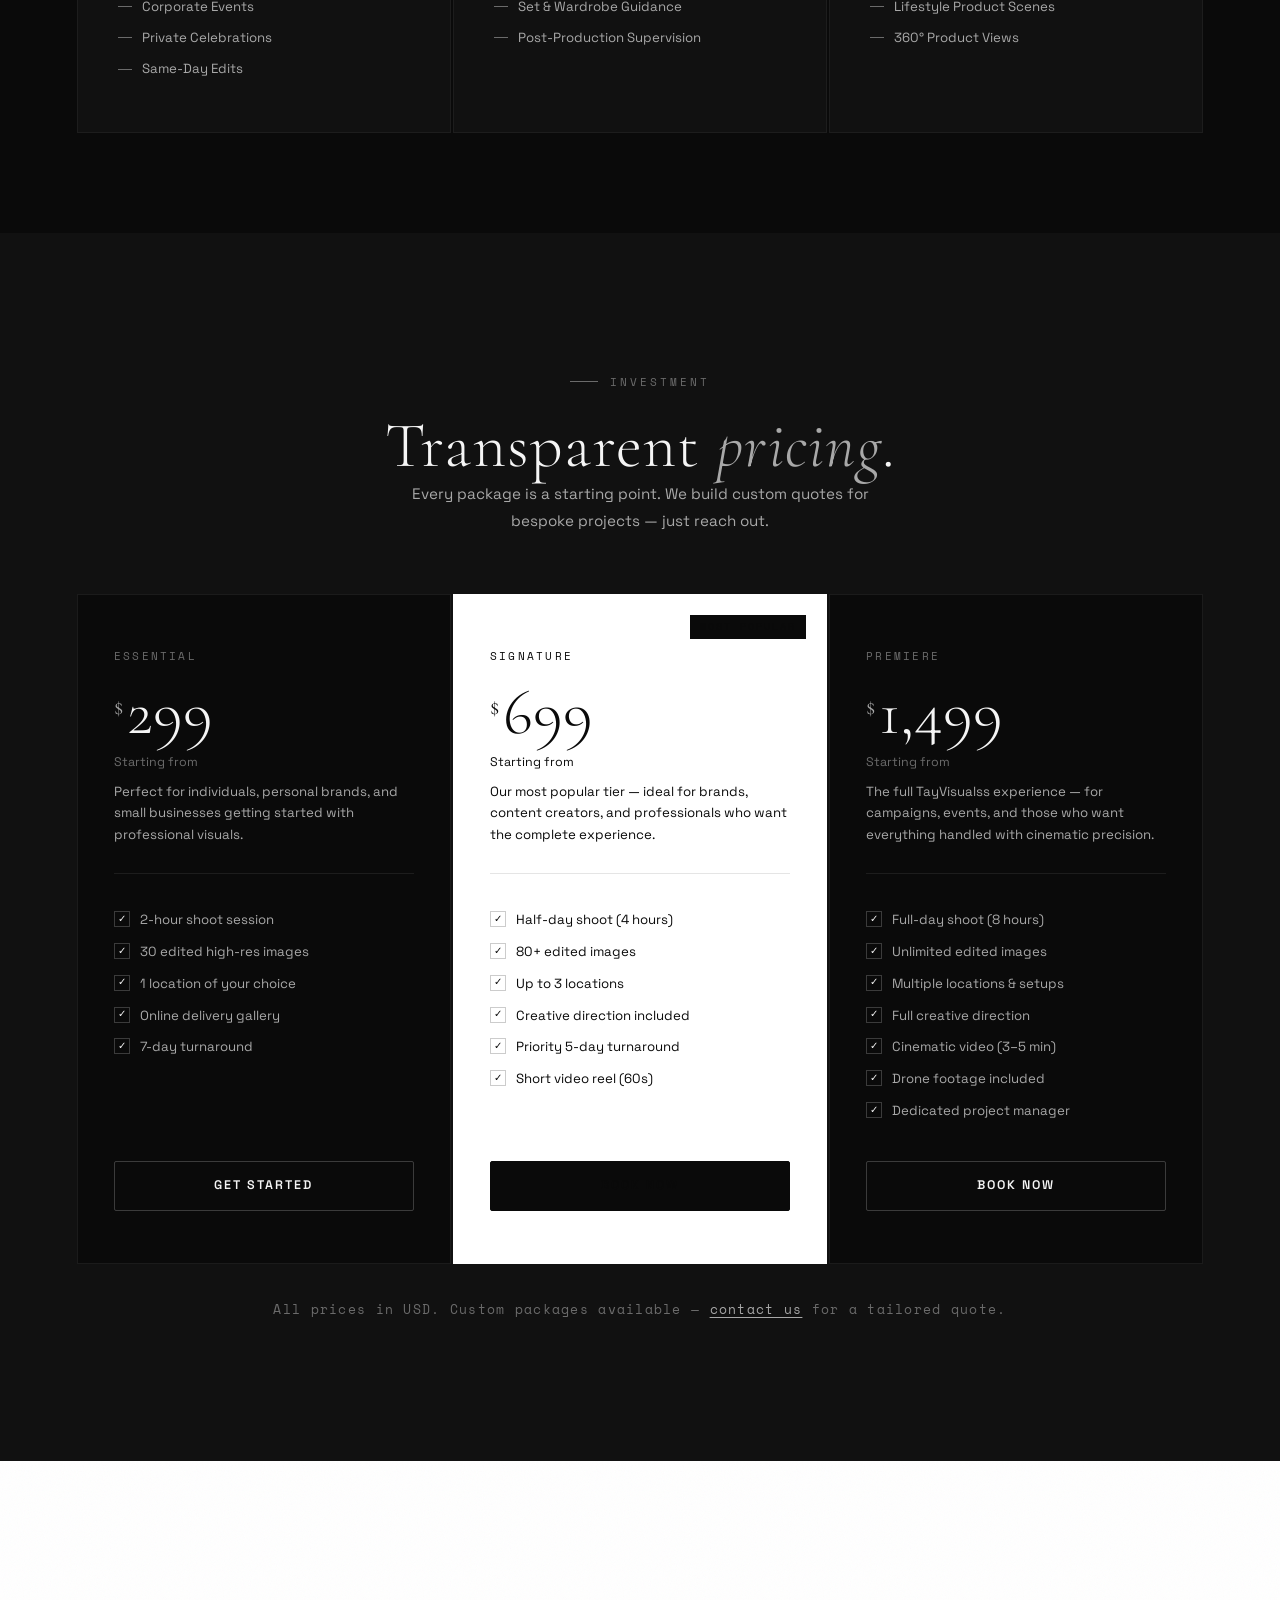
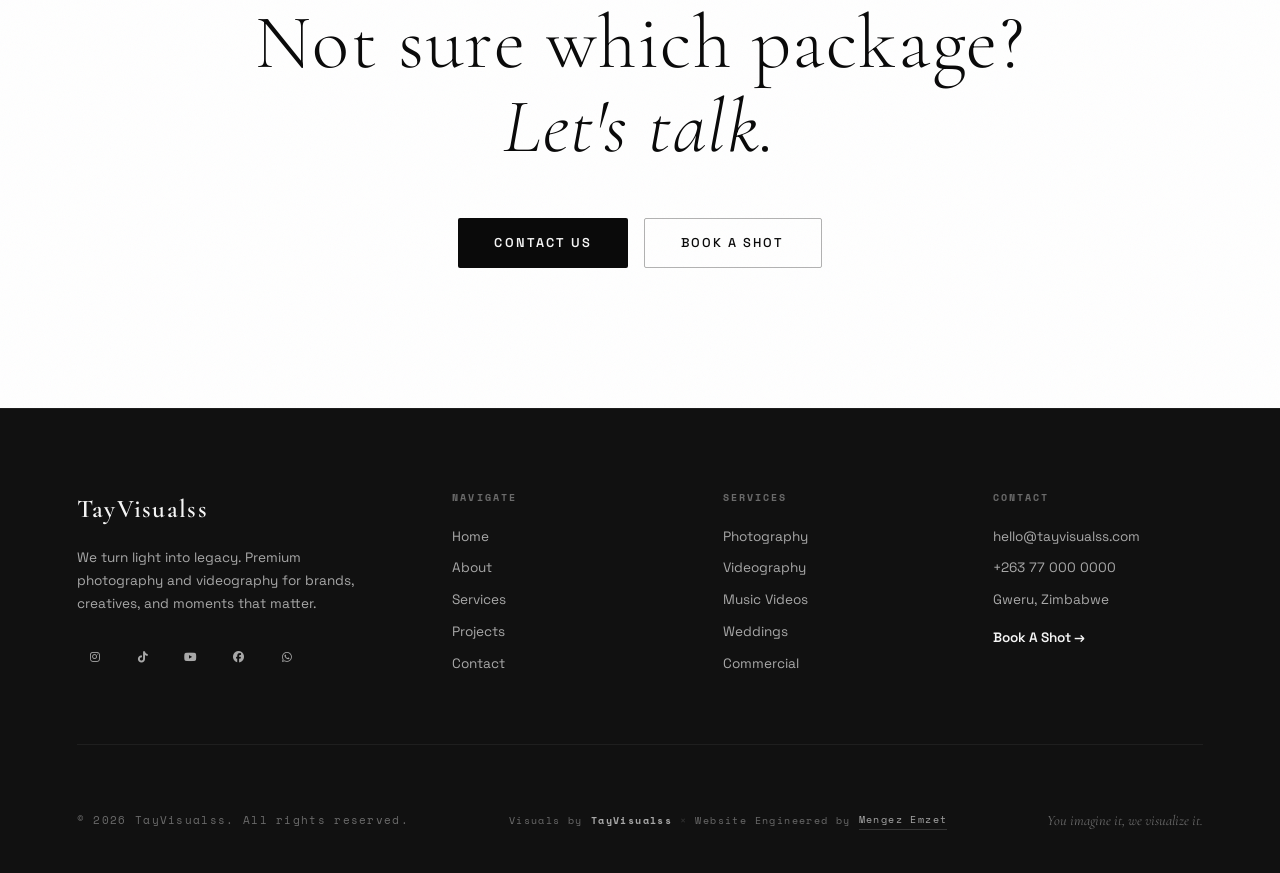
<file: tayvisualss/services.html>
<!DOCTYPE html>
<html lang="en">
<head>
  <meta charset="UTF-8" />
  <meta name="viewport" content="width=device-width, initial-scale=1.0, maximum-scale=1.0, user-scalable=no" />
  <meta name="description" content="TayVisualss — Premium photography & videography. We visualize the stories you imagine." />
  <title>TayVisualss — Photography & Videography</title>
  <link rel="stylesheet" href="https://cdnjs.cloudflare.com/ajax/libs/font-awesome/6.5.0/css/all.min.css" />
  <link rel="stylesheet" href="style.css" />
  <link rel="icon" href="assets/logo.jpeg" />
</head>
<body>

<!-- ════════════════════════════════════════════════
     PAGE LOADER
════════════════════════════════════════════════ -->
<div id="page-loader">
    <div class="loader-logo">TayVisualss</div>
    <div class="loader-bar-wrapper">
      <div class="loader-bar">
        <div class="loader-bar-progress"></div>
      </div>
      <div class="loader-percentage">
        <span id="loader-percent">0</span>%
      </div>
    </div>
  </div>

<!-- ─── PAGE TRANSITION CURTAIN ────────────────────── -->
<div class="page-transition"></div>

<!-- ─── CUSTOM CURSOR ────────────────────────────────── -->
<div class="cursor-dot"></div>
<div class="cursor-ring"></div>

<!-- ─── MOBILE MENU OVERLAY ─────────────────────────── -->
<div class="mobile-menu-overlay"></div>

<!-- ─── MOBILE MENU ──────────────────────────────────── -->
<nav class="mobile-menu">
    <ul class="mobile-nav-links">
      <li><a class="mobile-nav-link" href="index.html" data-page="home">Home</a></li>
      <li><a class="mobile-nav-link" href="about.html" data-page="about">About</a></li>
      <li><a class="mobile-nav-link" href="services.html" data-page="services">Services</a></li>
      <li><a class="mobile-nav-link" href="projects.html" data-page="projects">Projects</a></li>
      <li><a class="mobile-nav-link" href="contact.html" data-page="contact">Contact</a></li>
    </ul>
    <a class="mobile-nav-cta" href="book.html" data-page="book">Book A Shot</a>
    <p class="mobile-menu-footer">© 2026 TayVisualss</p>
  </nav>

<!-- ─── NAVBAR ───────────────────────────────────────── -->
<header id="navbar">
    <div class="nav-inner">
      <a class="nav-brand" href="#" data-page="home">
        <!-- ─── PICTURE LOGO ────────────────────────────────── -->
        <div class="nav-logo-wrapper">
          <picture class="nav-logo-picture">
            <!-- WebP format (modern browsers) -->
            <source 
              srcset="assets/logo.jpeg" 
              type="image/webp"
            >
            <!-- PNG fallback -->
            <source 
              srcset="assets/logo.jpeg" 
              type="image/png"
            >
            <!-- SVG fallback (if you want to keep it) -->
            <img 
              src="assets/logo.jpeg" 
              alt="TayVisualss Logo" 
              class="nav-logo-img"
              width="40"
              height="40"
              loading="lazy"
            >
          </picture>
        </div>
        <span class="nav-name">TayVisualss</span>
      </a>
  
      <ul class="nav-links">
        <li><a class="nav-link active" href="index.html" data-page="home">Home</a></li>
        <li><a class="nav-link" href="about.html" data-page="about">About</a></li>
        <li><a class="nav-link" href="services.html" data-page="services">Services</a></li>
        <li><a class="nav-link" href="projects.html" data-page="projects">Projects</a></li>
        <li><a class="nav-link" href="contact.html" data-page="contact">Contact</a></li>
        <li><a class="nav-cta" href="book.html" data-page="book">Book A Shot</a></li>
      </ul>
  
      <button class="hamburger" aria-label="Menu">
        <span></span><span></span><span></span>
      </button>
    </div>
  </header>

<main>

    <div class="services-hero">
      <div class="services-hero-content">
        <span class="section-label reveal from-left">What We Offer</span>
        <h1 class="about-hero-title reveal from-bottom">
          Services crafted for
          <em>your narrative.</em>
        </h1>
      </div>
    </div>
  
    <div class="section" style="padding-top:100px;padding-bottom:100px">
      <div class="services-full-grid">
        <div class="service-full-card reveal from-left">
          <div class="service-full-icon">📷</div>
          <h3 class="service-full-title">Photography</h3>
          <p class="service-full-desc">From editorial portraits to commercial campaigns, our photography is defined by a cinematic eye and meticulous attention to light, composition, and emotion.</p>
          <div class="service-features">
            <div class="service-feature">Portrait & Lifestyle Sessions</div>
            <div class="service-feature">Editorial & Fashion</div>
            <div class="service-feature">Brand & Commercial Photography</div>
            <div class="service-feature">Product Photography</div>
            <div class="service-feature">Event Coverage</div>
          </div>
        </div>
  
        <div class="service-full-card reveal from-right reveal-delay-1">
          <div class="service-full-icon">🎬</div>
          <h3 class="service-full-title">Videography</h3>
          <p class="service-full-desc">Motion storytelling with a director's eye. We handle everything from pre-production planning to final color grade, delivering films that feel as good as they look.</p>
          <div class="service-features">
            <div class="service-feature">Cinematic Short Films</div>
            <div class="service-feature">Brand & Corporate Video</div>
            <div class="service-feature">Documentary Style Coverage</div>
            <div class="service-feature">Reels & Social Content</div>
            <div class="service-feature">Aerial & Drone Footage</div>
          </div>
        </div>
  
        <div class="service-full-card reveal from-left reveal-delay-2">
          <div class="service-full-icon">🎵</div>
          <h3 class="service-full-title">Music Videos</h3>
          <p class="service-full-desc">We translate sound into vision. Our music video productions bring conceptual depth, visual flair, and technical precision to amplify your artistic message.</p>
          <div class="service-features">
            <div class="service-feature">Concept Development</div>
            <div class="service-feature">Full Production</div>
            <div class="service-feature">Performance & Narrative Films</div>
            <div class="service-feature">Color Grading & Post</div>
            <div class="service-feature">Teaser & Lyric Videos</div>
          </div>
        </div>
  
        <div class="service-full-card reveal from-right reveal-delay-1">
          <div class="service-full-icon">💍</div>
          <h3 class="service-full-title">Weddings & Events</h3>
          <p class="service-full-desc">Your most significant moments deserve more than snapshots. We document weddings and events with discretion, artistry, and an obsessive commitment to missing nothing.</p>
          <div class="service-features">
            <div class="service-feature">Full Wedding Coverage</div>
            <div class="service-feature">Highlight Films</div>
            <div class="service-feature">Corporate Events</div>
            <div class="service-feature">Private Celebrations</div>
            <div class="service-feature">Same-Day Edits</div>
          </div>
        </div>
  
        <div class="service-full-card reveal from-left">
          <div class="service-full-icon">✦</div>
          <h3 class="service-full-title">Creative Direction</h3>
          <p class="service-full-desc">When you need a strategic creative partner, we conceptualize and direct entire visual campaigns — ensuring every element, from set design to final edit, speaks one language.</p>
          <div class="service-features">
            <div class="service-feature">Campaign Conceptualization</div>
            <div class="service-feature">Mood Board & Art Direction</div>
            <div class="service-feature">Set & Wardrobe Guidance</div>
            <div class="service-feature">Post-Production Supervision</div>
          </div>
        </div>
  
        <div class="service-full-card reveal from-right reveal-delay-2">
          <div class="service-full-icon">📦</div>
          <h3 class="service-full-title">Product & Commercial</h3>
          <p class="service-full-desc">Still-life and product photography engineered to convert. Clean, precise, and styled to communicate quality — because your product deserves to be seen at its best.</p>
          <div class="service-features">
            <div class="service-feature">E-Commerce Photography</div>
            <div class="service-feature">Luxury Product Shoots</div>
            <div class="service-feature">Lifestyle Product Scenes</div>
            <div class="service-feature">360° Product Views</div>
          </div>
        </div>
      </div>
    </div>
  
    <!-- PRICING -->
    <div class="section-full pricing-section" style="padding:var(--section-pad) clamp(20px,6vw,80px)">
      <div style="max-width:1400px;margin:0 auto">
        <div class="reveal from-top" style="text-align:center;max-width:600px;margin:0 auto 60px">
          <span class="section-label" style="justify-content:center">Investment</span>
          <h2 class="section-title">Transparent <em>pricing</em>.</h2>
          <p class="section-desc" style="margin:0 auto">Every package is a starting point. We build custom quotes for bespoke projects — just reach out.</p>
        </div>
  
        <div class="pricing-grid">
          <!-- ESSENTIAL -->
          <div class="pricing-card reveal from-left">
            <div class="pricing-tier">Essential</div>
            <div class="pricing-price">
              <span class="pricing-currency">$</span>
              <span class="pricing-price-tag">299</span>
            </div>
            <p class="pricing-period">Starting from</p>
            <p class="pricing-desc">Perfect for individuals, personal brands, and small businesses getting started with professional visuals.</p>
            <div class="pricing-features">
              <div class="pricing-feature">
                <div class="pricing-feature-check">✓</div>
                <span>2-hour shoot session</span>
              </div>
              <div class="pricing-feature">
                <div class="pricing-feature-check">✓</div>
                <span>30 edited high-res images</span>
              </div>
              <div class="pricing-feature">
                <div class="pricing-feature-check">✓</div>
                <span>1 location of your choice</span>
              </div>
              <div class="pricing-feature">
                <div class="pricing-feature-check">✓</div>
                <span>Online delivery gallery</span>
              </div>
              <div class="pricing-feature">
                <div class="pricing-feature-check">✓</div>
                <span>7-day turnaround</span>
              </div>
            </div>
            <a class="btn-pricing" href="#" data-page="book">Get Started</a>
          </div>
  
          <!-- SIGNATURE — FEATURED -->
          <div class="pricing-card featured reveal from-bottom reveal-delay-2">
            <div class="pricing-badge">Most Popular</div>
            <div class="pricing-tier">Signature</div>
            <div class="pricing-price">
              <span class="pricing-currency">$</span>
              <span class="pricing-price-tag">699</span>
            </div>
            <p class="pricing-period">Starting from</p>
            <p class="pricing-desc">Our most popular tier — ideal for brands, content creators, and professionals who want the complete experience.</p>
            <div class="pricing-features">
              <div class="pricing-feature">
                <div class="pricing-feature-check">✓</div>
                <span>Half-day shoot (4 hours)</span>
              </div>
              <div class="pricing-feature">
                <div class="pricing-feature-check">✓</div>
                <span>80+ edited images</span>
              </div>
              <div class="pricing-feature">
                <div class="pricing-feature-check">✓</div>
                <span>Up to 3 locations</span>
              </div>
              <div class="pricing-feature">
                <div class="pricing-feature-check">✓</div>
                <span>Creative direction included</span>
              </div>
              <div class="pricing-feature">
                <div class="pricing-feature-check">✓</div>
                <span>Priority 5-day turnaround</span>
              </div>
              <div class="pricing-feature">
                <div class="pricing-feature-check">✓</div>
                <span>Short video reel (60s)</span>
              </div>
            </div>
            <a class="btn-pricing" href="#" data-page="book">Book Now</a>
          </div>
  
          <!-- PREMIERE -->
          <div class="pricing-card reveal from-right">
            <div class="pricing-tier">Premiere</div>
            <div class="pricing-price">
              <span class="pricing-currency">$</span>
              <span class="pricing-price-tag">1,499</span>
            </div>
            <p class="pricing-period">Starting from</p>
            <p class="pricing-desc">The full TayVisualss experience — for campaigns, events, and those who want everything handled with cinematic precision.</p>
            <div class="pricing-features">
              <div class="pricing-feature">
                <div class="pricing-feature-check">✓</div>
                <span>Full-day shoot (8 hours)</span>
              </div>
              <div class="pricing-feature">
                <div class="pricing-feature-check">✓</div>
                <span>Unlimited edited images</span>
              </div>
              <div class="pricing-feature">
                <div class="pricing-feature-check">✓</div>
                <span>Multiple locations & setups</span>
              </div>
              <div class="pricing-feature">
                <div class="pricing-feature-check">✓</div>
                <span>Full creative direction</span>
              </div>
              <div class="pricing-feature">
                <div class="pricing-feature-check">✓</div>
                <span>Cinematic video (3–5 min)</span>
              </div>
              <div class="pricing-feature">
                <div class="pricing-feature-check">✓</div>
                <span>Drone footage included</span>
              </div>
              <div class="pricing-feature">
                <div class="pricing-feature-check">✓</div>
                <span>Dedicated project manager</span>
              </div>
            </div>
            <a class="btn-pricing" href="#" data-page="book">Book Now</a>
          </div>
        </div>
  
        <p class="reveal from-bottom" style="text-align:center;margin-top:36px;font-size:0.8rem;color:var(--light-grey);font-family:var(--font-mono);letter-spacing:0.1em">
          All prices in USD. Custom packages available — <a href="#" data-page="contact" style="color:var(--silver);text-decoration:underline;text-underline-offset:3px">contact us</a> for a tailored quote.
        </p>
      </div>
    </div>
  
    <div class="cta-band">
      <div class="cta-band-grain"></div>
      <h2 class="cta-band-title reveal from-bottom">Not sure which package? <em>Let's talk.</em></h2>
      <div class="cta-band-actions reveal from-bottom reveal-delay-2">
        <a class="btn-dark" href="#" data-page="contact">Contact Us</a>
        <a class="btn-outline-dark" href="#" data-page="book">Book A Shot</a>
      </div>
    </div>
  
  </main>


<!-- ─── FOOTER ───────────────────────────────────────── -->
<footer>
    <div class="footer-inner">
      <div class="footer-top">
        <div class="footer-brand">
          <span class="nav-name">TayVisualss</span>
          <p>We turn light into legacy. Premium photography and videography for brands, creatives, and moments that matter.</p>
          <div class="footer-social">
            <a href="#" title="Instagram"><i class="fa-brands fa-instagram"></i></a>
            <a href="#" title="TikTok"><i class="fa-brands fa-tiktok"></i></a>
            <a href="#" title="YouTube"><i class="fa-brands fa-youtube"></i></a>
            <a href="#" title="Facebook"><i class="fa-brands fa-facebook"></i></a>
            <a href="#" title="WhatsApp"><i class="fa-brands fa-whatsapp"></i></a>
          </div>
        </div>
   
        <div class="footer-col">
          <h5>Navigate</h5>
          <a href="#" data-page="home">Home</a>
          <a href="#" data-page="about">About</a>
          <a href="#" data-page="services">Services</a>
          <a href="#" data-page="projects">Projects</a>
          <a href="#" data-page="contact">Contact</a>
        </div>
   
        <div class="footer-col">
          <h5>Services</h5>
          <a href="#" data-page="services">Photography</a>
          <a href="#" data-page="services">Videography</a>
          <a href="#" data-page="services">Music Videos</a>
          <a href="#" data-page="services">Weddings</a>
          <a href="#" data-page="services">Commercial</a>
        </div>
   
        <div class="footer-col">
          <h5>Contact</h5>
          <a href="mailto:hello@tayvisualss.com">hello@tayvisualss.com</a>
          <a href="#">+263 77 000 0000</a>
          <a href="#">Gweru, Zimbabwe</a>
          <a href="#" data-page="book" style="margin-top:16px;color:var(--white);font-weight:600">Book A Shot →</a>
        </div>
      </div>
   
      <div class="footer-bottom">
        <p class="footer-copy">© 2026 TayVisualss. All rights reserved.</p>
        <p class="footer-credit">
          Visuals by <span class="footer-credit-brand">TayVisualss</span>
          <span class="footer-credit-divider">×</span>
          Website Engineered by <a href="https://mengezdev.com" target="_blank" rel="noopener" class="footer-credit-link">Mengez Emzet</a>
        </p>
        <p class="footer-tagline">You imagine it, we visualize it.</p>
      </div>
    </div>
  </footer>

<script src="script.js"></script>
</body>
</html>
</file>
<file: style.css>
/* ===================================================
   TayVisualss — style.css
   Black & White Cinematic Design System
   =================================================== */

/* ─── FONTS ─────────────────────────────────────── */
@import url('https://fonts.googleapis.com/css2?family=Cormorant+Garamond:ital,wght@0,300;0,400;0,600;1,300;1,400&family=Space+Grotesk:wght@300;400;500;600;700&family=Space+Mono:ital,wght@0,400;0,700;1,400&display=swap');

/* ─── CUSTOM PROPERTIES ─────────────────────────── */
:root {
  --black: #0a0a0a;
  --off-black: #111111;
  --dark-grey: #1a1a1a;
  --mid-grey: #2e2e2e;
  --light-grey: #b0b0b0;      /* keep for very muted hints, or brighten below */

  /* ↓ BRIGHTENED TEXT COLORS ↓ */
  --silver: #cccccc;          /* was #a8a8a8 — brighter secondary text */
  --off-white: #ffffff;       /* was #e8e8e8 — now pure bright white body text */
  --white: #ffffff;           /* keep pure white headings */
  --pure-white: #ffffff;

  --font-display: 'Cormorant Garamond', serif;
  --font-body: 'Space Grotesk', sans-serif;
  --font-mono: 'Space Mono', monospace;

  --transition: 0.4s cubic-bezier(0.16, 1, 0.3, 1);
  --transition-fast: 0.2s cubic-bezier(0.16, 1, 0.3, 1);
  --transition-slow: 0.8s cubic-bezier(0.16, 1, 0.3, 1);

  --nav-height: 76px;
  --section-pad: clamp(80px, 12vw, 140px);
}

/* ─── RESET ─────────────────────────────────────── */
*, *::before, *::after { box-sizing: border-box; margin: 0; padding: 0; }
html { scroll-behavior: smooth; font-size: 16px; }
body {
  background: var(--black);
  /* color: var(--off-white); */
  color: #ffffff;
  font-family: var(--font-body);
  font-weight: 400;
  line-height: 1.6;
  overflow-x: hidden;
  -webkit-font-smoothing: antialiased;
}
img, video { display: block; max-width: 100%; }
a { text-decoration: none; color: inherit; }
ul { list-style: none; }
button { cursor: pointer; border: none; background: none; font-family: inherit; }

/* ─── SCROLLBAR ──────────────────────────────────── */
::-webkit-scrollbar { width: 4px; }
::-webkit-scrollbar-track { background: var(--black); }
::-webkit-scrollbar-thumb { background: var(--mid-grey); border-radius: 2px; }
::-webkit-scrollbar-thumb:hover { background: var(--silver); }

/* ─── SELECTION ──────────────────────────────────── */
::selection { background: var(--white); color: var(--black); }

/* ─── PAGE LOADER ────────────────────────────────────── */
#page-loader {
  position: fixed;
  inset: 0;
  background: var(--black);
  z-index: 9999;
  display: flex;
  align-items: center;
  justify-content: center;
  flex-direction: column;
  gap: 24px;
  transition: opacity 0.8s ease, visibility 0.8s ease;
}

#page-loader.hidden {
  opacity: 0;
  visibility: hidden;
  pointer-events: none;
}

/* ─── LOADER LOGO ────────────────────────────────────── */
.loader-logo {
  font-family: var(--font-display);
  font-size: clamp(2rem, 5vw, 3.5rem);
  font-weight: 300;
  letter-spacing: 0.15em;
  color: var(--white);
  opacity: 0;
  animation: loaderFade 0.6s ease 0.2s forwards;
}

/* ─── LOADER BAR WRAPPER ────────────────────────────── */
.loader-bar-wrapper {
  width: 280px;
  max-width: 80vw;
  display: flex;
  flex-direction: column;
  gap: 10px;
  align-items: center;
}

/* ─── LOADER BAR ─────────────────────────────────────── */
.loader-bar {
  width: 100%;
  height: 2px;
  background: rgba(255, 255, 255, 0.08);
  border-radius: 4px;
  position: relative;
  overflow: hidden;
}

/* ─── LOADER BAR PROGRESS ───────────────────────────── */
.loader-bar-progress {
  position: absolute;
  top: 0;
  left: 0;
  height: 100%;
  width: 0%;
  background: linear-gradient(90deg, 
    rgba(255, 255, 255, 0.3) 0%,
    #ffffff 50%,
    rgba(255, 255, 255, 0.3) 100%
  );
  border-radius: 4px;
  animation: loaderProgress 2s cubic-bezier(0.16, 1, 0.3, 1) 0.3s forwards;
}

/* ─── LOADER PERCENTAGE ──────────────────────────────── */
.loader-percentage {
  font-family: var(--font-mono);
  font-size: 0.7rem;
  letter-spacing: 0.2em;
  color: rgba(255, 255, 255, 0.3);
  opacity: 0;
  animation: loaderFade 0.6s ease 0.8s forwards;
}

.loader-percentage span {
  display: inline-block;
  min-width: 40px;
  text-align: center;
  color: rgba(255, 255, 255, 0.6);
  font-weight: 500;
}

/* ─── ANIMATIONS ──────────────────────────────────────── */
@keyframes loaderFade {
  to { opacity: 1; }
}

@keyframes loaderProgress {
  0% { width: 0%; }
  10% { width: 8%; }
  30% { width: 25%; }
  50% { width: 45%; }
  65% { width: 62%; }
  80% { width: 78%; }
  92% { width: 92%; }
  100% { width: 100%; }
}

/* ─── CURSOR ─────────────────────────────────────── */
.cursor-dot, .cursor-ring {
  position: fixed;
  border-radius: 50%;
  pointer-events: none;
  z-index: 9998;
  transition: opacity 0.3s ease;
}
.cursor-dot {
  width: 6px; height: 6px;
  background: var(--white);
  transform: translate(-50%, -50%);
  top: 0; left: 0;
}
.cursor-ring {
  width: 36px; height: 36px;
  border: 1px solid rgba(245,245,245,0.5);
  transform: translate(-50%, -50%);
  top: 0; left: 0;
  transition: width 0.3s ease, height 0.3s ease, border-color 0.3s ease;
}
.cursor-ring.hover {
  width: 56px; height: 56px;
  border-color: var(--white);
}
@media (hover: none) { .cursor-dot, .cursor-ring { display: none; } }

/* ─── NAVIGATION ─────────────────────────────────── */
#navbar {
  position: fixed;
  top: 0; left: 0; right: 0;
  height: var(--nav-height);
  z-index: 1000;
  display: flex;
  align-items: center;
  padding: 0 clamp(20px, 5vw, 60px);
  transition: background var(--transition), backdrop-filter var(--transition), border-bottom var(--transition);
}
#navbar.scrolled {
  background: rgba(10,10,10,0.92);
  backdrop-filter: blur(20px);
  -webkit-backdrop-filter: blur(20px);
  border-bottom: 1px solid rgba(255,255,255,0.06);
}
.nav-inner {
  display: flex;
  align-items: center;
  justify-content: space-between;
  width: 100%;
  max-width: 1400px;
  margin: 0 auto;
}
.nav-brand {
  display: flex;
  align-items: center;
  gap: 12px;
}
.nav-logo-img {
  width: 40px; height: 40px;
  border-radius: 50%;
  object-fit: cover;
  border: 1px solid rgba(255,255,255,0.2);
  background: var(--mid-grey);
  display: flex;
  align-items: center;
  justify-content: center;
  overflow: hidden;
  flex-shrink: 0;
}

.nav-name {
  font-family: var(--font-display);
  font-size: 1.4rem;
  font-weight: 600;
  letter-spacing: 0.05em;
  color: var(--white);
  white-space: nowrap;
}
.nav-links {
  display: flex;
  align-items: center;
  gap: clamp(24px, 3vw, 44px);
}
.nav-link {
  font-family: var(--font-body);
  font-size: 0.82rem;
  font-weight: 500;
  letter-spacing: 0.12em;
  text-transform: uppercase;
  color: var(--silver);
  position: relative;
  transition: color var(--transition-fast);
}
.nav-link::after {
  content: '';
  position: absolute;
  bottom: -4px; left: 0;
  width: 0; height: 1px;
  background: var(--white);
  transition: width var(--transition);
}
.nav-link:hover, .nav-link.active { color: var(--white); }
.nav-link:hover::after, .nav-link.active::after { width: 100%; }
.nav-cta {
  font-family: var(--font-body);
  font-size: 0.78rem;
  font-weight: 600;
  letter-spacing: 0.14em;
  text-transform: uppercase;
  color: var(--black);
  background: var(--white);
  padding: 10px 22px;
  border-radius: 2px;
  transition: background var(--transition-fast), color var(--transition-fast), transform var(--transition-fast);
  white-space: nowrap;
}
.nav-cta:hover {
  background: var(--off-white);
  transform: translateY(-1px);
}

/* ─── HAMBURGER ──────────────────────────────────── */
.hamburger {
  display: none;
  flex-direction: column;
  gap: 5px;
  padding: 6px;
  cursor: pointer;
  z-index: 1100;
}
.hamburger span {
  display: block;
  width: 26px;
  height: 1.5px;
  background: var(--white);
  transition: transform var(--transition), opacity var(--transition), width var(--transition);
  transform-origin: left center;
}
.hamburger.open span:nth-child(1) { transform: rotate(45deg) translateY(-1px); }
.hamburger.open span:nth-child(2) { opacity: 0; width: 0; }
.hamburger.open span:nth-child(3) { transform: rotate(-45deg) translateY(1px); }

/* ─── MOBILE MENU ────────────────────────────────── */
.mobile-menu {
  position: fixed;
  top: 0; left: 0;
  width: min(320px, 85vw);
  height: 100vh;
  background: var(--off-black);
  z-index: 1050;
  display: flex;
  flex-direction: column;
  padding: 100px 40px 60px;
  transform: translateX(-100%);
  transition: transform var(--transition-slow);
  border-right: 1px solid rgba(255,255,255,0.06);
}
.mobile-menu.open { transform: translateX(0); }
.mobile-menu-overlay {
  position: fixed;
  inset: 0;
  background: rgba(0,0,0,0.7);
  z-index: 1040;
  opacity: 0;
  pointer-events: none;
  transition: opacity var(--transition);
}
.mobile-menu-overlay.open { opacity: 1; pointer-events: all; }
.mobile-nav-links {
  display: flex;
  flex-direction: column;
  gap: 8px;
}
.mobile-nav-link {
  font-family: var(--font-display);
  font-size: 2rem;
  font-weight: 300;
  color: var(--silver);
  padding: 10px 0;
  border-bottom: 1px solid rgba(255,255,255,0.06);
  transition: color var(--transition-fast), padding-left var(--transition-fast);
  display: block;
}
.mobile-nav-link:hover { color: var(--white); padding-left: 8px; }
.mobile-nav-cta {
  margin-top: 40px;
  display: inline-block;
  font-size: 0.8rem;
  font-weight: 600;
  letter-spacing: 0.14em;
  text-transform: uppercase;
  color: var(--black);
  background: var(--white);
  padding: 14px 28px;
  text-align: center;
  transition: background var(--transition-fast);
}
.mobile-nav-cta:hover { background: var(--off-white); }
.mobile-menu-footer {
  margin-top: auto;
  font-size: 0.75rem;
  color: var(--light-grey);
  letter-spacing: 0.08em;
}

/* ─── REVEAL ANIMATIONS ──────────────────────────── */
.reveal {
  opacity: 0;
  transform: translateY(40px);
  transition: opacity 0.8s cubic-bezier(0.16,1,0.3,1), transform 0.8s cubic-bezier(0.16,1,0.3,1);
}
.reveal.from-left { transform: translateX(-60px); }
.reveal.from-right { transform: translateX(60px); }
.reveal.from-top { transform: translateY(-40px); }
.reveal.from-bottom { transform: translateY(60px); }
.reveal.scale-in { transform: scale(0.92); }
.reveal.visible {
  opacity: 1;
  transform: translate(0) scale(1);
}
.reveal-delay-1 { transition-delay: 0.1s; }
.reveal-delay-2 { transition-delay: 0.2s; }
.reveal-delay-3 { transition-delay: 0.3s; }
.reveal-delay-4 { transition-delay: 0.4s; }
.reveal-delay-5 { transition-delay: 0.5s; }
.reveal-delay-6 { transition-delay: 0.6s; }

/* ─── PAGE WRAPPER ───────────────────────────────── */
.page { display: none; }
.page.active { display: block; }

/* ─── HERO ───────────────────────────────────────── */
.hero {
  position: relative;
  min-height: 100vh;
  display: flex;
  flex-direction: column;
  align-items: center;
  justify-content: flex-start;
  overflow: hidden;
  padding: calc(var(--nav-height) + 40px) 20px 0;
}
.hero-video-bg {
  position: absolute;
  inset: 0;
  z-index: 0;
}
.hero-video-bg video {
  width: 100%; height: 100%;
  object-fit: cover;
}
.hero-video-bg::after {
  content: '';
  position: absolute;
  inset: 0;
  background: linear-gradient(
    to bottom,
    rgba(10,10,10,0.55) 0%,
    rgba(10,10,10,0.3) 40%,
    rgba(10,10,10,0.7) 100%
  );
}
/* Animated fallback when no video */
.hero-canvas-bg {
  position: absolute;
  inset: 0;
  z-index: 0;
}
canvas#hero-canvas {
  width: 100%;
  height: 100%;
}
.hero-content {
  position: relative;
  z-index: 2;
  text-align: center;
  width: 100%;
  max-width: 900px;
  display: flex;
  flex-direction: column;
  align-items: center;
}
.hero-title {
  font-family: var(--font-display);
  font-size: clamp(3.6rem, 10vw, 9rem);
  font-weight: 300;
  letter-spacing: 0.08em;
  line-height: 1;
  color: var(--pure-white);
  text-transform: uppercase;
}
.hero-spacer {
  height: clamp(240px, 25vh, 350px);
  width: 100%;
  display: flex;
  align-items: center;
  justify-content: center;
}
.hero-spacer-line {
  width: 1px;
  height: 100%;
  background: linear-gradient(to bottom, rgba(255,255,255,0), rgba(255,255,255,0.3), rgba(255,255,255,0));
  animation: pulseOpacity 2.5s ease-in-out infinite;
}
@keyframes pulseOpacity { 0%,100% { opacity: 0.3; } 50% { opacity: 1; } }

@media (max-width: 1024px) {
  .hero-spacer { height: clamp(350px, 50vh, 550px); }
}
@media (max-width: 768px) {
  .hero-spacer { height: clamp(180px, 44vh, 280px); }
}

.hero-tagline {
  font-family: var(--font-display);
  font-size: clamp(1.1rem, 2.8vw, 2rem);
  font-weight: 300;
  font-style: italic;
  letter-spacing: 0.04em;
  color: rgba(245,245,245,0.85);
}
.hero-sub {
  margin-top: 28px;
  font-family: var(--font-body);
  font-size: clamp(0.78rem, 1.4vw, 0.9rem);
  font-weight: 400;
  letter-spacing: 0.22em;
  text-transform: uppercase;
  color: rgba(168,168,168,0.8);
}
.hero-cta-group {
  margin-top: 52px;
  display: flex;
  gap: 20px;
  flex-wrap: wrap;
  justify-content: center;
}
.btn-primary {
  display: inline-flex;
  align-items: center;
  gap: 10px;
  font-family: var(--font-body);
  font-size: 0.8rem;
  font-weight: 600;
  letter-spacing: 0.16em;
  text-transform: uppercase;
  color: var(--black);
  background: var(--pure-white);
  padding: 15px 36px;
  border-radius: 2px;
  transition: all var(--transition-fast);
  position: relative;
  overflow: hidden;
}
.btn-primary::before {
  content: '';
  position: absolute;
  inset: 0;
  background: var(--black);
  transform: translateX(-101%);
  transition: transform var(--transition);
}
.btn-primary:hover { color: var(--white); }
.btn-primary:hover::before { transform: translateX(0); }
.btn-primary span { position: relative; z-index: 1; }
.btn-secondary {
  display: inline-flex;
  align-items: center;
  gap: 10px;
  font-family: var(--font-body);
  font-size: 0.8rem;
  font-weight: 500;
  letter-spacing: 0.16em;
  text-transform: uppercase;
  color: var(--white);
  background: transparent;
  padding: 14px 36px;
  border: 1px solid rgba(255,255,255,0.3);
  border-radius: 2px;
  transition: all var(--transition-fast);
}
.btn-secondary:hover {
  border-color: var(--white);
  background: rgba(255,255,255,0.05);
}

/* ─── SECTION BASE ───────────────────────────────── */
.section {
  padding: var(--section-pad) clamp(20px, 6vw, 80px);
  max-width: 1400px;
  margin: 0 auto;
}
.section-full {
  padding: var(--section-pad) clamp(20px, 6vw, 80px);
}
.section-label {
  font-family: var(--font-mono);
  font-size: 0.7rem;
  letter-spacing: 0.26em;
  text-transform: uppercase;
  color: var(--light-grey);
  margin-bottom: 20px;
  display: flex;
  align-items: center;
  gap: 12px;
}
.section-label::before {
  content: '';
  display: inline-block;
  width: 28px; height: 1px;
  background: var(--light-grey);
}
.section-title {
  font-family: var(--font-display);
  font-size: clamp(2.2rem, 5vw, 4rem);
  font-weight: 300;
  line-height: 1.1;
  color: var(--white);
  letter-spacing: 0.02em;
}
.section-title em { font-style: italic; color: var(--silver); }
.section-desc {
  margin-top: 20px;
  font-size: 0.95rem;
  color: var(--silver);
  max-width: 520px;
  line-height: 1.75;
}

/* ─── DIVIDER ────────────────────────────────────── */
.divider {
  width: 100%;
  height: 1px;
  background: linear-gradient(to right, transparent, rgba(255,255,255,0.1), transparent);
}

/* ─── TICKER ─────────────────────────────────────── */
.ticker-wrap {
  overflow: hidden;
  background: var(--off-black);
  border-top: 1px solid rgba(255,255,255,0.06);
  border-bottom: 1px solid rgba(255,255,255,0.06);
  padding: 14px 0;
  white-space: nowrap;
}
.ticker-track {
  display: inline-flex;
  animation: ticker 30s linear infinite !important;
}
.ticker-item {
  font-family: var(--font-mono);
  font-size: 0.72rem;
  letter-spacing: 0.2em;
  text-transform: uppercase;
  color: var(--light-grey);
  padding: 0 40px;
}
.ticker-item .dot {
  display: inline-block;
  width: 4px; height: 4px;
  border-radius: 50%;
  background: var(--light-grey);
  margin-right: 40px;
  vertical-align: middle;
}
@keyframes ticker { from { transform: translateX(0); } to { transform: translateX(-50%); } }

/* ─── STATS STRIP ────────────────────────────────── */
.stats-strip {
  display: grid;
  grid-template-columns: repeat(auto-fit, minmax(160px, 1fr));
  gap: 2px;
  background: rgba(255,255,255,0.05);
  border-top: 1px solid rgba(255,255,255,0.06);
  border-bottom: 1px solid rgba(255,255,255,0.06);
}
.stat-item {
  background: var(--black);
  padding: 40px 32px;
  text-align: center;
  transition: background var(--transition-fast);
}
.stat-item:hover { background: var(--off-black); }
.stat-number {
  font-family: var(--font-display);
  font-size: clamp(2.4rem, 5vw, 3.8rem);
  font-weight: 300;
  color: var(--white);
  line-height: 1;
  display: block;
}
.stat-label {
  margin-top: 8px;
  font-family: var(--font-mono);
  font-size: 0.68rem;
  letter-spacing: 0.2em;
  text-transform: uppercase;
  color: var(--light-grey);
}

/* ─── HOME: SERVICES PREVIEW ─────────────────────── */
.services-preview-grid {
  display: grid;
  grid-template-columns: repeat(auto-fit, minmax(280px, 1fr));
  gap: 2px;
  margin-top: 60px;
}
.service-card {
  background: var(--off-black);
  padding: 44px 36px;
  border: 1px solid rgba(255,255,255,0.05);
  position: relative;
  overflow: hidden;
  cursor: pointer;
  transition: background var(--transition-fast);
}
.service-card::before {
  content: '';
  position: absolute;
  bottom: 0; left: 0;
  width: 0; height: 2px;
  background: var(--white);
  transition: width var(--transition);
}
.service-card:hover { background: var(--dark-grey); }
.service-card:hover::before { width: 100%; }

/* Base icon wrapper (removed filter: grayscale) */
.service-card-icon {
  margin-bottom: 24px;
  display: block;
}

/* New Futuristic SVG Icon Styles */
.service-card-icon.futuristic-icon {
  width: 58px;
  height: 58px;
  display: flex;
  align-items: center;
  justify-content: center;
  position: relative;
  border: 1px solid rgba(255, 255, 255, 0.22);
  border-radius: 50%;
  background: rgba(255, 255, 255, 0.03);
  transition: all 0.45s cubic-bezier(.16, 1, .3, 1);
}

/* Inner ring */
.service-card-icon.futuristic-icon::before {
  content: "";
  position: absolute;
  inset: 8px;
  border: 1px solid rgba(255, 255, 255, 0.10);
  border-radius: 50%;
  transition: transform 0.45s cubic-bezier(.16, 1, .3, 1);
}

/* The SVG itself */
.service-card-icon.futuristic-icon svg {
  width: 28px;
  height: 28px;
  fill: none;
  stroke: var(--white);
  stroke-width: 1.7;
  stroke-linecap: round;
  stroke-linejoin: round;
  transition: all 0.45s ease;
}

/* Hover effects */
.service-card:hover .service-card-icon.futuristic-icon {
  border-color: var(--white);
  background: rgba(255, 255, 255, 0.06);
  transform: translateY(-5px) rotate(-7deg) scale(1.08);
  box-shadow: 0 0 28px rgba(255, 255, 255, 0.12);
}

.service-card:hover .service-card-icon.futuristic-icon::before {
  transform: scale(1.35);
}

.service-card:hover .service-card-icon.futuristic-icon svg {
  transform: rotate(7deg) scale(1.06);
}

.service-card-title {
  font-family: var(--font-display);
  font-size: 1.5rem;
  font-weight: 400;
  color: var(--white);
  margin-bottom: 12px;
}
.service-card-desc {
  font-size: 0.88rem;
  color: var(--silver);
  line-height: 1.7;
}
.service-card-arrow {
  margin-top: 28px;
  font-family: var(--font-mono);
  font-size: 0.72rem;
  letter-spacing: 0.2em;
  text-transform: uppercase;
  color: var(--light-grey);
  display: flex;
  align-items: center;
  gap: 10px;
  transition: color var(--transition-fast), gap var(--transition-fast);
}
.service-card:hover .service-card-arrow { color: var(--white); gap: 16px; }

/* ─── FEATURED WORK ──────────────────────────────── */
.work-grid {
  display: grid;
  grid-template-columns: repeat(12, 1fr);
  grid-template-rows: auto;
  gap: 4px;
  margin-top: 60px;
}
.work-item {
  position: relative;
  overflow: hidden;
  background: var(--mid-grey);
  cursor: pointer;
}
.work-item:nth-child(1) { grid-column: span 7; grid-row: span 2; min-height: 480px; }
.work-item:nth-child(2) { grid-column: span 5; min-height: 236px; }
.work-item:nth-child(3) { grid-column: span 5; min-height: 236px; }
.work-item:nth-child(4) { grid-column: span 4; min-height: 260px; }
.work-item:nth-child(5) { grid-column: span 4; min-height: 260px; }
.work-item:nth-child(6) { grid-column: span 4; min-height: 260px; }
.work-item-bg {
  position: absolute;
  inset: 0;
  background: var(--mid-grey);
  transition: transform var(--transition-slow);
}
/* Real image inside work items */
.work-img {
  position: absolute;
  inset: 0;
  width: 100%;
  height: 100%;
  object-fit: cover;
  object-position: center;
  display: block;
  transition: transform var(--transition-slow);
  filter: grayscale(20%);
}
.work-item:hover .work-img { transform: scale(1.06); filter: grayscale(0%); }
.work-item-overlay {
  position: absolute;
  inset: 0;
  background: linear-gradient(to top, rgba(0,0,0,0.85) 0%, rgba(0,0,0,0) 50%);
  opacity: 0;
  transition: opacity var(--transition);
  z-index: 2;
}
.work-item:hover .work-item-overlay { opacity: 1; }
.work-item-info {
  position: absolute;
  bottom: 0; left: 0; right: 0;
  padding: 28px;
  transform: translateY(10px);
  opacity: 0;
  transition: all var(--transition);
  z-index: 3;
}
.work-item:hover .work-item-info { transform: translateY(0); opacity: 1; }
.work-item-cat {
  font-family: var(--font-mono);
  font-size: 0.65rem;
  letter-spacing: 0.22em;
  text-transform: uppercase;
  color: var(--silver);
  margin-bottom: 6px;
}
.work-item-title {
  font-family: var(--font-display);
  font-size: 1.3rem;
  font-weight: 400;
  color: var(--pure-white);
}

/* ─── TESTIMONIALS ───────────────────────────────── */
.testimonials-section { background: var(--off-black); }
.testimonials-grid {
  display: grid;
  grid-template-columns: repeat(auto-fit, minmax(300px, 1fr));
  gap: 2px;
  margin-top: 60px;
}
.testimonial-card {
  background: var(--black);
  padding: 44px 36px;
  border: 1px solid rgba(255,255,255,0.05);
  transition: border-color var(--transition-fast);
}
.testimonial-card:hover { border-color: rgba(255,255,255,0.15); }
.testimonial-quote {
  font-family: var(--font-display);
  font-size: 3rem;
  line-height: 1;
  color: rgba(255,255,255,0.12);
  margin-bottom: 16px;
  font-style: italic;
}
.testimonial-text {
  font-family: var(--font-display);
  font-size: 1.1rem;
  font-style: italic;
  color: var(--off-white);
  line-height: 1.7;
  margin-bottom: 28px;
}
.testimonial-author {
  display: flex;
  align-items: center;
  gap: 14px;
}
.testimonial-avatar {
  width: 44px; height: 44px;
  border-radius: 50%;
  background: var(--mid-grey);
  display: flex;
  align-items: center;
  justify-content: center;
  font-family: var(--font-display);
  font-size: 1rem;
  color: var(--silver);
  flex-shrink: 0;
}
.testimonial-name {
  font-size: 0.85rem;
  font-weight: 600;
  color: var(--white);
}
.testimonial-role {
  font-size: 0.75rem;
  color: var(--light-grey);
  margin-top: 2px;
  font-family: var(--font-mono);
  letter-spacing: 0.08em;
}

/* ─── PROCESS ────────────────────────────────────── */
.process-steps {
  display: grid;
  grid-template-columns: repeat(auto-fit, minmax(200px, 1fr));
  gap: 0;
  margin-top: 60px;
  counter-reset: steps;
}
.process-step {
  padding: 40px 32px;
  border-top: 1px solid rgba(255,255,255,0.08);
  border-right: 1px solid rgba(255,255,255,0.04);
  position: relative;
  counter-increment: steps;
  transition: background var(--transition-fast);
}
.process-step:last-child { border-right: none; }
.process-step:hover { background: var(--off-black); }
.process-step-num {
  font-family: var(--font-mono);
  font-size: 0.68rem;
  letter-spacing: 0.18em;
  color: var(--light-grey);
  margin-bottom: 20px;
}
.process-step-title {
  font-family: var(--font-display);
  font-size: 1.3rem;
  font-weight: 400;
  color: var(--white);
  margin-bottom: 12px;
}
.process-step-desc {
  font-size: 0.85rem;
  color: var(--silver);
  line-height: 1.7;
}

/* ─── CTA BAND ───────────────────────────────────── */
.cta-band {
  position: relative;
  overflow: hidden;
  background: var(--pure-white);
  color: var(--black);
  padding: clamp(80px, 12vw, 140px) clamp(20px, 6vw, 80px);
  text-align: center;
  display: flex;
  flex-direction: column;
  align-items: center;
}
.cta-band-grain {
  position: absolute;
  inset: 0;
  opacity: 0.04;
  background-image: url("data:image/svg+xml,%3Csvg viewBox='0 0 256 256' xmlns='http://www.w3.org/2000/svg'%3E%3Cfilter id='n'%3E%3CfeTurbulence type='fractalNoise' baseFrequency='0.9' numOctaves='4' stitchTiles='stitch'/%3E%3C/filter%3E%3Crect width='100%25' height='100%25' filter='url(%23n)'/%3E%3C/svg%3E");
  background-size: 200px;
}
.cta-band-title {
  font-family: var(--font-display);
  font-size: clamp(2.5rem, 6vw, 5rem);
  font-weight: 300;
  line-height: 1.1;
  color: var(--black);
  letter-spacing: 0.02em;
  max-width: 800px;
}
.cta-band-title em { font-style: italic; }
.cta-band-sub {
  margin-top: 20px;
  font-size: 0.9rem;
  color: #555;
  max-width: 480px;
  line-height: 1.7;
}
.cta-band-actions {
  margin-top: 48px;
  display: flex;
  gap: 16px;
  flex-wrap: wrap;
  justify-content: center;
}
.btn-dark {
  display: inline-flex;
  align-items: center;
  gap: 10px;
  font-family: var(--font-body);
  font-size: 0.8rem;
  font-weight: 600;
  letter-spacing: 0.16em;
  text-transform: uppercase;
  color: var(--white);
  background: var(--black);
  padding: 15px 36px;
  border-radius: 2px;
  transition: all var(--transition-fast);
}
.btn-dark:hover { background: var(--dark-grey); transform: translateY(-2px); }
.btn-outline-dark {
  display: inline-flex;
  align-items: center;
  gap: 10px;
  font-family: var(--font-body);
  font-size: 0.8rem;
  font-weight: 500;
  letter-spacing: 0.16em;
  text-transform: uppercase;
  color: var(--black);
  background: transparent;
  padding: 14px 36px;
  border: 1px solid rgba(0,0,0,0.3);
  border-radius: 2px;
  transition: all var(--transition-fast);
}
.btn-outline-dark:hover { border-color: var(--black); background: rgba(0,0,0,0.05); }

/* ─── ABOUT PAGE ─────────────────────────────────── */
.about-hero {
  min-height: 60vh;
  display: flex;
  align-items: flex-end;
  padding: calc(var(--nav-height) + 60px) clamp(20px, 6vw, 80px) 80px;
  background: var(--off-black);
  border-bottom: 1px solid rgba(255,255,255,0.06);
}
.about-hero-content { max-width: 1400px; margin: 0 auto; width: 100%; }
.about-hero-title {
  font-family: var(--font-display);
  font-size: clamp(3rem, 7vw, 6.5rem);
  font-weight: 300;
  line-height: 1.05;
  color: var(--white);
}
.about-hero-title em { font-style: italic; color: var(--silver); display: block; }

.about-split {
  display: grid;
  grid-template-columns: 1fr 1fr;
  gap: 80px;
  align-items: center;
}

/* ─── FIXED ABOUT IMAGE ─── */
.about-image-frame {
  position: relative;
  aspect-ratio: 3/4;
  background: var(--mid-grey);
  overflow: visible; 
}

.about-image {
  position: absolute;
  inset: 0;
  width: 100%;
  height: 100%;
  object-fit: cover;
  object-position: center;
  display: block;
  z-index: 1;
  transition: transform var(--transition-slow);
}
.about-image-frame:hover .about-image {
  transform: scale(1.02);
}

.about-text-block h3 {
  font-family: var(--font-display);
  font-size: clamp(1.6rem, 3vw, 2.4rem);
  font-weight: 300;
  color: var(--white);
  line-height: 1.3;
  margin-bottom: 24px;
}
.about-text-block p {
  font-size: 0.92rem;
  color: var(--silver);
  line-height: 1.8;
  margin-bottom: 18px;
}
.about-values {
  margin-top: 60px;
  display: grid;
  grid-template-columns: repeat(3, 1fr);
  gap: 2px;
}
.value-item {
  padding: 40px 28px;
  background: var(--off-black);
  border: 1px solid rgba(255,255,255,0.05);
}
.value-item-title {
  font-family: var(--font-display);
  font-size: 1.3rem;
  color: var(--white);
  margin-bottom: 10px;
}
.value-item-desc { font-size: 0.85rem; color: var(--silver); line-height: 1.7; }

/* ═══════════════════════════════════════════════════
   SERVICES PAGE (NEW 3-CATEGORY LAYOUT)
   ═══════════════════════════════════════════════════ */

/* 1. Hero Section */
.services-hero {
  min-height: 50vh;
  display: flex;
  align-items: flex-end;
  padding: calc(var(--nav-height) + 60px) clamp(20px, 6vw, 80px) 80px;
  background: var(--off-black);
  border-bottom: 1px solid rgba(255,255,255,0.06);
}
.services-hero-content { max-width: 1400px; margin: 0 auto; width: 100%; }

/* 2. Sticky Category Tabs */
.svc-tabs-wrap {
  position: sticky;
  top: var(--nav-height);
  z-index: 90;
  background: var(--black);
  border-bottom: 1px solid rgba(255,255,255,0.08);
}
.svc-tabs-inner {
  max-width: 1400px;
  margin: 0 auto;
  padding: 0 clamp(20px, 6vw, 80px);
  display: flex;
  gap: 0;
}
.svc-tab {
  display: flex;
  align-items: center;
  gap: 8px;
  font-family: var(--font-mono);
  font-size: 0.7rem;
  letter-spacing: 0.2em;
  text-transform: uppercase;
  color: var(--light-grey);
  background: none;
  border: none;
  padding: 20px 28px 20px 0;
  cursor: pointer;
  position: relative;
  transition: color var(--transition-fast);
  margin-right: 32px;
}
.svc-tab::after {
  content: '';
  position: absolute;
  bottom: -1px;
  left: 0;
  width: 0;
  height: 2px;
  background: var(--white);
  transition: width var(--transition);
}
.svc-tab:hover { color: var(--silver); }
.svc-tab.active { color: var(--white); }
.svc-tab.active::after { width: 100%; }

/* 3. Category Headers */
.svc-category { border-bottom: 1px solid rgba(255,255,255,0.06); }
.svc-category-header {
  background: var(--black);
  padding: var(--section-pad) clamp(20px, 6vw, 80px) 60px;
}
.svc-category-header-inner {
  max-width: 700px;
  margin: 0 auto 0 0;
}

/* 4. The New 21-Item Grid */
.svc-new-grid {
  max-width: 1400px;
  margin: 0 auto;
  padding: 0 clamp(20px, 6vw, 80px) var(--section-pad);
  display: grid;
  grid-template-columns: repeat(auto-fill, minmax(320px, 1fr));
  gap: 20px;
  background: var(--black);
}
#videography .svc-new-grid { background: var(--off-black); }

/* 5. The Service Card */
.svc-new-card {
  background: rgba(255, 255, 255, 0.02);
  border: 1px solid rgba(255, 255, 255, 0.08);
  border-radius: 4px;
  padding: 32px;
  display: flex;
  flex-direction: column;
  position: relative;
  overflow: hidden;
  transition: all 0.4s cubic-bezier(0.16, 1, 0.3, 1);
}

/* Hover glow line at top */
.svc-new-card::before {
  content: '';
  position: absolute;
  top: 0; left: 0;
  width: 0%; height: 2px;
  background: var(--white);
  transition: width 0.4s ease;
}

.svc-new-card:hover {
  background: rgba(255, 255, 255, 0.04);
  border-color: rgba(255, 255, 255, 0.2);
  transform: translateY(-5px);
  box-shadow: 0 10px 30px rgba(0, 0, 0, 0.5);
}

.svc-new-card:hover::before { width: 100%; }

.svc-new-card-top {
  display: flex;
  justify-content: space-between;
  align-items: flex-start;
  gap: 16px;
  margin-bottom: 16px;
}

.svc-new-price {
  position: absolute;
  top: 24px;
  right: 24px;
  font-family: var(--font-mono);
  font-size: 0.75rem;
  letter-spacing: 0.1em;
  color: var(--black);
  background: var(--white);
  padding: 6px 12px;
  border-radius: 2px;
  white-space: nowrap;
  
  /* The Tilt & Shadow */
  transform: rotate(-6deg);
  box-shadow: 0 4px 12px rgba(0, 0, 0, 0.4);
  
  /* Ensures it floats above everything in the card */
  z-index: 10;
  pointer-events: none; /* Prevents the tag from blocking hover states */
  transition: transform 0.3s cubic-bezier(0.16, 1, 0.3, 1), box-shadow 0.3s ease;
}

/* Optional: Make the tag straighten up slightly and glow when hovering the card */
.svc-new-card:hover .svc-new-price {
  transform: rotate(0deg) scale(1.05);
  box-shadow: 0 6px 16px rgba(255, 255, 255, 0.2);
}

.svc-new-price {
  position: absolute;
  top: 24px;
  right: 24px;
  font-family: var(--font-mono);
  font-size: 0.75rem;
  letter-spacing: 0.1em;
  color: var(--black);
  background: var(--white);
  padding: 6px 12px;
  border-radius: 2px;
  white-space: nowrap;
  
  /* The Tilt & Shadow */
  transform: rotate(-6deg);
  box-shadow: 0 4px 12px rgba(0, 0, 0, 0.4);
  
  /* Ensures it floats above everything in the card */
  z-index: 10;
  pointer-events: none; /* Prevents the tag from blocking hover states */
  transition: transform 0.3s cubic-bezier(0.16, 1, 0.3, 1), box-shadow 0.3s ease;
}

/* Optional: Make the tag straighten up slightly and glow when hovering the card */
.svc-new-card:hover .svc-new-price {
  transform: rotate(0deg) scale(1.05);
  box-shadow: 0 6px 16px rgba(255, 255, 255, 0.2);
}

.svc-new-desc {
  font-size: 0.85rem;
  color: var(--silver);
  line-height: 1.6;
  margin-bottom: 24px;
  flex: 1;
}

.svc-new-btn {
  display: inline-flex;
  align-items: center;
  font-family: var(--font-mono);
  font-size: 0.65rem;
  letter-spacing: 0.18em;
  text-transform: uppercase;
  color: var(--light-grey);
  transition: color 0.2s ease, gap 0.2s ease;
  gap: 6px;
  align-self: flex-start;
}

.svc-new-card:hover .svc-new-btn {
  color: var(--white);
  gap: 12px;
}

/* 6. Dividers */
.svc-divider {
  display: flex;
  align-items: center;
  gap: 20px;
  padding: 0 clamp(20px, 6vw, 80px);
  background: var(--black);
  height: 60px;
}
.svc-divider-line {
  flex: 1;
  height: 1px;
  background: rgba(255,255,255,0.07);
}
.svc-divider-label {
  font-family: var(--font-mono);
  font-size: 0.62rem;
  letter-spacing: 0.24em;
  text-transform: uppercase;
  color: var(--light-grey);
  white-space: nowrap;
}

/* Responsive */
@media (max-width: 600px) {
  /* Keep the tabs scrollable */
  .svc-tabs-inner { overflow-x: auto; scrollbar-width: none; }
  .svc-tabs-inner::-webkit-scrollbar { display: none; }
  
  /* Ensure the card has enough room for the tag on small screens */
  .svc-new-card { padding: 32px 24px; }
  .svc-new-price { top: 20px; right: 16px; font-size: 0.7rem; padding: 5px 10px; }
  .svc-new-title { padding-right: 70px; }
}

/* ─── PROJECTS PAGE ──────────────────────────────── */
.projects-hero {
  min-height: 50vh;
  display: flex;
  align-items: flex-end;
  padding: calc(var(--nav-height) + 60px) clamp(20px, 6vw, 80px) 80px;
  background: var(--off-black);
}
.projects-hero-content { max-width: 1400px; margin: 0 auto; width: 100%; }
.projects-filter {
  display: flex;
  gap: 4px;
  flex-wrap: wrap;
  margin-bottom: 48px;
}
.filter-btn {
  font-family: var(--font-mono);
  font-size: 0.68rem;
  letter-spacing: 0.18em;
  text-transform: uppercase;
  color: var(--silver);
  background: var(--off-black);
  border: 1px solid rgba(255,255,255,0.08);
  padding: 9px 18px;
  cursor: pointer;
  transition: all var(--transition-fast);
  border-radius: 2px;
}
.filter-btn:hover, .filter-btn.active {
  background: var(--white);
  color: var(--black);
  border-color: var(--white);
}
.projects-masonry {
  columns: 3;
  column-gap: 4px;
}
.project-item {
  break-inside: avoid;
  margin-bottom: 4px;
  position: relative;
  overflow: hidden;
  background: var(--mid-grey);
  display: block;
  text-decoration: none;
}
/* Real image inside project items */
.project-img {
  width: 100%;
  display: block;
  transition: transform var(--transition-slow), filter var(--transition);
  filter: grayscale(30%) brightness(0.9);
  aspect-ratio: 4/3;
  object-fit: cover;
  object-position: center;
}
.project-item:nth-child(odd) .project-img { aspect-ratio: 3/4; }
.project-item:nth-child(3n) .project-img { aspect-ratio: 16/9; }
.project-item:hover .project-img { transform: scale(1.04); filter: grayscale(0%) brightness(1); }

/* Platform badge — top-right corner */
.project-type-badge {
  position: absolute;
  top: 12px; right: 12px;
  background: rgba(10,10,10,0.82);
  backdrop-filter: blur(8px);
  -webkit-backdrop-filter: blur(8px);
  border: 1px solid rgba(255,255,255,0.12);
  color: var(--silver);
  font-family: var(--font-mono);
  font-size: 0.6rem;
  letter-spacing: 0.14em;
  text-transform: uppercase;
  padding: 5px 10px;
  display: flex;
  align-items: center;
  gap: 5px;
  border-radius: 2px;
  z-index: 3;
  transition: background var(--transition-fast), color var(--transition-fast);
}
.project-item:hover .project-type-badge { background: rgba(10,10,10,0.95); color: var(--white); }
.project-badge-video { color: #ff4444; }
.project-item:hover .project-badge-video { color: #ff6666; }

/* Play button — center overlay for video items */
.project-play-btn {
  position: absolute;
  top: 50%; left: 50%;
  transform: translate(-50%, -50%) scale(0.8);
  width: 52px; height: 52px;
  background: rgba(255,255,255,0.12);
  border: 1.5px solid rgba(255,255,255,0.5);
  border-radius: 50%;
  display: flex;
  align-items: center;
  justify-content: center;
  color: var(--white);
  opacity: 0;
  transition: all var(--transition);
  z-index: 3;
  backdrop-filter: blur(4px);
}
.project-item:hover .project-play-btn {
  opacity: 1;
  transform: translate(-50%, -50%) scale(1);
  background: rgba(255,255,255,0.2);
}

.project-overlay {
  position: absolute;
  inset: 0;
  background: linear-gradient(to top, rgba(0,0,0,0.88) 0%, rgba(0,0,0,0.2) 50%, transparent 100%);
  opacity: 0;
  transition: opacity var(--transition);
  display: flex;
  flex-direction: column;
  justify-content: flex-end;
  padding: 24px;
  z-index: 2;
}
.project-item:hover .project-overlay { opacity: 1; }
.project-cat {
  font-family: var(--font-mono);
  font-size: 0.62rem;
  letter-spacing: 0.22em;
  text-transform: uppercase;
  color: var(--silver);
  margin-bottom: 5px;
}
.project-title {
  font-family: var(--font-display);
  font-size: 1.1rem;
  color: var(--pure-white);
  margin-bottom: 6px;
}
.project-link-hint {
  font-family: var(--font-mono);
  font-size: 0.6rem;
  letter-spacing: 0.18em;
  text-transform: uppercase;
  color: rgba(255,255,255,0.55);
  margin-top: 2px;
}

/* ─── BRANDS TICKER ──────────────────────────────── */
.brands-section {
  background: var(--off-black);
  border-top: 1px solid rgba(255,255,255,0.06);
  border-bottom: 1px solid rgba(255,255,255,0.06);
  padding: 52px 0;
}
.brands-label {
  font-family: var(--font-mono);
  font-size: 0.65rem;
  letter-spacing: 0.28em;
  text-transform: uppercase;
  color: var(--light-grey);
  text-align: center;
  margin-bottom: 36px;
}
.brands-ticker-wrap {
  position: relative;
  overflow: hidden;
}
.brands-fade {
  position: absolute;
  top: 0; bottom: 0;
  width: 120px;
  z-index: 2;
  pointer-events: none;
}
.brands-fade-left {
  left: 0;
  background: linear-gradient(to right, var(--off-black), transparent);
}
.brands-fade-right {
  right: 0;
  background: linear-gradient(to left, var(--off-black), transparent);
}
.brands-ticker-track {
  display: flex;
  align-items: center;
  gap: 0;
  width: max-content;
  animation: brandsTicker 36s linear infinite !important;
}
.brands-ticker-track:hover { animation-play-state: paused; }
@keyframes brandsTicker {
  from { transform: translateX(0); }
  to { transform: translateX(-50%); }
}
.brand-item {
  display: flex;
  flex-direction: column;
  align-items: center;
  gap: 10px;
  padding: 0 44px;
  border-right: 1px solid rgba(255,255,255,0.06);
  flex-shrink: 0;
  transition: opacity var(--transition-fast);
}
.brand-item:hover { opacity: 0.8; }
.brand-img {
  width: 80px;
  height: 48px;
  object-fit: cover;
  object-position: center;
  /* filter: grayscale(100%) brightness(0.6); */
  border-radius: 3px;
  transition: filter var(--transition-fast), transform var(--transition-fast);
  display: block;
}
/* .brand-item:hover .brand-img {
  filter: grayscale(0%) brightness(1);
  transform: scale(1.06);
} */
.brand-name {
  font-family: var(--font-mono);
  font-size: 0.6rem;
  letter-spacing: 0.16em;
  text-transform: uppercase;
  color: var(--light-grey);
  white-space: nowrap;
  transition: color var(--transition-fast);
}
.brand-item:hover .brand-name { color: var(--silver); }

/* ─── CONTACT PAGE ───────────────────────────────── */
.contact-hero {
  min-height: 50vh;
  display: flex;
  align-items: flex-end;
  padding: calc(var(--nav-height) + 60px) clamp(20px, 6vw, 80px) 80px;
  background: var(--off-black);
}
.contact-hero-content { max-width: 1400px; margin: 0 auto; width: 100%; }
.contact-grid {
  display: grid;
  grid-template-columns: 1fr 1.2fr;
  gap: 80px;
  align-items: start;
}
.contact-info h3 {
  font-family: var(--font-display);
  font-size: 1.8rem;
  font-weight: 300;
  color: var(--white);
  margin-bottom: 20px;
}
.contact-info p { font-size: 0.9rem; color: var(--silver); line-height: 1.75; margin-bottom: 40px; }
.contact-detail {
  display: flex;
  align-items: flex-start;
  gap: 16px;
  margin-bottom: 24px;
}
.contact-detail-icon {
  width: 40px; height: 40px;
  border: 1px solid rgba(255,255,255,0.1);
  display: flex;
  align-items: center;
  justify-content: center;
  flex-shrink: 0;
  font-size: 1rem;
}
.contact-detail-text { font-size: 0.85rem; color: var(--silver); line-height: 1.6; }
.contact-detail-label {
  font-family: var(--font-mono);
  font-size: 0.65rem;
  letter-spacing: 0.16em;
  text-transform: uppercase;
  color: var(--light-grey);
  margin-bottom: 4px;
}
/* Contact form */
.contact-form { display: flex; flex-direction: column; gap: 2px; }
.form-group {
  display: flex;
  flex-direction: column;
  gap: 8px;
}
.form-label {
  font-family: var(--font-mono);
  font-size: 0.65rem;
  letter-spacing: 0.18em;
  text-transform: uppercase;
  color: var(--light-grey);
}
.form-input, .form-textarea, .form-select {
  background: var(--off-black);
  border: 1px solid rgba(255,255,255,0.08);
  color: var(--white);
  font-family: var(--font-body);
  font-size: 0.9rem;
  padding: 14px 18px;
  outline: none;
  transition: border-color var(--transition-fast);
  border-radius: 2px;
}
.form-input:focus, .form-textarea:focus, .form-select:focus {
  border-color: rgba(255,255,255,0.35);
}
.form-input::placeholder, .form-textarea::placeholder { color: var(--light-grey); }
.form-textarea { min-height: 140px; resize: vertical; }
.form-select { appearance: none; background-image: url("data:image/svg+xml,%3Csvg xmlns='http://www.w3.org/2000/svg' width='12' height='8' viewBox='0 0 12 8'%3E%3Cpath d='M1 1l5 5 5-5' stroke='%236b6b6b' stroke-width='1.5' fill='none'/%3E%3C/svg%3E"); background-repeat: no-repeat; background-position: right 16px center; }
.form-row { display: grid; grid-template-columns: 1fr 1fr; gap: 2px; }
.form-submit {
  margin-top: 12px;
  display: inline-flex;
  align-items: center;
  justify-content: center;
  gap: 10px;
  font-family: var(--font-body);
  font-size: 0.8rem;
  font-weight: 600;
  letter-spacing: 0.16em;
  text-transform: uppercase;
  color: var(--black);
  background: var(--white);
  padding: 16px 40px;
  border-radius: 2px;
  border: none;
  cursor: pointer;
  transition: all var(--transition-fast);
  position: relative;
  overflow: hidden;
}
.form-submit::before {
  content: '';
  position: absolute;
  inset: 0;
  background: var(--off-white);
  transform: scaleX(0);
  transform-origin: left;
  transition: transform var(--transition);
}
.form-submit:hover::before { transform: scaleX(1); }
.form-submit span { position: relative; z-index: 1; }
.form-success {
  display: none;
  padding: 20px;
  background: rgba(255,255,255,0.05);
  border: 1px solid rgba(255,255,255,0.15);
  text-align: center;
  font-family: var(--font-display);
  font-size: 1.1rem;
  color: var(--white);
  margin-top: 12px;
  border-radius: 2px;
}

/* ─── FAQ ────────────────────────────────────────── */
.faq-section { background: var(--off-black); }
.faq-list { max-width: 760px; margin: 0 auto; }
.faq-item {
  border-bottom: 1px solid rgba(255,255,255,0.07);
  overflow: hidden;
}
.faq-question {
  display: flex;
  justify-content: space-between;
  align-items: center;
  padding: 26px 0;
  cursor: pointer;
  gap: 20px;
}
.faq-q-text {
  font-family: var(--font-display);
  font-size: 1.05rem;
  color: var(--white);
  line-height: 1.4;
}
.faq-icon {
  width: 28px; height: 28px;
  border: 1px solid rgba(255,255,255,0.15);
  display: flex;
  align-items: center;
  justify-content: center;
  flex-shrink: 0;
  font-size: 1rem;
  color: var(--silver);
  transition: transform var(--transition), background var(--transition-fast);
}
.faq-item.open .faq-icon { transform: rotate(45deg); background: rgba(255,255,255,0.05); }
.faq-answer {
  max-height: 0;
  overflow: hidden;
  transition: max-height 0.5s cubic-bezier(0.16,1,0.3,1), padding 0.4s ease;
}
.faq-item.open .faq-answer { max-height: 400px; }
.faq-a-text {
  font-size: 0.88rem;
  color: var(--silver);
  line-height: 1.8;
  padding-bottom: 24px;
}

/* ─── BOOKING PAGE ───────────────────────────────── */
.book-hero {
  min-height: 50vh;
  display: flex;
  align-items: flex-end;
  padding: calc(var(--nav-height) + 60px) clamp(20px, 6vw, 80px) 80px;
  position: relative;
  overflow: hidden;
}
.book-hero::before {
  content: '';
  position: absolute;
  inset: 0;
  background: linear-gradient(135deg, #111 0%, #1a1a1a 100%);
  z-index: 0;
}
.book-hero-content { max-width: 1400px; margin: 0 auto; width: 100%; position: relative; z-index: 1; }
.booking-form-wrapper {
  max-width: 1400px;
  margin: 0 auto;
}
.booking-layout {
  display: grid;
  grid-template-columns: 1.2fr 1fr;
  gap: 80px;
  align-items: start;
}
.booking-form { display: flex; flex-direction: column; gap: 2px; }
.booking-sidebar { position: sticky; top: calc(var(--nav-height) + 40px); }
.booking-info-card {
  background: var(--off-black);
  border: 1px solid rgba(255,255,255,0.07);
  padding: 44px 36px;
  margin-bottom: 4px;
}
.booking-info-card h4 {
  font-family: var(--font-display);
  font-size: 1.3rem;
  color: var(--white);
  margin-bottom: 16px;
}
.booking-info-card p { font-size: 0.85rem; color: var(--silver); line-height: 1.7; margin-bottom: 20px; }
.booking-checklist { display: flex; flex-direction: column; gap: 10px; }
.booking-check-item {
  display: flex;
  align-items: center;
  gap: 10px;
  font-size: 0.82rem;
  color: var(--silver);
}
.booking-check-item::before {
  content: '✓';
  width: 18px; height: 18px;
  border: 1px solid rgba(255,255,255,0.2);
  display: flex;
  align-items: center;
  justify-content: center;
  flex-shrink: 0;
  font-size: 0.65rem;
  color: var(--white);
  flex-shrink: 0;
}

/* ─── FOOTER ─────────────────────────────────────── */
footer {
  background: var(--off-black);
  border-top: 1px solid rgba(255,255,255,0.06);
  padding: 80px clamp(20px, 6vw, 80px) 40px;
}
.footer-inner {
  max-width: 1400px;
  margin: 0 auto;
}
.footer-top {
  display: grid;
  grid-template-columns: 1.5fr 1fr 1fr 1fr;
  gap: 60px;
  margin-bottom: 60px;
  padding-bottom: 60px;
  border-bottom: 1px solid rgba(255,255,255,0.06);
}
.footer-brand .nav-name { font-size: 1.6rem; display: block; margin-bottom: 16px; }
.footer-brand p { font-size: 0.85rem; color: var(--silver); line-height: 1.7; max-width: 280px; }

/* ─── FOOTER SOCIALS ─────────────────────────────── */
.footer-social {
  display: flex;
  gap: 12px;
  margin-top: 28px;
}

.footer-social a {
  width: 42px;
  height: 42px;
  display: flex;
  align-items: center;
  justify-content: center;
  font-size: 1.1rem; /* Slightly larger icon */
  color: var(--silver);
  
  /* The glass box */
  background: rgba(255, 255, 255, 0.02);
  border: 1px solid rgba(255, 255, 255, 0.08);
  border-radius: 4px; /* Square with slightly soft corners fits the UI */
  
  /* Smooth everything */
  transition: all var(--transition);
}

/* Hover State */
.footer-social a:hover {
  color: var(--black);
  background: var(--white);
  border-color: var(--white);
  transform: translateY(-3px); /* Lifts up */
  box-shadow: 0 8px 24px rgba(255, 255, 255, 0.15); /* Soft glow */
}
.footer-col h5 {
  font-family: var(--font-mono);
  font-size: 0.65rem;
  letter-spacing: 0.2em;
  text-transform: uppercase;
  color: var(--light-grey);
  margin-bottom: 20px;
}
.footer-col a {
  display: block;
  font-size: 0.85rem;
  color: var(--silver);
  margin-bottom: 10px;
  transition: color var(--transition-fast);
}
.footer-col a:hover { color: var(--white); }
.footer-bottom {
  display: flex;
  justify-content: space-between;
  align-items: center;
  flex-wrap: wrap;
  gap: 12px 24px;
  padding-top: 4px;
}
.footer-copy {
  font-family: var(--font-mono);
  font-size: 0.68rem;
  letter-spacing: 0.12em;
  color: var(--light-grey);
}
.footer-tagline {
  font-family: var(--font-display);
  font-size: 0.9rem;
  font-style: italic;
  color: var(--light-grey);
}
.footer-credit {
  font-family: var(--font-mono);
  font-size: 0.62rem;
  letter-spacing: 0.14em;
  color: var(--light-grey);
  display: flex;
  align-items: center;
  gap: 8px;
  flex-wrap: wrap;
  justify-content: center;
}
.footer-credit-brand {
  color: var(--silver);
  font-weight: 700;
}
.footer-credit-divider {
  color: rgba(255,255,255,0.15);
}
.footer-credit-link {
  color: var(--silver);
  text-decoration: none;
  border-bottom: 1px solid rgba(255,255,255,0.15);
  padding-bottom: 1px;
  transition: color var(--transition-fast), border-color var(--transition-fast);
}
.footer-credit-link:hover {
  color: var(--white);
  border-color: var(--white);
}

/* ─── PAGE TRANSITION ────────────────────────────── */
.page-transition {
  position: fixed;
  inset: 0;
  z-index: 800;
  background: var(--off-black);
  transform: translateX(-100%);
  pointer-events: none;
}
.page-transition.entering { animation: transEnter 0.5s cubic-bezier(0.76, 0, 0.24, 1) forwards; }
.page-transition.leaving { animation: transLeave 0.5s cubic-bezier(0.76, 0, 0.24, 1) forwards; }
@keyframes transEnter {
  from { transform: translateX(-100%); }
  to { transform: translateX(0); }
}
@keyframes transLeave {
  from { transform: translateX(0); }
  to { transform: translateX(100%); }
}

/* ─── NOISE OVERLAY ──────────────────────────────── */
body::after {
  content: '';
  position: fixed;
  inset: 0;
  pointer-events: none;
  z-index: 10000;
  opacity: 0.025;
  background-image: url("data:image/svg+xml,%3Csvg viewBox='0 0 200 200' xmlns='http://www.w3.org/2000/svg'%3E%3Cfilter id='n'%3E%3CfeTurbulence type='fractalNoise' baseFrequency='0.85' numOctaves='4' stitchTiles='stitch'/%3E%3C/filter%3E%3Crect width='100%25' height='100%25' filter='url(%23n)'/%3E%3C/svg%3E");
  background-size: 200px;
}

/* ─── RESPONSIVE ─────────────────────────────────── */
@media (max-width: 1024px) {
  .work-item:nth-child(1) { grid-column: span 12; min-height: 340px; }
  .work-item:nth-child(2), .work-item:nth-child(3) { grid-column: span 6; }
  .work-item:nth-child(4), .work-item:nth-child(5), .work-item:nth-child(6) { grid-column: span 4; }
  .about-split { grid-template-columns: 1fr; gap: 48px; }
  .contact-grid { grid-template-columns: 1fr; gap: 48px; }
  .booking-layout { grid-template-columns: 1fr; gap: 48px; }
  .booking-sidebar { position: static; }
  .footer-top { grid-template-columns: 1fr 1fr; gap: 40px; }
  .about-values { grid-template-columns: 1fr 1fr; }
  .projects-masonry { columns: 2; }
}

@media (max-width: 768px) {
  :root { --nav-height: 64px; }
  .nav-links { display: none; }
  .hamburger { display: flex; }
  .work-item:nth-child(1) { grid-column: span 12; }
  .work-item:nth-child(2), .work-item:nth-child(3) { grid-column: span 12; }
  .work-item:nth-child(4), .work-item:nth-child(5), .work-item:nth-child(6) { grid-column: span 12; }
  .about-values { grid-template-columns: 1fr; }
  .process-steps { grid-template-columns: 1fr 1fr; }
  .process-step { border-right: none; }
  .footer-top { grid-template-columns: 1fr; gap: 32px; }
  .footer-bottom { flex-direction: column; text-align: center; }
  .form-row { grid-template-columns: 1fr; }
  .projects-masonry { columns: 1; }
  .pricing-grid { grid-template-columns: 1fr; }
  .hero-title { letter-spacing: 0.04em; }
}

@media (max-width: 480px) {
  .process-steps { grid-template-columns: 1fr; }
  .hero-cta-group { flex-direction: column; align-items: center; }
  .stats-strip { grid-template-columns: 1fr 1fr; }
  .about-values { grid-template-columns: 1fr; }
  .value-item { padding: 28px 20px; }
}

/* ─── REDUCED MOTION ─────────────────────────────── */
@media (prefers-reduced-motion: reduce) {
  *, *::before, *::after {
    animation-duration: 0.01ms !important;
    transition-duration: 0.01ms !important;
  }
  .reveal { opacity: 1 !important; transform: none !important; }
}

/* ===================================================
   AUTO-CHANGING SHOWCASE (hero-style slider)
   Used on: index.html (Selected Work) + services.html
   =================================================== */
   .showcase-wrap { position: relative; width: 100%; }
   .showcase {
     --delay: 5500ms;
     position: relative;
     width: 100%;
     height: clamp(420px, 72vh, 680px);
     overflow: hidden;
     background: var(--off-black);
     border: 1px solid rgba(255,255,255,0.06);
     isolation: isolate;
   }
   .showcase--full {
     height: clamp(560px, 92vh, 820px);
     border: none;
     border-bottom: 1px solid rgba(255,255,255,0.06);
   }
   
   /* slides */
   .showcase-slide {
     position: absolute;
     inset: 0;
     opacity: 0;
     visibility: hidden;
     z-index: 1;
     background: linear-gradient(135deg, #1a1a1a 0%, #2e2e2e 50%, #111 100%);
     transition: transform 1.2s cubic-bezier(0.76,0,0.24,1), opacity 1.2s ease, visibility 0s linear 1.2s;
     will-change: transform, opacity;
   }
   .showcase-slide[data-dir="left"]   { transform: translateX(-100%); }
   .showcase-slide[data-dir="right"]  { transform: translateX(100%); }
   .showcase-slide[data-dir="top"]    { transform: translateY(-100%); }
   .showcase-slide[data-dir="bottom"] { transform: translateY(100%); }
   .showcase-slide[data-dir="zoom"]   { transform: scale(1.18); }
   .showcase-slide.active {
     opacity: 1;
     visibility: visible;
     z-index: 2;
     transform: none;
     transition: transform 1.2s cubic-bezier(0.76,0,0.24,1), opacity 1.2s ease, visibility 0s;
   }
   .showcase-img {
     position: absolute;
     inset: 0;
     width: 100%;
     height: 100%;
     object-fit: cover;
     object-position: center;
     transform: scale(1.08);
     transition: transform 7s ease-out;
   }
   .showcase-slide.active .showcase-img { transform: scale(1); }
   .showcase-slide::after {
     content: '';
     position: absolute;
     inset: 0;
     z-index: 1;
     background:
       linear-gradient(to top, rgba(10,10,10,0.92) 0%, rgba(10,10,10,0.45) 45%, rgba(10,10,10,0.35) 100%),
       linear-gradient(to right, rgba(10,10,10,0.55) 0%, transparent 70%);
   }
   
   /* slide text */
   .showcase-content {
     position: absolute;
     z-index: 3;
     left: 0; right: 0; bottom: 0;
     padding: clamp(24px, 5vw, 64px) clamp(20px, 5vw, 64px) clamp(88px, 11vw, 120px);
     max-width: 760px;
   }
   .showcase-content > * {
     opacity: 0;
     transform: translateY(26px);
     transition: opacity 0.8s ease, transform 0.8s cubic-bezier(0.16,1,0.3,1);
   }
   .showcase-slide.active .showcase-content > * { opacity: 1; transform: none; }
   .showcase-slide.active .showcase-content > *:nth-child(1) { transition-delay: 0.55s; }
   .showcase-slide.active .showcase-content > *:nth-child(2) { transition-delay: 0.7s; }
   .showcase-slide.active .showcase-content > *:nth-child(3) { transition-delay: 0.85s; }
   .showcase-slide.active .showcase-content > *:nth-child(4) { transition-delay: 1s; }
   .showcase-slide.active .showcase-content > *:nth-child(5) { transition-delay: 1.15s; }
   .showcase-cat {
     font-family: var(--font-mono);
     font-size: 0.7rem;
     letter-spacing: 0.24em;
     text-transform: uppercase;
     color: var(--silver);
     margin-bottom: 14px;
     display: flex;
     align-items: center;
     gap: 12px;
   }
   .showcase-cat::before { content: ''; width: 28px; height: 1px; background: var(--silver); }
   .showcase-title {
     font-family: var(--font-display);
     font-size: clamp(2.2rem, 6vw, 4.6rem);
     font-weight: 300;
     line-height: 1.05;
     letter-spacing: 0.02em;
     color: var(--pure-white);
   }
   .showcase-desc {
     margin-top: 18px;
     font-size: clamp(0.88rem, 1.5vw, 1rem);
     line-height: 1.75;
     color: rgba(232,232,232,0.85);
     max-width: 560px;
   }
   .showcase-points {
     margin-top: 20px;
     display: flex;
     flex-wrap: wrap;
     gap: 8px 22px;
   }
   .showcase-points li {
     font-family: var(--font-mono);
     font-size: 0.68rem;
     letter-spacing: 0.14em;
     text-transform: uppercase;
     color: var(--silver);
     display: flex;
     align-items: center;
     gap: 8px;
   }
   .showcase-points li::before { content: ''; width: 12px; height: 1px; background: var(--light-grey); }
   .showcase-actions { margin-top: 28px; display: flex; gap: 14px; flex-wrap: wrap; }
   .showcase-actions .btn-primary,
   .showcase-actions .btn-secondary { padding: 13px 28px; }
   
   /* intro label on the services showcase */
   .showcase-intro {
     position: absolute;
     z-index: 4;
     top: calc(var(--nav-height) + 24px);
     left: clamp(20px, 5vw, 64px);
     right: clamp(20px, 5vw, 64px);
     pointer-events: none;
   }
   .showcase-intro .section-label { margin-bottom: 0; color: var(--silver); }
   .showcase-intro .section-label::before { background: var(--silver); }
   
   /* controls */
   .showcase-controls {
     position: absolute;
     z-index: 5;
     right: clamp(20px, 5vw, 64px);
     bottom: clamp(24px, 4vw, 44px);
     display: flex;
     align-items: center;
     gap: 18px;
   }
   .showcase-counter {
     font-family: var(--font-mono);
     font-size: 0.72rem;
     letter-spacing: 0.2em;
     color: var(--silver);
   }
   .showcase-counter b { color: var(--white); font-weight: 400; }
   .showcase-arrow {
     width: 46px; height: 46px;
     border: 1px solid rgba(255,255,255,0.3);
     border-radius: 50%;
     color: var(--white);
     display: flex;
     align-items: center;
     justify-content: center;
     font-size: 1rem;
     background: rgba(10,10,10,0.35);
     backdrop-filter: blur(6px);
     -webkit-backdrop-filter: blur(6px);
     transition: background var(--transition-fast), color var(--transition-fast), border-color var(--transition-fast);
   }
   .showcase-arrow:hover { background: var(--white); color: var(--black); border-color: var(--white); }
   .showcase-progress {
     position: absolute;
     z-index: 5;
     left: 0; right: 0; bottom: 0;
     height: 2px;
     background: rgba(255,255,255,0.1);
   }
   .showcase-progress span {
     display: block;
     height: 100%;
     width: 0;
     background: var(--white);
     animation: showcaseProgress var(--delay) linear forwards;
   }
   .showcase.paused .showcase-progress span { animation-play-state: paused; }
   @keyframes showcaseProgress { from { width: 0; } to { width: 100%; } }
   
   /* tabs (services quick-jump) */
   .showcase-tabs {
     display: flex;
     overflow-x: auto;
     scrollbar-width: none;
     background: var(--off-black);
     border-bottom: 1px solid rgba(255,255,255,0.06);
   }
   .showcase-tabs::-webkit-scrollbar { display: none; }
   .showcase-tab {
     flex: 1 0 auto;
     font-family: var(--font-mono);
     font-size: 0.68rem;
     letter-spacing: 0.18em;
     text-transform: uppercase;
     color: var(--light-grey);
     padding: 22px 28px;
     white-space: nowrap;
     border-right: 1px solid rgba(255,255,255,0.05);
     position: relative;
     transition: color var(--transition-fast), background var(--transition-fast);
   }
   .showcase-tab::after {
     content: '';
     position: absolute;
     left: 0; bottom: 0;
     width: 0; height: 2px;
     background: var(--white);
     transition: width var(--transition);
   }
   .showcase-tab:hover { color: var(--white); background: var(--dark-grey); }
   .showcase-tab.active { color: var(--white); }
   .showcase-tab.active::after { width: 100%; }
   
   /* responsive */
   @media (max-width: 768px) {
     .showcase { height: clamp(460px, 78vh, 600px); }
     .showcase--full { height: clamp(580px, 90vh, 760px); }
     .showcase-content { padding-bottom: 96px; }
     .showcase-points li:nth-child(n+3) { display: none; }
     .showcase-arrow { width: 40px; height: 40px; }
     .showcase-counter { display: none; }
     .showcase-controls { left: clamp(20px, 5vw, 64px); right: auto; }
     .showcase-tab { padding: 18px 20px; }
   }
   @media (max-width: 480px) {
     .showcase-actions .btn-primary,
     .showcase-actions .btn-secondary { width: 100%; justify-content: center; }
     .showcase-desc { line-height: 1.65; }
   }
   /* Reduced-motion devices: keep autoplay, but fade instead of sliding/zooming */
   @media (prefers-reduced-motion: reduce) {
     .showcase-slide,
     .showcase-slide[data-dir] { transform: none !important; transition: opacity 1.2s ease, visibility 0s linear 1.2s !important; }
     .showcase-slide.active { transition: opacity 1.2s ease, visibility 0s !important; }
     .showcase-img { transform: none !important; transition: none !important; }
     .showcase-content > * { transition: opacity 0.8s ease !important; transform: none !important; }
     .showcase-play { transition: opacity 0.6s ease !important; transform: none !important; }
     .showcase-progress span { animation-duration: var(--delay) !important; animation-timing-function: linear !important; }
   }
   
   /* ===================================================
      SERVICES — FRAMED SHOWCASE VARIANT
      =================================================== */
   .showcase-wrap--framed {
     max-width: 1400px;
     margin: 0 auto;
     padding: calc(var(--nav-height) + 36px) clamp(20px, 6vw, 80px) clamp(56px, 8vw, 100px);
   }
   .showcase-head { text-align: center; margin-bottom: 22px; }
   .showcase-head .section-label { justify-content: center; margin-bottom: 0; }
   
   .showcase--framed {
     height: clamp(480px, 74vh, 720px);
     border: 1px solid rgba(255,255,255,0.1);
     border-radius: 18px;
     box-shadow: 0 30px 80px rgba(0,0,0,0.55);
   }
   .showcase--framed .showcase-slide::after {
     background:
       linear-gradient(to bottom, rgba(10,10,10,0.78) 0%, rgba(10,10,10,0.15) 38%, rgba(10,10,10,0.15) 52%, rgba(10,10,10,0.85) 100%);
   }
   .showcase--framed .showcase-content {
     inset: 0;
     max-width: none;
     display: flex;
     flex-direction: column;
     align-items: center;
     text-align: center;
     padding: clamp(28px, 5vw, 56px) clamp(64px, 9vw, 120px) clamp(48px, 14%, 120px);
   }
   .showcase--framed .showcase-cat { justify-content: center; margin-bottom: 10px; }
   .showcase--framed .showcase-cat::after { content: ''; width: 28px; height: 1px; background: var(--silver); }
   .showcase--framed .showcase-title { font-size: clamp(2.2rem, 5.4vw, 4.2rem); }
   .showcase--framed .showcase-desc { margin-top: auto; margin-left: auto; margin-right: auto; max-width: 600px; }
   .showcase--framed .showcase-points { justify-content: center; }
   
   .showcase-side {
     position: absolute;
     z-index: 6;
     top: 50%;
     transform: translateY(-50%);
   }
   .showcase-side--left  { left: clamp(12px, 2.5vw, 32px); }
   .showcase-side--right { right: clamp(12px, 2.5vw, 32px); }
   
   .showcase-bar {
     display: flex;
     justify-content: center;
     align-items: center;
     gap: 16px;
     flex-wrap: wrap;
     margin-top: 28px;
   }
   
   @media (max-width: 768px) {
     .showcase--framed { height: clamp(460px, 74vh, 600px); border-radius: 14px; }
     .showcase--framed .showcase-content { padding-left: 58px; padding-right: 58px; }
     .showcase-side { width: 38px; height: 38px; font-size: 0.9rem; }
   }
   @media (max-width: 480px) {
     .showcase-bar { flex-direction: column; align-items: stretch; }
     .showcase-bar .btn-primary,
     .showcase-bar .btn-secondary { justify-content: center; width: 100%; }
   }
   
   /* ─── SHOWCASE: project link + YouTube play button (home "Selected Work") ─── */
   .showcase-link {
     margin-top: 18px;
     display: inline-block;
     font-family: var(--font-mono);
     font-size: 0.68rem;
     letter-spacing: 0.18em;
     text-transform: uppercase;
     color: rgba(255,255,255,0.7);
     border-bottom: 1px solid rgba(255,255,255,0.25);
     padding-bottom: 3px;
     transition: color var(--transition-fast), border-color var(--transition-fast);
   }
   .showcase-link:hover { color: var(--pure-white); border-color: var(--pure-white); }
   .showcase-play {
     position: absolute;
     z-index: 4;
     top: 50%; left: 50%;
     width: 64px; height: 64px;
     margin: -32px 0 0 -32px;
     border-radius: 50%;
     background: rgba(255,0,0,0.88);
     border: 2px solid rgba(255,255,255,0.35);
     color: var(--pure-white);
     display: flex;
     align-items: center;
     justify-content: center;
     box-shadow: 0 4px 30px rgba(0,0,0,0.35);
     opacity: 0;
     transform: scale(0.8);
     pointer-events: none;
     transition: opacity 0.6s ease, transform 0.6s cubic-bezier(0.16,1,0.3,1), background var(--transition-fast), box-shadow var(--transition-fast);
   }
   .showcase-slide.active .showcase-play { opacity: 1; transform: scale(1); pointer-events: auto; transition-delay: 0.9s, 0.9s, 0s, 0s; }
   .showcase-play:hover { background: #f00; box-shadow: 0 4px 40px rgba(255,0,0,0.45); }
   .showcase-play svg { width: 24px; height: 24px; margin-left: 3px; }
   @media (max-width: 768px) {
     .showcase-play { width: 54px; height: 54px; margin: -27px 0 0 -27px; }
   }

   /* ═══════════════════════════════════════════════════
   MEET THE TEAM (RESTORED)
   ═══════════════════════════════════════════════════ */
.team-section {
  background: var(--off-black);
  border-top: 1px solid rgba(255,255,255,0.06);
  border-bottom: 1px solid rgba(255,255,255,0.06);
  padding: var(--section-pad) 0;
}
 
.team-grid {
  display: grid;
  grid-template-columns: repeat(4, 1fr);
  gap: 2px;
  margin-top: 60px;
}
 
.team-card {
  background: var(--black);
  border: 1px solid rgba(255,255,255,0.05);
  overflow: hidden;
  display: flex;
  flex-direction: column;
  transition: border-color var(--transition);
}
.team-card:hover {
  border-color: rgba(255,255,255,0.15);
}
 
/* Image Wrapper */
.team-img-wrap {
  position: relative;
  overflow: hidden;
  aspect-ratio: 3 / 4;
  background: var(--mid-grey);
  flex-shrink: 0;
}
.team-img {
  position: absolute;
  inset: 0;
  width: 100%;
  height: 100%;
  object-fit: cover;
  object-position: center 20%; /* Keeps faces in frame */
  display: block;
  transition: transform var(--transition-slow);
}
.team-card:hover .team-img {
  transform: scale(1.04);
}
.team-img-overlay {
  position: absolute;
  inset: 0;
  background: linear-gradient(
    to bottom,
    transparent 55%,
    rgba(10,10,10,0.6) 100%
  );
  pointer-events: none;
  z-index: 1;
}
 
/* Info */
.team-info {
  padding: 28px 24px 32px;
  display: flex;
  flex-direction: column;
  flex: 1;
}
.team-name {
  font-family: var(--font-display);
  font-size: 1.3rem;
  font-weight: 400;
  color: var(--white);
  letter-spacing: 0.02em;
  margin-bottom: 4px;
}
.team-role {
  font-family: var(--font-mono);
  font-size: 0.62rem;
  letter-spacing: 0.18em;
  text-transform: uppercase;
  color: var(--light-grey);
  margin-bottom: 16px;
  padding-bottom: 16px;
  border-bottom: 1px solid rgba(255,255,255,0.07);
}
.team-bio {
  font-size: 0.83rem;
  color: var(--silver);
  line-height: 1.75;
  flex: 1;
  margin-bottom: 20px;
}
 
/* Socials */
.team-socials {
  display: flex;
  gap: 8px;
  margin-top: auto;
}
.team-social-link {
  width: 32px;
  height: 32px;
  border: 1px solid rgba(255,255,255,0.1);
  display: flex;
  align-items: center;
  justify-content: center;
  color: var(--light-grey);
  font-size: 0.75rem;
  transition: border-color var(--transition-fast), color var(--transition-fast), background var(--transition-fast);
  border-radius: 2px;
  text-decoration: none;
}
.team-social-link:hover {
  border-color: var(--white);
  color: var(--white);
  background: rgba(255,255,255,0.05);
}
 
/* Responsive */
@media (max-width: 1100px) {
  .team-grid { grid-template-columns: repeat(2, 1fr); }
}
@media (max-width: 560px) {
  .team-grid { grid-template-columns: 1fr; }
  .team-img-wrap { aspect-ratio: 4 / 3; }
}

/* ═══════════════════════════════════════════════════
   BOOKING CALENDAR
   ═══════════════════════════════════════════════════ */
   .cal-section {
    padding: var(--section-pad) clamp(20px, 6vw, 80px);
    background: var(--off-black);
    border-bottom: 1px solid rgba(255,255,255,0.06);
  }
  .cal-section-inner { max-width: 1400px; margin: 0 auto; }
   
  .cal-layout {
    display: grid;
    grid-template-columns: 1fr 1fr;
    gap: 80px;
    align-items: start;
    margin-top: 60px;
  }
   
  /* ── Calendar card ──────────────────────────────── */
  .cal-card {
    background: var(--black);
    border: 1px solid rgba(255,255,255,0.07);
    padding: 44px 36px;
  }
  .cal-header {
    display: flex;
    align-items: center;
    justify-content: space-between;
    margin-bottom: 32px;
  }
  .cal-month-label {
    font-family: var(--font-display);
    font-size: 1.5rem;
    font-weight: 300;
    color: var(--white);
    letter-spacing: 0.04em;
  }
  .cal-nav-btns { display: flex; gap: 4px; }
  .cal-nav-btn {
    width: 36px; height: 36px;
    border: 1px solid rgba(255,255,255,0.1);
    background: none;
    color: var(--silver);
    cursor: pointer;
    font-size: 1rem;
    display: flex; align-items: center; justify-content: center;
    transition: border-color var(--transition-fast), color var(--transition-fast), background var(--transition-fast);
    border-radius: 2px;
  }
  .cal-nav-btn:hover {
    border-color: rgba(255,255,255,0.35);
    color: var(--white);
    background: rgba(255,255,255,0.04);
  }
   
  /* ── Grid ───────────────────────────────────────── */
  .cal-grid {
    display: grid;
    grid-template-columns: repeat(7, 1fr);
    gap: 3px;
  }
  .cal-dow {
    text-align: center;
    font-family: var(--font-mono);
    font-size: 0.58rem;
    letter-spacing: 0.18em;
    text-transform: uppercase;
    color: var(--light-grey);
    padding-bottom: 14px;
  }
  .cal-day {
    aspect-ratio: 1;
    display: flex;
    flex-direction: column;
    align-items: center;
    justify-content: center;
    gap: 3px;
    font-family: var(--font-body);
    font-size: 0.8rem;
    color: var(--silver);
    border: 1px solid transparent;
    border-radius: 2px;
    transition: all var(--transition-fast);
    cursor: default;
    position: relative;
  }
  .cal-day.empty   { background: none; border: none; }
  .cal-day.past    { color: rgba(255,255,255,0.13); }
  .cal-day.today   { border-color: rgba(255,255,255,0.28); color: var(--white); font-weight: 500; }
   
  .cal-day.available {
    background: rgba(80,210,120,0.4);
    border-color: rgba(80,210,120,0.4);
    cursor: pointer;
  }
  .cal-day.available:hover {
    background: rgba(255,255,255,0.08);
    border-color: rgba(255,255,255,0.22);
    color: var(--white);
  }
  .cal-day.booked {
    background: rgb(39, 211, 237);
    color: var(--black);
    cursor: pointer;
  }
  .cal-day.unavailable {
    color: var(--off-white);
    text-decoration: line-through;
    border-color: red;
  }
  .cal-day.selected {
    background: var(--white) !important;
    color: var(--black) !important;
    border-color: var(--white) !important;
  }
   
  /* ── Day dot indicator ──────────────────────────── */
  .cal-day-num { line-height: 1; }
  .cal-day-dot { width: 4px; height: 4px; border-radius: 50%; flex-shrink: 0; }
  .available  .cal-day-dot { background: rgba(80,210,120,0.75); }
  .booked     .cal-day-dot { background: rgb(39, 211, 237); }
  .unavailable .cal-day-dot { background: red; }
  .selected   .cal-day-dot { background: var(--black) !important; opacity: 0.3; }
   
  /* ── Legend ─────────────────────────────────────── */
  .cal-legend {
    display: flex;
    gap: 18px;
    flex-wrap: wrap;
    margin-top: 28px;
    padding-top: 22px;
    border-top: 1px solid rgba(255,255,255,0.06);
  }
  .cal-legend-item {
    display: flex;
    align-items: center;
    gap: 8px;
    font-family: var(--font-mono);
    font-size: 0.6rem;
    letter-spacing: 0.14em;
    text-transform: uppercase;
    color: var(--light-grey);
  }
  .cal-legend-swatch { width: 13px; height: 13px; border-radius: 2px; flex-shrink: 0; }
  .sw-available { background: rgba(80,210,120,0.5); border: 1px solid rgba(80,210,120,0.5); }
  .sw-booked    { background: rgb(39, 211, 237); border: 1px solid rgb(39, 211, 237); }
  .sw-unavail   { background: rgba(240, 7, 7, 0.968); border: 1px solid rgba(240, 7, 7, 0.968); }
  .sw-selected  { background: var(--white); border: 1px solid var(--white); }
   
  /* ── Detail panel ───────────────────────────────── */
  .cal-detail {
    display: none;
    background: var(--black);
    border: 1px solid rgba(255,255,255,0.07);
    padding: 40px 36px;
  }
  .cal-detail.visible { display: block; }
   
  .cal-detail-eyebrow {
    font-family: var(--font-mono);
    font-size: 0.6rem;
    letter-spacing: 0.22em;
    text-transform: uppercase;
    color: var(--light-grey);
    margin-bottom: 12px;
  }
  .cal-detail-date {
    font-family: var(--font-display);
    font-size: clamp(1.3rem, 2.5vw, 1.8rem);
    font-weight: 300;
    color: var(--white);
    line-height: 1.2;
    margin-bottom: 24px;
  }
  .cal-status-row {
    display: flex;
    align-items: center;
    gap: 10px;
    margin-bottom: 14px;
  }
  .cal-status-dot { width: 8px; height: 8px; border-radius: 50%; flex-shrink: 0; }
  .status-avail   { background: rgba(80,210,120,0.85); }
  .status-booked  { background: rgb(39, 211, 237); }
   
  .cal-status-text {
    font-size: 0.9rem;
    font-weight: 500;
    color: var(--off-white);
  }
  .cal-detail-note {
    font-size: 0.83rem;
    color: var(--silver);
    line-height: 1.75;
    margin-bottom: 28px;
  }
  .cal-detail-cta {
    display: inline-flex;
    align-items: center;
    gap: 8px;
    font-family: var(--font-body);
    font-size: 0.76rem;
    font-weight: 600;
    letter-spacing: 0.16em;
    text-transform: uppercase;
    color: var(--black);
    background: var(--white);
    padding: 12px 28px;
    border-radius: 2px;
    text-decoration: none;
    transition: background var(--transition-fast);
    border: none;
    cursor: pointer;
  }
  .cal-detail-cta:hover { background: var(--off-white); }
   
  .cal-detail-placeholder {
    font-family: var(--font-display);
    font-size: 1rem;
    font-style: italic;
    color: var(--light-grey);
    line-height: 1.6;
    padding: 32px 0;
  }
   
  /* ── Responsive ─────────────────────────────────── */
  @media (max-width: 900px) {
    .cal-layout { grid-template-columns: 1fr; gap: 40px; }
  }
  @media (max-width: 480px) {
    .cal-card    { padding: 24px 16px; }
    .cal-detail  { padding: 24px 16px; }
    .cal-day     { font-size: 0.72rem; }
    .cal-legend  { gap: 12px; }
  }

  /* ═══════════════════════════════════════════════════
   WHATSAPP PROMPT MODAL
   ═══════════════════════════════════════════════════ */
.wa-modal-overlay {
  position: fixed;
  inset: 0;
  background: rgba(10, 10, 10, 0.85);
  backdrop-filter: blur(8px);
  -webkit-backdrop-filter: blur(8px);
  z-index: 10000;
  display: flex;
  align-items: center;
  justify-content: center;
  padding: 20px;
  opacity: 0;
  visibility: hidden;
  transition: opacity 0.3s ease, visibility 0.3s ease;
}

.wa-modal-overlay.active {
  opacity: 1;
  visibility: visible;
}

.wa-modal-box {
  background: var(--off-black);
  border: 1px solid rgba(255, 255, 255, 0.1);
  border-radius: 8px;
  padding: 40px;
  max-width: 440px;
  width: 100%;
  text-align: center;
  transform: translateY(20px) scale(0.95);
  transition: transform 0.4s cubic-bezier(0.16, 1, 0.3, 1);
  box-shadow: 0 20px 60px rgba(0, 0, 0, 0.6);
}

.wa-modal-overlay.active .wa-modal-box {
  transform: translateY(0) scale(1);
}

.wa-modal-icon {
  width: 64px;
  height: 64px;
  background: rgba(80, 210, 120, 0.1);
  color: #50d278;
  border-radius: 50%;
  display: flex;
  align-items: center;
  justify-content: center;
  margin: 0 auto 24px;
}

.wa-modal-icon svg {
  width: 32px;
  height: 32px;
}

.wa-modal-title {
  font-family: var(--font-display);
  font-size: 1.8rem;
  font-weight: 300;
  color: var(--white);
  margin-bottom: 12px;
}

.wa-modal-desc {
  font-size: 0.9rem;
  color: var(--silver);
  line-height: 1.6;
  margin-bottom: 32px;
}

.wa-modal-btn {
  display: flex;
  align-items: center;
  justify-content: center;
  gap: 10px;
  width: 100%;
  background: #25D366; /* WhatsApp Green */
  color: var(--black);
  font-size: 0.85rem;
  font-weight: 700;
  letter-spacing: 0.1em;
  text-transform: uppercase;
  padding: 16px;
  border-radius: 4px;
  text-decoration: none;
  transition: background 0.2s ease, transform 0.2s ease;
}

.wa-modal-btn:hover {
  background: #1ebd56;
  transform: translateY(-2px);
}

.wa-modal-btn i {
  font-size: 1.2rem;
}

.wa-modal-close {
  margin-top: 20px;
  font-size: 0.75rem;
  color: var(--light-grey);
  text-decoration: underline;
  text-underline-offset: 4px;
  transition: color 0.2s ease;
}

.wa-modal-close:hover {
  color: var(--white);
}

/* ═══════════════════════════════════════════════════
   PHOTOGRAPHY GALLERY (services page)
   ═══════════════════════════════════════════════════ */
   .pg {
    --pg-delay: 5500ms;
    max-width: 1400px;
    margin: 0 auto;
    padding: 0 clamp(20px, 6vw, 80px) clamp(48px, 7vw, 80px);
  }
  .pg-stage {
    position: relative;
    height: clamp(440px, 78vh, 760px);
    border-radius: 18px;
    overflow: hidden;
    background: var(--off-black);
    border: 1px solid rgba(255,255,255,0.08);
    box-shadow: 0 30px 80px rgba(0,0,0,0.55);
    isolation: isolate;
    outline: none;
    touch-action: pan-y;
  }
  .pg-stage:focus-visible { border-color: rgba(255,255,255,0.45); }
  .pg-stage::after {               /* readability gradient for the bottom bar */
    content: '';
    position: absolute; inset: 0;
    z-index: 2;
    pointer-events: none;
    background: linear-gradient(to top, rgba(10,10,10,0.85) 0%, rgba(10,10,10,0) 30%);
  }
  
  /* Slides */
  .pg-slide {
    position: absolute; inset: 0;
    margin: 0;
    overflow: hidden;
    opacity: 0;
    visibility: hidden;
    transition: opacity 0.9s ease, visibility 0s linear 0.9s;
  }
  .pg-slide.is-active {
    opacity: 1;
    visibility: visible;
    z-index: 1;
    transition: opacity 0.9s ease, visibility 0s;
  }
  .pg-slide::before {              /* blurred fill behind the photo */
    content: '';
    position: absolute; inset: -40px;
    background: var(--pg-bg) center / cover no-repeat;
    filter: blur(36px) brightness(0.4) saturate(1.1);
  }
  .pg-slide img {
    position: relative; z-index: 1;
    width: 100%; height: 100%;
    object-fit: contain;
    transform: scale(1.04);
    transition: transform 6s ease-out;
    user-select: none;
    -webkit-user-drag: none;
  }
  .pg-slide.is-active img { transform: scale(1); }
  
  /* Side arrows + toggle (shared glass style) */
  .pg-arrow, .pg-toggle {
    display: grid;
    place-items: center;
    border-radius: 50%;
    color: var(--white);
    background: rgba(10,10,10,0.4);
    border: 1px solid rgba(255,255,255,0.25);
    backdrop-filter: blur(8px);
    -webkit-backdrop-filter: blur(8px);
    transition: background .25s ease, color .25s ease, border-color .25s ease, transform .25s ease;
  }
  .pg-arrow:hover, .pg-toggle:hover { background: var(--white); color: var(--black); border-color: var(--white); }
  .pg-arrow {
    position: absolute;
    top: 50%;
    z-index: 4;
    width: 54px; height: 54px;
    margin-top: -27px;
  }
  .pg-arrow--prev { left: clamp(12px, 2vw, 28px); }
  .pg-arrow--next { right: clamp(12px, 2vw, 28px); }
  .pg-arrow--prev:hover { transform: translateX(-3px); }
  .pg-arrow--next:hover { transform: translateX(3px); }
  .pg-toggle { width: 44px; height: 44px; }
  
  .pg svg {
    width: 20px; height: 20px;
    fill: none;
    stroke: currentColor;
    stroke-width: 1.8;
    stroke-linecap: round;
    stroke-linejoin: round;
  }
  .pg .i-play path { fill: currentColor; }
  .pg.is-paused .i-pause,
  .pg:not(.is-paused) .i-play { display: none; }
  .pg.is-paused .pg-toggle { background: var(--white); color: var(--black); border-color: var(--white); }
  
  /* Bottom bar */
  .pg-bar {
    position: absolute;
    left: 0; right: 0; bottom: 0;
    z-index: 3;
    display: flex;
    align-items: center;
    justify-content: space-between;
    gap: 16px;
    padding: 0 clamp(18px, 3vw, 36px) clamp(18px, 3vw, 28px);
  }
  .pg-cat {
    display: inline-flex;
    align-items: center;
    gap: 12px;
    font-family: var(--font-mono);
    font-size: 0.7rem;
    letter-spacing: 0.24em;
    text-transform: uppercase;
    color: var(--white);
  }
  .pg-cat::before { content: ''; width: 28px; height: 1px; background: currentColor; }
  .pg-cat.swap { animation: pgCat 0.6s ease; }
  @keyframes pgCat { from { opacity: 0; transform: translateY(8px); } to { opacity: 1; transform: none; } }
  .pg-meta { display: flex; align-items: center; gap: 14px; }
  .pg-counter {
    font-family: var(--font-mono);
    font-size: 0.72rem;
    letter-spacing: 0.2em;
    color: var(--silver);
  }
  .pg-counter b { color: var(--white); font-weight: 400; }
  
  /* Progress (doubles as the timer) */
  .pg-progress {
    position: absolute;
    left: 0; right: 0; bottom: 0;
    z-index: 4;
    height: 2px;
    background: rgba(255,255,255,0.12);
  }
  .pg-progress span {
    display: block;
    height: 100%;
    background: var(--white);
    transform: scaleX(0);
    transform-origin: left;
  }
  .pg-progress span.run { animation: pgProgress var(--pg-delay) linear forwards; }
  .pg.is-paused .pg-progress span,
  .pg.is-hover .pg-progress span,
  .pg.is-offscreen .pg-progress span { animation-play-state: paused; }
  @keyframes pgProgress { to { transform: scaleX(1); } }
  
  /* Thumbnails */
  .pg-thumbs {
    position: relative;
    display: flex;
    gap: 8px;
    margin-top: 14px;
    padding: 4px 2px;
    overflow-x: auto;
    scroll-snap-type: x proximity;
    scrollbar-width: none;
  }
  .pg-thumbs::-webkit-scrollbar { display: none; }
  .pg-thumb:first-child { margin-left: auto; }   /* centred when they fit, scrollable when not */
  .pg-thumb:last-child  { margin-right: auto; }
  .pg-thumb {
    flex: 0 0 auto;
    width: 88px;
    aspect-ratio: 4 / 3;
    padding: 0;
    border-radius: 8px;
    overflow: hidden;
    border: 1px solid rgba(255,255,255,0.08);
    opacity: 0.45;
    filter: grayscale(60%);
    scroll-snap-align: center;
    transition: opacity .3s ease, filter .3s ease, border-color .3s ease;
  }
  .pg-thumb img { width: 100%; height: 100%; object-fit: cover; pointer-events: none; }
  .pg-thumb:hover { opacity: 0.8; }
  .pg-thumb.is-active { opacity: 1; filter: none; border-color: var(--white); }
  
  /* Tablet / phone */
  @media (max-width: 768px) {
    .pg-stage { height: auto; aspect-ratio: 4 / 5; max-height: 78vh; border-radius: 14px; }
    .pg-arrow { width: 42px; height: 42px; margin-top: -21px; }
    .pg svg { width: 18px; height: 18px; }
    .pg-toggle { width: 40px; height: 40px; }
    .pg-thumb { width: 64px; border-radius: 6px; }
  }
  @media (max-width: 480px) {
    .pg-stage { aspect-ratio: 3 / 4; }
    .pg-arrow { width: 38px; height: 38px; margin-top: -19px; }
    .pg-cat { font-size: 0.62rem; letter-spacing: 0.18em; }
    .pg-cat::before { width: 16px; }
  }
  @media (hover: none) {
    .pg-arrow:hover { background: rgba(10,10,10,0.4); color: var(--white); border-color: rgba(255,255,255,0.25); transform: none; }
  }
  
  /* Keep the timer working under reduced motion (global rule shortens all animations) */
  @media (prefers-reduced-motion: reduce) {
    .pg-progress span.run { animation-duration: var(--pg-delay) !important; }
    .pg-slide img { transform: none !important; }
  }
</file>
<file: tayvisualss/style.css>
/* ===================================================
   TayVisualss — style.css
   Black & White Cinematic Design System
   =================================================== */

/* ─── FONTS ─────────────────────────────────────── */
@import url('https://fonts.googleapis.com/css2?family=Cormorant+Garamond:ital,wght@0,300;0,400;0,600;1,300;1,400&family=Space+Grotesk:wght@300;400;500;600;700&family=Space+Mono:ital,wght@0,400;0,700;1,400&display=swap');

/* ─── CUSTOM PROPERTIES ─────────────────────────── */
:root {
  --black: #0a0a0a;
  --off-black: #111111;
  --dark-grey: #1a1a1a;
  --mid-grey: #2e2e2e;
  --light-grey: #6b6b6b;
  --silver: #a8a8a8;
  --off-white: #e8e8e8;
  --white: #f5f5f5;
  --pure-white: #ffffff;

  --font-display: 'Cormorant Garamond', serif;
  --font-body: 'Space Grotesk', sans-serif;
  --font-mono: 'Space Mono', monospace;

  --transition: 0.4s cubic-bezier(0.16, 1, 0.3, 1);
  --transition-fast: 0.2s cubic-bezier(0.16, 1, 0.3, 1);
  --transition-slow: 0.8s cubic-bezier(0.16, 1, 0.3, 1);

  --nav-height: 76px;
  --section-pad: clamp(80px, 12vw, 140px);
}

/* ─── RESET ─────────────────────────────────────── */
*, *::before, *::after { box-sizing: border-box; margin: 0; padding: 0; }
html { scroll-behavior: smooth; font-size: 16px; }
body {
  background: var(--black);
  color: var(--off-white);
  font-family: var(--font-body);
  font-weight: 400;
  line-height: 1.6;
  overflow-x: hidden;
  -webkit-font-smoothing: antialiased;
}
img, video { display: block; max-width: 100%; }
a { text-decoration: none; color: inherit; }
ul { list-style: none; }
button { cursor: pointer; border: none; background: none; font-family: inherit; }

/* ─── SCROLLBAR ──────────────────────────────────── */
::-webkit-scrollbar { width: 4px; }
::-webkit-scrollbar-track { background: var(--black); }
::-webkit-scrollbar-thumb { background: var(--mid-grey); border-radius: 2px; }
::-webkit-scrollbar-thumb:hover { background: var(--silver); }

/* ─── SELECTION ──────────────────────────────────── */
::selection { background: var(--white); color: var(--black); }

/* ─── PAGE LOADER ────────────────────────────────────── */
#page-loader {
  position: fixed;
  inset: 0;
  background: var(--black);
  z-index: 9999;
  display: flex;
  align-items: center;
  justify-content: center;
  flex-direction: column;
  gap: 24px;
  transition: opacity 0.8s ease, visibility 0.8s ease;
}

#page-loader.hidden {
  opacity: 0;
  visibility: hidden;
  pointer-events: none;
}

/* ─── LOADER LOGO ────────────────────────────────────── */
.loader-logo {
  font-family: var(--font-display);
  font-size: clamp(2rem, 5vw, 3.5rem);
  font-weight: 300;
  letter-spacing: 0.15em;
  color: var(--white);
  opacity: 0;
  animation: loaderFade 0.6s ease 0.2s forwards;
}

/* ─── LOADER BAR WRAPPER ────────────────────────────── */
.loader-bar-wrapper {
  width: 280px;
  max-width: 80vw;
  display: flex;
  flex-direction: column;
  gap: 10px;
  align-items: center;
}

/* ─── LOADER BAR ─────────────────────────────────────── */
.loader-bar {
  width: 100%;
  height: 2px;
  background: rgba(255, 255, 255, 0.08);
  border-radius: 4px;
  position: relative;
  overflow: hidden;
}

/* ─── LOADER BAR PROGRESS ───────────────────────────── */
.loader-bar-progress {
  position: absolute;
  top: 0;
  left: 0;
  height: 100%;
  width: 0%;
  background: linear-gradient(90deg, 
    rgba(255, 255, 255, 0.3) 0%,
    #ffffff 50%,
    rgba(255, 255, 255, 0.3) 100%
  );
  border-radius: 4px;
  animation: loaderProgress 2s cubic-bezier(0.16, 1, 0.3, 1) 0.3s forwards;
}

/* ─── LOADER PERCENTAGE ──────────────────────────────── */
.loader-percentage {
  font-family: var(--font-mono);
  font-size: 0.7rem;
  letter-spacing: 0.2em;
  color: rgba(255, 255, 255, 0.3);
  opacity: 0;
  animation: loaderFade 0.6s ease 0.8s forwards;
}

.loader-percentage span {
  display: inline-block;
  min-width: 40px;
  text-align: center;
  color: rgba(255, 255, 255, 0.6);
  font-weight: 500;
}

/* ─── ANIMATIONS ──────────────────────────────────────── */
@keyframes loaderFade {
  to { opacity: 1; }
}

@keyframes loaderProgress {
  0% { width: 0%; }
  10% { width: 8%; }
  30% { width: 25%; }
  50% { width: 45%; }
  65% { width: 62%; }
  80% { width: 78%; }
  92% { width: 92%; }
  100% { width: 100%; }
}

/* ─── PULSING GLOW EFFECT ────────────────────────────── */
.loader-bar::before {
  content: '';
  position: absolute;
  top: -4px;
  left: 0;
  width: 60px;
  height: 10px;
  background: radial-gradient(ellipse at center, rgba(255,255,255,0.15) 0%, transparent 70%);
  border-radius: 50%;
  filter: blur(4px);
  animation: loaderGlow 2s ease-in-out infinite;
}

@keyframes loaderGlow {
  0%, 100% { 
    opacity: 0;
    transform: translateX(0);
  }
  50% { 
    opacity: 1;
    transform: translateX(220px);
  }
}

/* ─── CURSOR ─────────────────────────────────────── */
.cursor-dot, .cursor-ring {
  position: fixed;
  border-radius: 50%;
  pointer-events: none;
  z-index: 9998;
  transition: opacity 0.3s ease;
}
.cursor-dot {
  width: 6px; height: 6px;
  background: var(--white);
  transform: translate(-50%, -50%);
  top: 0; left: 0;
}
.cursor-ring {
  width: 36px; height: 36px;
  border: 1px solid rgba(245,245,245,0.5);
  transform: translate(-50%, -50%);
  top: 0; left: 0;
  transition: width 0.3s ease, height 0.3s ease, border-color 0.3s ease;
}
.cursor-ring.hover {
  width: 56px; height: 56px;
  border-color: var(--white);
}
@media (hover: none) { .cursor-dot, .cursor-ring { display: none; } }

/* ─── NAVIGATION ─────────────────────────────────── */
#navbar {
  position: fixed;
  top: 0; left: 0; right: 0;
  height: var(--nav-height);
  z-index: 1000;
  display: flex;
  align-items: center;
  padding: 0 clamp(20px, 5vw, 60px);
  transition: background var(--transition), backdrop-filter var(--transition), border-bottom var(--transition);
}
#navbar.scrolled {
  background: rgba(10,10,10,0.92);
  backdrop-filter: blur(20px);
  -webkit-backdrop-filter: blur(20px);
  border-bottom: 1px solid rgba(255,255,255,0.06);
}
.nav-inner {
  display: flex;
  align-items: center;
  justify-content: space-between;
  width: 100%;
  max-width: 1400px;
  margin: 0 auto;
}
.nav-brand {
  display: flex;
  align-items: center;
  gap: 12px;
}
.nav-logo-img {
  width: 40px; height: 40px;
  border-radius: 50%;
  object-fit: cover;
  border: 1px solid rgba(255,255,255,0.2);
  background: var(--mid-grey);
  display: flex;
  align-items: center;
  justify-content: center;
  overflow: hidden;
  flex-shrink: 0;
}
.nav-logo-svg {
  width: 40px; height: 40px;
  flex-shrink: 0;
}
.nav-name {
  font-family: var(--font-display);
  font-size: 1.4rem;
  font-weight: 600;
  letter-spacing: 0.05em;
  color: var(--white);
  white-space: nowrap;
}
.nav-links {
  display: flex;
  align-items: center;
  gap: clamp(24px, 3vw, 44px);
}
.nav-link {
  font-family: var(--font-body);
  font-size: 0.82rem;
  font-weight: 500;
  letter-spacing: 0.12em;
  text-transform: uppercase;
  color: var(--silver);
  position: relative;
  transition: color var(--transition-fast);
}
.nav-link::after {
  content: '';
  position: absolute;
  bottom: -4px; left: 0;
  width: 0; height: 1px;
  background: var(--white);
  transition: width var(--transition);
}
.nav-link:hover, .nav-link.active { color: var(--white); }
.nav-link:hover::after, .nav-link.active::after { width: 100%; }
.nav-cta {
  font-family: var(--font-body);
  font-size: 0.78rem;
  font-weight: 600;
  letter-spacing: 0.14em;
  text-transform: uppercase;
  color: var(--black);
  background: var(--white);
  padding: 10px 22px;
  border-radius: 2px;
  transition: background var(--transition-fast), color var(--transition-fast), transform var(--transition-fast);
  white-space: nowrap;
}
.nav-cta:hover {
  background: var(--off-white);
  transform: translateY(-1px);
}

/* ─── HAMBURGER ──────────────────────────────────── */
.hamburger {
  display: none;
  flex-direction: column;
  gap: 5px;
  padding: 6px;
  cursor: pointer;
  z-index: 1100;
}
.hamburger span {
  display: block;
  width: 26px;
  height: 1.5px;
  background: var(--white);
  transition: transform var(--transition), opacity var(--transition), width var(--transition);
  transform-origin: left center;
}
.hamburger.open span:nth-child(1) { transform: rotate(45deg) translateY(-1px); }
.hamburger.open span:nth-child(2) { opacity: 0; width: 0; }
.hamburger.open span:nth-child(3) { transform: rotate(-45deg) translateY(1px); }

/* ─── MOBILE MENU ────────────────────────────────── */
.mobile-menu {
  position: fixed;
  top: 0; left: 0;
  width: min(320px, 85vw);
  height: 100vh;
  background: var(--off-black);
  z-index: 1050;
  display: flex;
  flex-direction: column;
  padding: 100px 40px 60px;
  transform: translateX(-100%);
  transition: transform var(--transition-slow);
  border-right: 1px solid rgba(255,255,255,0.06);
}
.mobile-menu.open { transform: translateX(0); }
.mobile-menu-overlay {
  position: fixed;
  inset: 0;
  background: rgba(0,0,0,0.7);
  z-index: 1040;
  opacity: 0;
  pointer-events: none;
  transition: opacity var(--transition);
}
.mobile-menu-overlay.open { opacity: 1; pointer-events: all; }
.mobile-nav-links {
  display: flex;
  flex-direction: column;
  gap: 8px;
}
.mobile-nav-link {
  font-family: var(--font-display);
  font-size: 2rem;
  font-weight: 300;
  color: var(--silver);
  padding: 10px 0;
  border-bottom: 1px solid rgba(255,255,255,0.06);
  transition: color var(--transition-fast), padding-left var(--transition-fast);
  display: block;
}
.mobile-nav-link:hover { color: var(--white); padding-left: 8px; }
.mobile-nav-cta {
  margin-top: 40px;
  display: inline-block;
  font-size: 0.8rem;
  font-weight: 600;
  letter-spacing: 0.14em;
  text-transform: uppercase;
  color: var(--black);
  background: var(--white);
  padding: 14px 28px;
  text-align: center;
  transition: background var(--transition-fast);
}
.mobile-nav-cta:hover { background: var(--off-white); }
.mobile-menu-footer {
  margin-top: auto;
  font-size: 0.75rem;
  color: var(--light-grey);
  letter-spacing: 0.08em;
}

/* ─── REVEAL ANIMATIONS ──────────────────────────── */
.reveal {
  opacity: 0;
  transform: translateY(40px);
  transition: opacity 0.8s cubic-bezier(0.16,1,0.3,1), transform 0.8s cubic-bezier(0.16,1,0.3,1);
}
.reveal.from-left { transform: translateX(-60px); }
.reveal.from-right { transform: translateX(60px); }
.reveal.from-top { transform: translateY(-40px); }
.reveal.from-bottom { transform: translateY(60px); }
.reveal.scale-in { transform: scale(0.92); }
.reveal.visible {
  opacity: 1;
  transform: translate(0) scale(1);
}
.reveal-delay-1 { transition-delay: 0.1s; }
.reveal-delay-2 { transition-delay: 0.2s; }
.reveal-delay-3 { transition-delay: 0.3s; }
.reveal-delay-4 { transition-delay: 0.4s; }
.reveal-delay-5 { transition-delay: 0.5s; }
.reveal-delay-6 { transition-delay: 0.6s; }

/* ─── PAGE WRAPPER ───────────────────────────────── */
.page { display: none; }
.page.active { display: block; }

/* ─── HERO ───────────────────────────────────────── */
.hero {
  position: relative;
  min-height: 100vh;
  display: flex;
  flex-direction: column;
  align-items: center;
  justify-content: flex-start;
  overflow: hidden;
  padding: calc(var(--nav-height) + 40px) 20px 0;
}
.hero-video-bg {
  position: absolute;
  inset: 0;
  z-index: 0;
}
.hero-video-bg video {
  width: 100%; height: 100%;
  object-fit: cover;
}
.hero-video-bg::after {
  content: '';
  position: absolute;
  inset: 0;
  background: linear-gradient(
    to bottom,
    rgba(10,10,10,0.55) 0%,
    rgba(10,10,10,0.3) 40%,
    rgba(10,10,10,0.7) 100%
  );
}
/* Animated fallback when no video */
.hero-canvas-bg {
  position: absolute;
  inset: 0;
  z-index: 0;
}
canvas#hero-canvas {
  width: 100%;
  height: 100%;
}
.hero-content {
  position: relative;
  z-index: 2;
  text-align: center;
  width: 100%;
  max-width: 900px;
  display: flex;
  flex-direction: column;
  align-items: center;
}
.hero-title {
  font-family: var(--font-display);
  font-size: clamp(3.8rem, 10vw, 9rem);
  font-weight: 300;
  letter-spacing: 0.08em;
  line-height: 1;
  color: var(--pure-white);
  text-transform: uppercase;
}
.hero-spacer {
  height: clamp(150px, 18vh, 250px);
  width: 100%;
  display: flex;
  align-items: center;
  justify-content: center;
}
.hero-spacer-line {
  width: 1px;
  height: 100%;
  background: linear-gradient(to bottom, rgba(255,255,255,0), rgba(255,255,255,0.3), rgba(255,255,255,0));
  animation: pulseOpacity 2.5s ease-in-out infinite;
}
@keyframes pulseOpacity { 0%,100% { opacity: 0.3; } 50% { opacity: 1; } }
.hero-tagline {
  font-family: var(--font-display);
  font-size: clamp(1.1rem, 2.8vw, 2rem);
  font-weight: 300;
  font-style: italic;
  letter-spacing: 0.04em;
  color: rgba(245,245,245,0.85);
}
.hero-sub {
  margin-top: 28px;
  font-family: var(--font-body);
  font-size: clamp(0.78rem, 1.4vw, 0.9rem);
  font-weight: 400;
  letter-spacing: 0.22em;
  text-transform: uppercase;
  color: rgba(168,168,168,0.8);
}
.hero-cta-group {
  margin-top: 52px;
  display: flex;
  gap: 20px;
  flex-wrap: wrap;
  justify-content: center;
}
.btn-primary {
  display: inline-flex;
  align-items: center;
  gap: 10px;
  font-family: var(--font-body);
  font-size: 0.8rem;
  font-weight: 600;
  letter-spacing: 0.16em;
  text-transform: uppercase;
  color: var(--black);
  background: var(--pure-white);
  padding: 15px 36px;
  border-radius: 2px;
  transition: all var(--transition-fast);
  position: relative;
  overflow: hidden;
}
.btn-primary::before {
  content: '';
  position: absolute;
  inset: 0;
  background: var(--black);
  transform: translateX(-101%);
  transition: transform var(--transition);
}
.btn-primary:hover { color: var(--white); }
.btn-primary:hover::before { transform: translateX(0); }
.btn-primary span { position: relative; z-index: 1; }
.btn-secondary {
  display: inline-flex;
  align-items: center;
  gap: 10px;
  font-family: var(--font-body);
  font-size: 0.8rem;
  font-weight: 500;
  letter-spacing: 0.16em;
  text-transform: uppercase;
  color: var(--white);
  background: transparent;
  padding: 14px 36px;
  border: 1px solid rgba(255,255,255,0.3);
  border-radius: 2px;
  transition: all var(--transition-fast);
}
.btn-secondary:hover {
  border-color: var(--white);
  background: rgba(255,255,255,0.05);
}
.hero-scroll-hint {
  position: absolute;
  bottom: 32px;
  left: 50%;
  transform: translateX(-50%);
  z-index: 2;
  display: flex;
  flex-direction: column;
  align-items: center;
  gap: 8px;
  color: var(--silver);
  font-family: var(--font-mono);
  font-size: 0.65rem;
  letter-spacing: 0.18em;
  text-transform: uppercase;
  animation: scrollBounce 2.2s ease-in-out infinite;
}
.hero-scroll-hint svg { opacity: 0.5; }
@keyframes scrollBounce { 0%,100% { transform: translateX(-50%) translateY(0); } 50% { transform: translateX(-50%) translateY(8px); } }

/* ─── SECTION BASE ───────────────────────────────── */
.section {
  padding: var(--section-pad) clamp(20px, 6vw, 80px);
  max-width: 1400px;
  margin: 0 auto;
}
.section-full {
  padding: var(--section-pad) clamp(20px, 6vw, 80px);
}
.section-label {
  font-family: var(--font-mono);
  font-size: 0.7rem;
  letter-spacing: 0.26em;
  text-transform: uppercase;
  color: var(--light-grey);
  margin-bottom: 20px;
  display: flex;
  align-items: center;
  gap: 12px;
}
.section-label::before {
  content: '';
  display: inline-block;
  width: 28px; height: 1px;
  background: var(--light-grey);
}
.section-title {
  font-family: var(--font-display);
  font-size: clamp(2.2rem, 5vw, 4rem);
  font-weight: 300;
  line-height: 1.1;
  color: var(--white);
  letter-spacing: 0.02em;
}
.section-title em { font-style: italic; color: var(--silver); }
.section-desc {
  margin-top: 20px;
  font-size: 0.95rem;
  color: var(--silver);
  max-width: 520px;
  line-height: 1.75;
}

/* ─── DIVIDER ────────────────────────────────────── */
.divider {
  width: 100%;
  height: 1px;
  background: linear-gradient(to right, transparent, rgba(255,255,255,0.1), transparent);
}

/* ─── TICKER ─────────────────────────────────────── */
.ticker-wrap {
  overflow: hidden;
  background: var(--off-black);
  border-top: 1px solid rgba(255,255,255,0.06);
  border-bottom: 1px solid rgba(255,255,255,0.06);
  padding: 14px 0;
  white-space: nowrap;
}
.ticker-track {
  display: inline-flex;
  animation: ticker 30s linear infinite !important;
}
.ticker-item {
  font-family: var(--font-mono);
  font-size: 0.72rem;
  letter-spacing: 0.2em;
  text-transform: uppercase;
  color: var(--light-grey);
  padding: 0 40px;
}
.ticker-item .dot {
  display: inline-block;
  width: 4px; height: 4px;
  border-radius: 50%;
  background: var(--light-grey);
  margin-right: 40px;
  vertical-align: middle;
}
@keyframes ticker { from { transform: translateX(0); } to { transform: translateX(-50%); } }

/* ─── STATS STRIP ────────────────────────────────── */
.stats-strip {
  display: grid;
  grid-template-columns: repeat(auto-fit, minmax(160px, 1fr));
  gap: 2px;
  background: rgba(255,255,255,0.05);
  border-top: 1px solid rgba(255,255,255,0.06);
  border-bottom: 1px solid rgba(255,255,255,0.06);
}
.stat-item {
  background: var(--black);
  padding: 40px 32px;
  text-align: center;
  transition: background var(--transition-fast);
}
.stat-item:hover { background: var(--off-black); }
.stat-number {
  font-family: var(--font-display);
  font-size: clamp(2.4rem, 5vw, 3.8rem);
  font-weight: 300;
  color: var(--white);
  line-height: 1;
  display: block;
}
.stat-label {
  margin-top: 8px;
  font-family: var(--font-mono);
  font-size: 0.68rem;
  letter-spacing: 0.2em;
  text-transform: uppercase;
  color: var(--light-grey);
}

/* ─── HOME: SERVICES PREVIEW ─────────────────────── */
.services-preview-grid {
  display: grid;
  grid-template-columns: repeat(auto-fit, minmax(280px, 1fr));
  gap: 2px;
  margin-top: 60px;
}
.service-card {
  background: var(--off-black);
  padding: 44px 36px;
  border: 1px solid rgba(255,255,255,0.05);
  position: relative;
  overflow: hidden;
  cursor: pointer;
  transition: background var(--transition-fast);
}
.service-card::before {
  content: '';
  position: absolute;
  bottom: 0; left: 0;
  width: 0; height: 2px;
  background: var(--white);
  transition: width var(--transition);
}
.service-card:hover { background: var(--dark-grey); }
.service-card:hover::before { width: 100%; }
.service-card-icon {
  font-size: 2rem;
  margin-bottom: 24px;
  display: block;
  filter: grayscale(1);
}
.service-card-title {
  font-family: var(--font-display);
  font-size: 1.5rem;
  font-weight: 400;
  color: var(--white);
  margin-bottom: 12px;
}
.service-card-desc {
  font-size: 0.88rem;
  color: var(--silver);
  line-height: 1.7;
}
.service-card-arrow {
  margin-top: 28px;
  font-family: var(--font-mono);
  font-size: 0.72rem;
  letter-spacing: 0.2em;
  text-transform: uppercase;
  color: var(--light-grey);
  display: flex;
  align-items: center;
  gap: 10px;
  transition: color var(--transition-fast), gap var(--transition-fast);
}
.service-card:hover .service-card-arrow { color: var(--white); gap: 16px; }

/* ─── FEATURED WORK ──────────────────────────────── */
.work-grid {
  display: grid;
  grid-template-columns: repeat(12, 1fr);
  grid-template-rows: auto;
  gap: 4px;
  margin-top: 60px;
}
.work-item {
  position: relative;
  overflow: hidden;
  background: var(--mid-grey);
  cursor: pointer;
}
.work-item:nth-child(1) { grid-column: span 7; grid-row: span 2; min-height: 480px; }
.work-item:nth-child(2) { grid-column: span 5; min-height: 236px; }
.work-item:nth-child(3) { grid-column: span 5; min-height: 236px; }
.work-item:nth-child(4) { grid-column: span 4; min-height: 260px; }
.work-item:nth-child(5) { grid-column: span 4; min-height: 260px; }
.work-item:nth-child(6) { grid-column: span 4; min-height: 260px; }
.work-item-bg {
  position: absolute;
  inset: 0;
  background: var(--mid-grey);
  transition: transform var(--transition-slow);
}
/* Real image inside work items */
.work-img {
  position: absolute;
  inset: 0;
  width: 100%;
  height: 100%;
  object-fit: cover;
  object-position: center;
  display: block;
  transition: transform var(--transition-slow);
  filter: grayscale(20%);
}
.work-item:hover .work-img { transform: scale(1.06); filter: grayscale(0%); }
/* Gradient per item (fallback if img fails) */
.work-item:nth-child(1) .work-item-bg { background: linear-gradient(135deg, #1a1a1a 0%, #2e2e2e 50%, #111 100%); }
.work-item:nth-child(2) .work-item-bg { background: linear-gradient(225deg, #222 0%, #333 100%); }
.work-item:nth-child(3) .work-item-bg { background: linear-gradient(45deg, #1c1c1c 0%, #2a2a2a 100%); }
.work-item:nth-child(4) .work-item-bg { background: linear-gradient(135deg, #252525 0%, #1a1a1a 100%); }
.work-item:nth-child(5) .work-item-bg { background: linear-gradient(315deg, #2e2e2e 0%, #111 100%); }
.work-item:nth-child(6) .work-item-bg { background: linear-gradient(90deg, #1e1e1e 0%, #303030 100%); }
.work-item:hover .work-item-bg { transform: scale(1.06); }
.work-item-overlay {
  position: absolute;
  inset: 0;
  background: linear-gradient(to top, rgba(0,0,0,0.85) 0%, rgba(0,0,0,0) 50%);
  opacity: 0;
  transition: opacity var(--transition);
  z-index: 2;
}
.work-item:hover .work-item-overlay { opacity: 1; }
.work-item-info {
  position: absolute;
  bottom: 0; left: 0; right: 0;
  padding: 28px;
  transform: translateY(10px);
  opacity: 0;
  transition: all var(--transition);
  z-index: 3;
}
.work-item:hover .work-item-info { transform: translateY(0); opacity: 1; }
.work-item-cat {
  font-family: var(--font-mono);
  font-size: 0.65rem;
  letter-spacing: 0.22em;
  text-transform: uppercase;
  color: var(--silver);
  margin-bottom: 6px;
}
.work-item-title {
  font-family: var(--font-display);
  font-size: 1.3rem;
  font-weight: 400;
  color: var(--pure-white);
}

/* ─── TESTIMONIALS ───────────────────────────────── */
.testimonials-section { background: var(--off-black); }
.testimonials-grid {
  display: grid;
  grid-template-columns: repeat(auto-fit, minmax(300px, 1fr));
  gap: 2px;
  margin-top: 60px;
}
.testimonial-card {
  background: var(--black);
  padding: 44px 36px;
  border: 1px solid rgba(255,255,255,0.05);
  transition: border-color var(--transition-fast);
}
.testimonial-card:hover { border-color: rgba(255,255,255,0.15); }
.testimonial-quote {
  font-family: var(--font-display);
  font-size: 3rem;
  line-height: 1;
  color: rgba(255,255,255,0.12);
  margin-bottom: 16px;
  font-style: italic;
}
.testimonial-text {
  font-family: var(--font-display);
  font-size: 1.1rem;
  font-style: italic;
  color: var(--off-white);
  line-height: 1.7;
  margin-bottom: 28px;
}
.testimonial-author {
  display: flex;
  align-items: center;
  gap: 14px;
}
.testimonial-avatar {
  width: 44px; height: 44px;
  border-radius: 50%;
  background: var(--mid-grey);
  display: flex;
  align-items: center;
  justify-content: center;
  font-family: var(--font-display);
  font-size: 1rem;
  color: var(--silver);
  flex-shrink: 0;
}
.testimonial-name {
  font-size: 0.85rem;
  font-weight: 600;
  color: var(--white);
}
.testimonial-role {
  font-size: 0.75rem;
  color: var(--light-grey);
  margin-top: 2px;
  font-family: var(--font-mono);
  letter-spacing: 0.08em;
}

/* ─── PROCESS ────────────────────────────────────── */
.process-steps {
  display: grid;
  grid-template-columns: repeat(auto-fit, minmax(200px, 1fr));
  gap: 0;
  margin-top: 60px;
  counter-reset: steps;
}
.process-step {
  padding: 40px 32px;
  border-top: 1px solid rgba(255,255,255,0.08);
  border-right: 1px solid rgba(255,255,255,0.04);
  position: relative;
  counter-increment: steps;
  transition: background var(--transition-fast);
}
.process-step:last-child { border-right: none; }
.process-step:hover { background: var(--off-black); }
.process-step-num {
  font-family: var(--font-mono);
  font-size: 0.68rem;
  letter-spacing: 0.18em;
  color: var(--light-grey);
  margin-bottom: 20px;
}
.process-step-title {
  font-family: var(--font-display);
  font-size: 1.3rem;
  font-weight: 400;
  color: var(--white);
  margin-bottom: 12px;
}
.process-step-desc {
  font-size: 0.85rem;
  color: var(--silver);
  line-height: 1.7;
}

/* ─── CTA BAND ───────────────────────────────────── */
.cta-band {
  position: relative;
  overflow: hidden;
  background: var(--pure-white);
  color: var(--black);
  padding: clamp(80px, 12vw, 140px) clamp(20px, 6vw, 80px);
  text-align: center;
  display: flex;
  flex-direction: column;
  align-items: center;
}
.cta-band-grain {
  position: absolute;
  inset: 0;
  opacity: 0.04;
  background-image: url("data:image/svg+xml,%3Csvg viewBox='0 0 256 256' xmlns='http://www.w3.org/2000/svg'%3E%3Cfilter id='n'%3E%3CfeTurbulence type='fractalNoise' baseFrequency='0.9' numOctaves='4' stitchTiles='stitch'/%3E%3C/filter%3E%3Crect width='100%25' height='100%25' filter='url(%23n)'/%3E%3C/svg%3E");
  background-size: 200px;
}
.cta-band-title {
  font-family: var(--font-display);
  font-size: clamp(2.5rem, 6vw, 5rem);
  font-weight: 300;
  line-height: 1.1;
  color: var(--black);
  letter-spacing: 0.02em;
  max-width: 800px;
}
.cta-band-title em { font-style: italic; }
.cta-band-sub {
  margin-top: 20px;
  font-size: 0.9rem;
  color: #555;
  max-width: 480px;
  line-height: 1.7;
}
.cta-band-actions {
  margin-top: 48px;
  display: flex;
  gap: 16px;
  flex-wrap: wrap;
  justify-content: center;
}
.btn-dark {
  display: inline-flex;
  align-items: center;
  gap: 10px;
  font-family: var(--font-body);
  font-size: 0.8rem;
  font-weight: 600;
  letter-spacing: 0.16em;
  text-transform: uppercase;
  color: var(--white);
  background: var(--black);
  padding: 15px 36px;
  border-radius: 2px;
  transition: all var(--transition-fast);
}
.btn-dark:hover { background: var(--dark-grey); transform: translateY(-2px); }
.btn-outline-dark {
  display: inline-flex;
  align-items: center;
  gap: 10px;
  font-family: var(--font-body);
  font-size: 0.8rem;
  font-weight: 500;
  letter-spacing: 0.16em;
  text-transform: uppercase;
  color: var(--black);
  background: transparent;
  padding: 14px 36px;
  border: 1px solid rgba(0,0,0,0.3);
  border-radius: 2px;
  transition: all var(--transition-fast);
}
.btn-outline-dark:hover { border-color: var(--black); background: rgba(0,0,0,0.05); }

/* ─── ABOUT PAGE ─────────────────────────────────── */
.about-hero {
  min-height: 60vh;
  display: flex;
  align-items: flex-end;
  padding: calc(var(--nav-height) + 60px) clamp(20px, 6vw, 80px) 80px;
  background: var(--off-black);
  border-bottom: 1px solid rgba(255,255,255,0.06);
}
.about-hero-content { max-width: 1400px; margin: 0 auto; width: 100%; }
.about-hero-title {
  font-family: var(--font-display);
  font-size: clamp(3rem, 7vw, 6.5rem);
  font-weight: 300;
  line-height: 1.05;
  color: var(--white);
}
.about-hero-title em { font-style: italic; color: var(--silver); display: block; }
.about-split {
  display: grid;
  grid-template-columns: 1fr 1fr;
  gap: 80px;
  align-items: center;
}
.about-image-frame {
  position: relative;
  aspect-ratio: 3/4;
  background: var(--mid-grey);
  overflow: hidden;
}
.about-image-frame::before {
  content: '';
  position: absolute;
  inset: 0;
  background: linear-gradient(135deg, #1a1a1a 0%, #2e2e2e 50%, #222 100%);
}
.about-image-frame::after {
  content: 'TayVisualss';
  position: absolute;
  inset: 0;
  display: flex;
  align-items: center;
  justify-content: center;
  font-family: var(--font-display);
  font-size: 1.5rem;
  color: rgba(255,255,255,0.1);
  letter-spacing: 0.3em;
  font-weight: 300;
}
.about-image-accent {
  position: absolute;
  bottom: -20px; right: -20px;
  width: 120px; height: 120px;
  border: 1px solid rgba(255,255,255,0.15);
  z-index: 1;
}
.about-text-block h3 {
  font-family: var(--font-display);
  font-size: clamp(1.6rem, 3vw, 2.4rem);
  font-weight: 300;
  color: var(--white);
  line-height: 1.3;
  margin-bottom: 24px;
}
.about-text-block p {
  font-size: 0.92rem;
  color: var(--silver);
  line-height: 1.8;
  margin-bottom: 18px;
}
.about-values {
  margin-top: 60px;
  display: grid;
  grid-template-columns: repeat(3, 1fr);
  gap: 2px;
}
.value-item {
  padding: 40px 28px;
  background: var(--off-black);
  border: 1px solid rgba(255,255,255,0.05);
}
.value-item-title {
  font-family: var(--font-display);
  font-size: 1.3rem;
  color: var(--white);
  margin-bottom: 10px;
}
.value-item-desc { font-size: 0.85rem; color: var(--silver); line-height: 1.7; }

/* ─── SERVICES PAGE ──────────────────────────────── */
.services-hero {
  min-height: 50vh;
  display: flex;
  align-items: flex-end;
  padding: calc(var(--nav-height) + 60px) clamp(20px, 6vw, 80px) 80px;
  background: var(--off-black);
  border-bottom: 1px solid rgba(255,255,255,0.06);
}
.services-hero-content { max-width: 1400px; margin: 0 auto; width: 100%; }
.services-full-grid {
  display: grid;
  grid-template-columns: repeat(auto-fit, minmax(320px, 1fr));
  gap: 2px;
  margin-top: 60px;
}
.service-full-card {
  background: var(--off-black);
  border: 1px solid rgba(255,255,255,0.05);
  padding: 52px 40px;
  position: relative;
  overflow: hidden;
  transition: border-color var(--transition-fast);
}
.service-full-card:hover { border-color: rgba(255,255,255,0.15); }
.service-full-icon { font-size: 2.5rem; margin-bottom: 28px; filter: grayscale(1); }
.service-full-title {
  font-family: var(--font-display);
  font-size: 1.8rem;
  font-weight: 300;
  color: var(--white);
  margin-bottom: 16px;
}
.service-full-desc { font-size: 0.9rem; color: var(--silver); line-height: 1.75; margin-bottom: 28px; }
.service-features { display: flex; flex-direction: column; gap: 10px; }
.service-feature {
  display: flex;
  align-items: center;
  gap: 10px;
  font-size: 0.83rem;
  color: var(--silver);
}
.service-feature::before {
  content: '';
  width: 14px; height: 1px;
  background: var(--light-grey);
  flex-shrink: 0;
}

/* ─── PRICING ────────────────────────────────────── */
.pricing-section { background: var(--off-black); }
.pricing-grid {
  display: grid;
  grid-template-columns: repeat(auto-fit, minmax(280px, 1fr));
  gap: 2px;
  margin-top: 60px;
}
.pricing-card {
  background: var(--black);
  border: 1px solid rgba(255,255,255,0.07);
  padding: 52px 36px;
  display: flex;
  flex-direction: column;
  position: relative;
  overflow: hidden;
  transition: border-color var(--transition-fast), transform var(--transition-fast);
}
.pricing-card:hover { border-color: rgba(255,255,255,0.2); transform: translateY(-4px); }
.pricing-card.featured {
  background: var(--pure-white);
  border-color: transparent;
}
.pricing-card.featured * { color: var(--black) !important; }
.pricing-card.featured .pricing-price-tag { color: var(--black) !important; }
.pricing-badge {
  position: absolute;
  top: 20px; right: 20px;
  font-family: var(--font-mono);
  font-size: 0.62rem;
  letter-spacing: 0.2em;
  text-transform: uppercase;
  color: var(--black);
  background: var(--white);
  padding: 4px 10px;
}
.pricing-card.featured .pricing-badge { background: var(--black); color: var(--white); }
.pricing-tier {
  font-family: var(--font-mono);
  font-size: 0.7rem;
  letter-spacing: 0.2em;
  text-transform: uppercase;
  color: var(--light-grey);
  margin-bottom: 16px;
}
.pricing-price {
  display: flex;
  align-items: baseline;
  gap: 4px;
  margin-bottom: 8px;
}
.pricing-currency {
  font-family: var(--font-display);
  font-size: 1.4rem;
  font-weight: 400;
  color: var(--silver);
  align-self: flex-start;
  margin-top: 8px;
}
.pricing-price-tag {
  font-family: var(--font-display);
  font-size: 4rem;
  font-weight: 300;
  color: var(--white);
  line-height: 1;
}
.pricing-period {
  font-size: 0.78rem;
  color: var(--light-grey);
  margin-bottom: 8px;
}
.pricing-desc {
  font-size: 0.83rem;
  color: var(--silver);
  line-height: 1.6;
  margin-bottom: 36px;
  padding-bottom: 28px;
  border-bottom: 1px solid rgba(255,255,255,0.08);
}
.pricing-card.featured .pricing-desc { border-color: rgba(0,0,0,0.1); }
.pricing-features {
  display: flex;
  flex-direction: column;
  gap: 12px;
  flex: 1;
  margin-bottom: 40px;
}
.pricing-feature {
  display: flex;
  align-items: flex-start;
  gap: 10px;
  font-size: 0.83rem;
  color: var(--silver);
  line-height: 1.5;
}
.pricing-feature-check {
  width: 16px; height: 16px;
  border: 1px solid rgba(255,255,255,0.2);
  display: flex;
  align-items: center;
  justify-content: center;
  flex-shrink: 0;
  margin-top: 1px;
  font-size: 0.6rem;
  color: var(--white);
}
.pricing-card.featured .pricing-feature-check { border-color: rgba(0,0,0,0.2); color: var(--black); }
.btn-pricing {
  display: block;
  text-align: center;
  font-family: var(--font-body);
  font-size: 0.78rem;
  font-weight: 600;
  letter-spacing: 0.16em;
  text-transform: uppercase;
  padding: 14px 24px;
  border-radius: 2px;
  border: 1px solid rgba(255,255,255,0.2);
  color: var(--white);
  transition: all var(--transition-fast);
  cursor: pointer;
}
.btn-pricing:hover { border-color: var(--white); background: rgba(255,255,255,0.05); }
.pricing-card.featured .btn-pricing {
  background: var(--black);
  border-color: var(--black);
  color: var(--white);
}
.pricing-card.featured .btn-pricing:hover { background: var(--dark-grey); }

/* ─── PROJECTS PAGE ──────────────────────────────── */
.projects-hero {
  min-height: 50vh;
  display: flex;
  align-items: flex-end;
  padding: calc(var(--nav-height) + 60px) clamp(20px, 6vw, 80px) 80px;
  background: var(--off-black);
}
.projects-hero-content { max-width: 1400px; margin: 0 auto; width: 100%; }
.projects-filter {
  display: flex;
  gap: 4px;
  flex-wrap: wrap;
  margin-bottom: 48px;
}
.filter-btn {
  font-family: var(--font-mono);
  font-size: 0.68rem;
  letter-spacing: 0.18em;
  text-transform: uppercase;
  color: var(--silver);
  background: var(--off-black);
  border: 1px solid rgba(255,255,255,0.08);
  padding: 9px 18px;
  cursor: pointer;
  transition: all var(--transition-fast);
  border-radius: 2px;
}
.filter-btn:hover, .filter-btn.active {
  background: var(--white);
  color: var(--black);
  border-color: var(--white);
}
.projects-masonry {
  columns: 3;
  column-gap: 4px;
}
.project-item {
  break-inside: avoid;
  margin-bottom: 4px;
  position: relative;
  overflow: hidden;
  background: var(--mid-grey);
  display: block;
  text-decoration: none;
}
/* Real image inside project items */
.project-img {
  width: 100%;
  display: block;
  transition: transform var(--transition-slow), filter var(--transition);
  filter: grayscale(30%) brightness(0.9);
  aspect-ratio: 4/3;
  object-fit: cover;
  object-position: center;
}
.project-item:nth-child(odd) .project-img { aspect-ratio: 3/4; }
.project-item:nth-child(3n) .project-img { aspect-ratio: 16/9; }
.project-item:hover .project-img { transform: scale(1.04); filter: grayscale(0%) brightness(1); }

/* Platform badge — top-right corner */
.project-type-badge {
  position: absolute;
  top: 12px; right: 12px;
  background: rgba(10,10,10,0.82);
  backdrop-filter: blur(8px);
  -webkit-backdrop-filter: blur(8px);
  border: 1px solid rgba(255,255,255,0.12);
  color: var(--silver);
  font-family: var(--font-mono);
  font-size: 0.6rem;
  letter-spacing: 0.14em;
  text-transform: uppercase;
  padding: 5px 10px;
  display: flex;
  align-items: center;
  gap: 5px;
  border-radius: 2px;
  z-index: 3;
  transition: background var(--transition-fast), color var(--transition-fast);
}
.project-item:hover .project-type-badge { background: rgba(10,10,10,0.95); color: var(--white); }
.project-badge-video { color: #ff4444; }
.project-item:hover .project-badge-video { color: #ff6666; }

/* Play button — center overlay for video items */
.project-play-btn {
  position: absolute;
  top: 50%; left: 50%;
  transform: translate(-50%, -50%) scale(0.8);
  width: 52px; height: 52px;
  background: rgba(255,255,255,0.12);
  border: 1.5px solid rgba(255,255,255,0.5);
  border-radius: 50%;
  display: flex;
  align-items: center;
  justify-content: center;
  color: var(--white);
  opacity: 0;
  transition: all var(--transition);
  z-index: 3;
  backdrop-filter: blur(4px);
}
.project-item:hover .project-play-btn {
  opacity: 1;
  transform: translate(-50%, -50%) scale(1);
  background: rgba(255,255,255,0.2);
}

.project-overlay {
  position: absolute;
  inset: 0;
  background: linear-gradient(to top, rgba(0,0,0,0.88) 0%, rgba(0,0,0,0.2) 50%, transparent 100%);
  opacity: 0;
  transition: opacity var(--transition);
  display: flex;
  flex-direction: column;
  justify-content: flex-end;
  padding: 24px;
  z-index: 2;
}
.project-item:hover .project-overlay { opacity: 1; }
.project-cat {
  font-family: var(--font-mono);
  font-size: 0.62rem;
  letter-spacing: 0.22em;
  text-transform: uppercase;
  color: var(--silver);
  margin-bottom: 5px;
}
.project-title {
  font-family: var(--font-display);
  font-size: 1.1rem;
  color: var(--pure-white);
  margin-bottom: 6px;
}
.project-link-hint {
  font-family: var(--font-mono);
  font-size: 0.6rem;
  letter-spacing: 0.18em;
  text-transform: uppercase;
  color: rgba(255,255,255,0.55);
  margin-top: 2px;
}

/* ===== ADD THESE NEW STYLES ===== */

/* Better image loading with placeholder */
.project-img {
  background: var(--mid-grey); /* ADD this line */
}

/* Improved project item hover */
.project-item {
  cursor: pointer; /* ADD this line */
}

/* Enhanced play button with YouTube-style red */
.project-play-btn {
  background: rgba(255, 0, 0, 0.85); /* CHANGE from rgba(255,255,255,0.12) */
  border: 2px solid rgba(255,255,255,0.3); /* CHANGE from 1.5px solid rgba(255,255,255,0.5) */
  width: 60px; /* CHANGE from 52px */
  height: 60px; /* CHANGE from 52px */
  box-shadow: 0 4px 30px rgba(0,0,0,0.3); /* ADD this line */
}

.project-item:hover .project-play-btn {
  background: rgba(255, 0, 0, 1); /* CHANGE from rgba(255,255,255,0.2) */
  box-shadow: 0 4px 40px rgba(255, 0, 0, 0.4); /* ADD this line */
}

.project-play-btn svg {
  width: 24px; /* CHANGE from 18px */
  height: 24px; /* CHANGE from 18px */
  margin-left: 3px; /* ADD this line */
}

/* ─── BRANDS TICKER ──────────────────────────────── */
.brands-section {
  background: var(--off-black);
  border-top: 1px solid rgba(255,255,255,0.06);
  border-bottom: 1px solid rgba(255,255,255,0.06);
  padding: 52px 0;
}
.brands-label {
  font-family: var(--font-mono);
  font-size: 0.65rem;
  letter-spacing: 0.28em;
  text-transform: uppercase;
  color: var(--light-grey);
  text-align: center;
  margin-bottom: 36px;
}
.brands-ticker-wrap {
  position: relative;
  overflow: hidden;
}
.brands-fade {
  position: absolute;
  top: 0; bottom: 0;
  width: 120px;
  z-index: 2;
  pointer-events: none;
}
.brands-fade-left {
  left: 0;
  background: linear-gradient(to right, var(--off-black), transparent);
}
.brands-fade-right {
  right: 0;
  background: linear-gradient(to left, var(--off-black), transparent);
}
.brands-ticker-track {
  display: flex;
  align-items: center;
  gap: 0;
  width: max-content;
  animation: brandsTicker 36s linear infinite !important;
}
.brands-ticker-track:hover { animation-play-state: paused; }
@keyframes brandsTicker {
  from { transform: translateX(0); }
  to { transform: translateX(-50%); }
}
.brand-item {
  display: flex;
  flex-direction: column;
  align-items: center;
  gap: 10px;
  padding: 0 44px;
  border-right: 1px solid rgba(255,255,255,0.06);
  flex-shrink: 0;
  transition: opacity var(--transition-fast);
}
.brand-item:hover { opacity: 0.8; }
.brand-img {
  width: 80px;
  height: 48px;
  object-fit: cover;
  object-position: center;
  /* filter: grayscale(100%) brightness(0.6); */
  border-radius: 3px;
  transition: filter var(--transition-fast), transform var(--transition-fast);
  display: block;
}
/* .brand-item:hover .brand-img {
  filter: grayscale(0%) brightness(1);
  transform: scale(1.06);
} */
.brand-name {
  font-family: var(--font-mono);
  font-size: 0.6rem;
  letter-spacing: 0.16em;
  text-transform: uppercase;
  color: var(--light-grey);
  white-space: nowrap;
  transition: color var(--transition-fast);
}
.brand-item:hover .brand-name { color: var(--silver); }

/* ─── CONTACT PAGE ───────────────────────────────── */
.contact-hero {
  min-height: 50vh;
  display: flex;
  align-items: flex-end;
  padding: calc(var(--nav-height) + 60px) clamp(20px, 6vw, 80px) 80px;
  background: var(--off-black);
}
.contact-hero-content { max-width: 1400px; margin: 0 auto; width: 100%; }
.contact-grid {
  display: grid;
  grid-template-columns: 1fr 1.2fr;
  gap: 80px;
  align-items: start;
}
.contact-info h3 {
  font-family: var(--font-display);
  font-size: 1.8rem;
  font-weight: 300;
  color: var(--white);
  margin-bottom: 20px;
}
.contact-info p { font-size: 0.9rem; color: var(--silver); line-height: 1.75; margin-bottom: 40px; }
.contact-detail {
  display: flex;
  align-items: flex-start;
  gap: 16px;
  margin-bottom: 24px;
}
.contact-detail-icon {
  width: 40px; height: 40px;
  border: 1px solid rgba(255,255,255,0.1);
  display: flex;
  align-items: center;
  justify-content: center;
  flex-shrink: 0;
  font-size: 1rem;
}
.contact-detail-text { font-size: 0.85rem; color: var(--silver); line-height: 1.6; }
.contact-detail-label {
  font-family: var(--font-mono);
  font-size: 0.65rem;
  letter-spacing: 0.16em;
  text-transform: uppercase;
  color: var(--light-grey);
  margin-bottom: 4px;
}
/* Contact form */
.contact-form { display: flex; flex-direction: column; gap: 2px; }
.form-group {
  display: flex;
  flex-direction: column;
  gap: 8px;
}
.form-label {
  font-family: var(--font-mono);
  font-size: 0.65rem;
  letter-spacing: 0.18em;
  text-transform: uppercase;
  color: var(--light-grey);
}
.form-input, .form-textarea, .form-select {
  background: var(--off-black);
  border: 1px solid rgba(255,255,255,0.08);
  color: var(--white);
  font-family: var(--font-body);
  font-size: 0.9rem;
  padding: 14px 18px;
  outline: none;
  transition: border-color var(--transition-fast);
  border-radius: 2px;
}
.form-input:focus, .form-textarea:focus, .form-select:focus {
  border-color: rgba(255,255,255,0.35);
}
.form-input::placeholder, .form-textarea::placeholder { color: var(--light-grey); }
.form-textarea { min-height: 140px; resize: vertical; }
.form-select { appearance: none; background-image: url("data:image/svg+xml,%3Csvg xmlns='http://www.w3.org/2000/svg' width='12' height='8' viewBox='0 0 12 8'%3E%3Cpath d='M1 1l5 5 5-5' stroke='%236b6b6b' stroke-width='1.5' fill='none'/%3E%3C/svg%3E"); background-repeat: no-repeat; background-position: right 16px center; }
.form-row { display: grid; grid-template-columns: 1fr 1fr; gap: 2px; }
.form-submit {
  margin-top: 12px;
  display: inline-flex;
  align-items: center;
  justify-content: center;
  gap: 10px;
  font-family: var(--font-body);
  font-size: 0.8rem;
  font-weight: 600;
  letter-spacing: 0.16em;
  text-transform: uppercase;
  color: var(--black);
  background: var(--white);
  padding: 16px 40px;
  border-radius: 2px;
  border: none;
  cursor: pointer;
  transition: all var(--transition-fast);
  position: relative;
  overflow: hidden;
}
.form-submit::before {
  content: '';
  position: absolute;
  inset: 0;
  background: var(--off-white);
  transform: scaleX(0);
  transform-origin: left;
  transition: transform var(--transition);
}
.form-submit:hover::before { transform: scaleX(1); }
.form-submit span { position: relative; z-index: 1; }
.form-success {
  display: none;
  padding: 20px;
  background: rgba(255,255,255,0.05);
  border: 1px solid rgba(255,255,255,0.15);
  text-align: center;
  font-family: var(--font-display);
  font-size: 1.1rem;
  color: var(--white);
  margin-top: 12px;
  border-radius: 2px;
}

/* ─── FAQ ────────────────────────────────────────── */
.faq-section { background: var(--off-black); }
.faq-list { max-width: 760px; margin: 0 auto; }
.faq-item {
  border-bottom: 1px solid rgba(255,255,255,0.07);
  overflow: hidden;
}
.faq-question {
  display: flex;
  justify-content: space-between;
  align-items: center;
  padding: 26px 0;
  cursor: pointer;
  gap: 20px;
}
.faq-q-text {
  font-family: var(--font-display);
  font-size: 1.05rem;
  color: var(--white);
  line-height: 1.4;
}
.faq-icon {
  width: 28px; height: 28px;
  border: 1px solid rgba(255,255,255,0.15);
  display: flex;
  align-items: center;
  justify-content: center;
  flex-shrink: 0;
  font-size: 1rem;
  color: var(--silver);
  transition: transform var(--transition), background var(--transition-fast);
}
.faq-item.open .faq-icon { transform: rotate(45deg); background: rgba(255,255,255,0.05); }
.faq-answer {
  max-height: 0;
  overflow: hidden;
  transition: max-height 0.5s cubic-bezier(0.16,1,0.3,1), padding 0.4s ease;
}
.faq-item.open .faq-answer { max-height: 400px; }
.faq-a-text {
  font-size: 0.88rem;
  color: var(--silver);
  line-height: 1.8;
  padding-bottom: 24px;
}

/* ─── BOOKING PAGE ───────────────────────────────── */
.book-hero {
  min-height: 50vh;
  display: flex;
  align-items: flex-end;
  padding: calc(var(--nav-height) + 60px) clamp(20px, 6vw, 80px) 80px;
  position: relative;
  overflow: hidden;
}
.book-hero::before {
  content: '';
  position: absolute;
  inset: 0;
  background: linear-gradient(135deg, #111 0%, #1a1a1a 100%);
  z-index: 0;
}
.book-hero-content { max-width: 1400px; margin: 0 auto; width: 100%; position: relative; z-index: 1; }
.booking-form-wrapper {
  max-width: 1400px;
  margin: 0 auto;
}
.booking-layout {
  display: grid;
  grid-template-columns: 1.2fr 1fr;
  gap: 80px;
  align-items: start;
}
.booking-form { display: flex; flex-direction: column; gap: 2px; }
.booking-sidebar { position: sticky; top: calc(var(--nav-height) + 40px); }
.booking-info-card {
  background: var(--off-black);
  border: 1px solid rgba(255,255,255,0.07);
  padding: 44px 36px;
  margin-bottom: 4px;
}
.booking-info-card h4 {
  font-family: var(--font-display);
  font-size: 1.3rem;
  color: var(--white);
  margin-bottom: 16px;
}
.booking-info-card p { font-size: 0.85rem; color: var(--silver); line-height: 1.7; margin-bottom: 20px; }
.booking-checklist { display: flex; flex-direction: column; gap: 10px; }
.booking-check-item {
  display: flex;
  align-items: center;
  gap: 10px;
  font-size: 0.82rem;
  color: var(--silver);
}
.booking-check-item::before {
  content: '✓';
  width: 18px; height: 18px;
  border: 1px solid rgba(255,255,255,0.2);
  display: flex;
  align-items: center;
  justify-content: center;
  flex-shrink: 0;
  font-size: 0.65rem;
  color: var(--white);
  flex-shrink: 0;
}

/* ─── FOOTER ─────────────────────────────────────── */
footer {
  background: var(--off-black);
  border-top: 1px solid rgba(255,255,255,0.06);
  padding: 80px clamp(20px, 6vw, 80px) 40px;
}
.footer-inner {
  max-width: 1400px;
  margin: 0 auto;
}
.footer-top {
  display: grid;
  grid-template-columns: 1.5fr 1fr 1fr 1fr;
  gap: 60px;
  margin-bottom: 60px;
  padding-bottom: 60px;
  border-bottom: 1px solid rgba(255,255,255,0.06);
}
.footer-brand .nav-name { font-size: 1.6rem; display: block; margin-bottom: 16px; }
.footer-brand p { font-size: 0.85rem; color: var(--silver); line-height: 1.7; max-width: 280px; }
.footer-social {
  display: flex;
  gap: 12px;
  margin-top: 24px;
}
.footer-social a {
  width: 36px; height: 36px;
  border: 1px solid rgba(255,255,255,0.1);
  display: flex;
  align-items: center;
  justify-content: center;
  font-size: 0.7rem;
  color: var(--silver);
  transition: all var(--transition-fast);
  font-family: var(--font-mono);
  letter-spacing: 0;
  border: none;
}
.footer-social a:hover { border-color: var(--white); color: var(--white); }
.footer-col h5 {
  font-family: var(--font-mono);
  font-size: 0.65rem;
  letter-spacing: 0.2em;
  text-transform: uppercase;
  color: var(--light-grey);
  margin-bottom: 20px;
}
.footer-col a {
  display: block;
  font-size: 0.85rem;
  color: var(--silver);
  margin-bottom: 10px;
  transition: color var(--transition-fast);
}
.footer-col a:hover { color: var(--white); }
.footer-bottom {
  display: flex;
  justify-content: space-between;
  align-items: center;
  flex-wrap: wrap;
  gap: 12px 24px;
  padding-top: 4px;
}
.footer-copy {
  font-family: var(--font-mono);
  font-size: 0.68rem;
  letter-spacing: 0.12em;
  color: var(--light-grey);
}
.footer-tagline {
  font-family: var(--font-display);
  font-size: 0.9rem;
  font-style: italic;
  color: var(--light-grey);
}
.footer-credit {
  font-family: var(--font-mono);
  font-size: 0.62rem;
  letter-spacing: 0.14em;
  color: var(--light-grey);
  display: flex;
  align-items: center;
  gap: 8px;
  flex-wrap: wrap;
  justify-content: center;
}
.footer-credit-brand {
  color: var(--silver);
  font-weight: 700;
}
.footer-credit-divider {
  color: rgba(255,255,255,0.15);
}
.footer-credit-link {
  color: var(--silver);
  text-decoration: none;
  border-bottom: 1px solid rgba(255,255,255,0.15);
  padding-bottom: 1px;
  transition: color var(--transition-fast), border-color var(--transition-fast);
}
.footer-credit-link:hover {
  color: var(--white);
  border-color: var(--white);
}

/* ─── PAGE TRANSITION ────────────────────────────── */
.page-transition {
  position: fixed;
  inset: 0;
  z-index: 800;
  background: var(--off-black);
  transform: translateX(-100%);
  pointer-events: none;
}
.page-transition.entering { animation: transEnter 0.5s cubic-bezier(0.76, 0, 0.24, 1) forwards; }
.page-transition.leaving { animation: transLeave 0.5s cubic-bezier(0.76, 0, 0.24, 1) forwards; }
@keyframes transEnter {
  from { transform: translateX(-100%); }
  to { transform: translateX(0); }
}
@keyframes transLeave {
  from { transform: translateX(0); }
  to { transform: translateX(100%); }
}

/* ─── NOISE OVERLAY ──────────────────────────────── */
body::after {
  content: '';
  position: fixed;
  inset: 0;
  pointer-events: none;
  z-index: 10000;
  opacity: 0.025;
  background-image: url("data:image/svg+xml,%3Csvg viewBox='0 0 200 200' xmlns='http://www.w3.org/2000/svg'%3E%3Cfilter id='n'%3E%3CfeTurbulence type='fractalNoise' baseFrequency='0.85' numOctaves='4' stitchTiles='stitch'/%3E%3C/filter%3E%3Crect width='100%25' height='100%25' filter='url(%23n)'/%3E%3C/svg%3E");
  background-size: 200px;
}

/* ─── RESPONSIVE ─────────────────────────────────── */
@media (max-width: 1024px) {
  .work-item:nth-child(1) { grid-column: span 12; min-height: 340px; }
  .work-item:nth-child(2), .work-item:nth-child(3) { grid-column: span 6; }
  .work-item:nth-child(4), .work-item:nth-child(5), .work-item:nth-child(6) { grid-column: span 4; }
  .about-split { grid-template-columns: 1fr; gap: 48px; }
  .contact-grid { grid-template-columns: 1fr; gap: 48px; }
  .booking-layout { grid-template-columns: 1fr; gap: 48px; }
  .booking-sidebar { position: static; }
  .footer-top { grid-template-columns: 1fr 1fr; gap: 40px; }
  .about-values { grid-template-columns: 1fr 1fr; }
  .projects-masonry { columns: 2; }
}

@media (max-width: 768px) {
  :root { --nav-height: 64px; }
  .nav-links { display: none; }
  .hamburger { display: flex; }
  .work-item:nth-child(1) { grid-column: span 12; }
  .work-item:nth-child(2), .work-item:nth-child(3) { grid-column: span 12; }
  .work-item:nth-child(4), .work-item:nth-child(5), .work-item:nth-child(6) { grid-column: span 12; }
  .about-values { grid-template-columns: 1fr; }
  .process-steps { grid-template-columns: 1fr 1fr; }
  .process-step { border-right: none; }
  .footer-top { grid-template-columns: 1fr; gap: 32px; }
  .footer-bottom { flex-direction: column; text-align: center; }
  .form-row { grid-template-columns: 1fr; }
  .projects-masonry { columns: 1; }
  .pricing-grid { grid-template-columns: 1fr; }
  .hero-title { letter-spacing: 0.04em; }
}

@media (max-width: 480px) {
  .process-steps { grid-template-columns: 1fr; }
  .hero-cta-group { flex-direction: column; align-items: center; }
  .stats-strip { grid-template-columns: 1fr 1fr; }
  .about-values { grid-template-columns: 1fr; }
  .value-item { padding: 28px 20px; }
}

/* ─── REDUCED MOTION ─────────────────────────────── */
@media (prefers-reduced-motion: reduce) {
  *, *::before, *::after {
    animation-duration: 0.01ms !important;
    transition-duration: 0.01ms !important;
  }
  .reveal { opacity: 1 !important; transform: none !important; }
}
</file>
